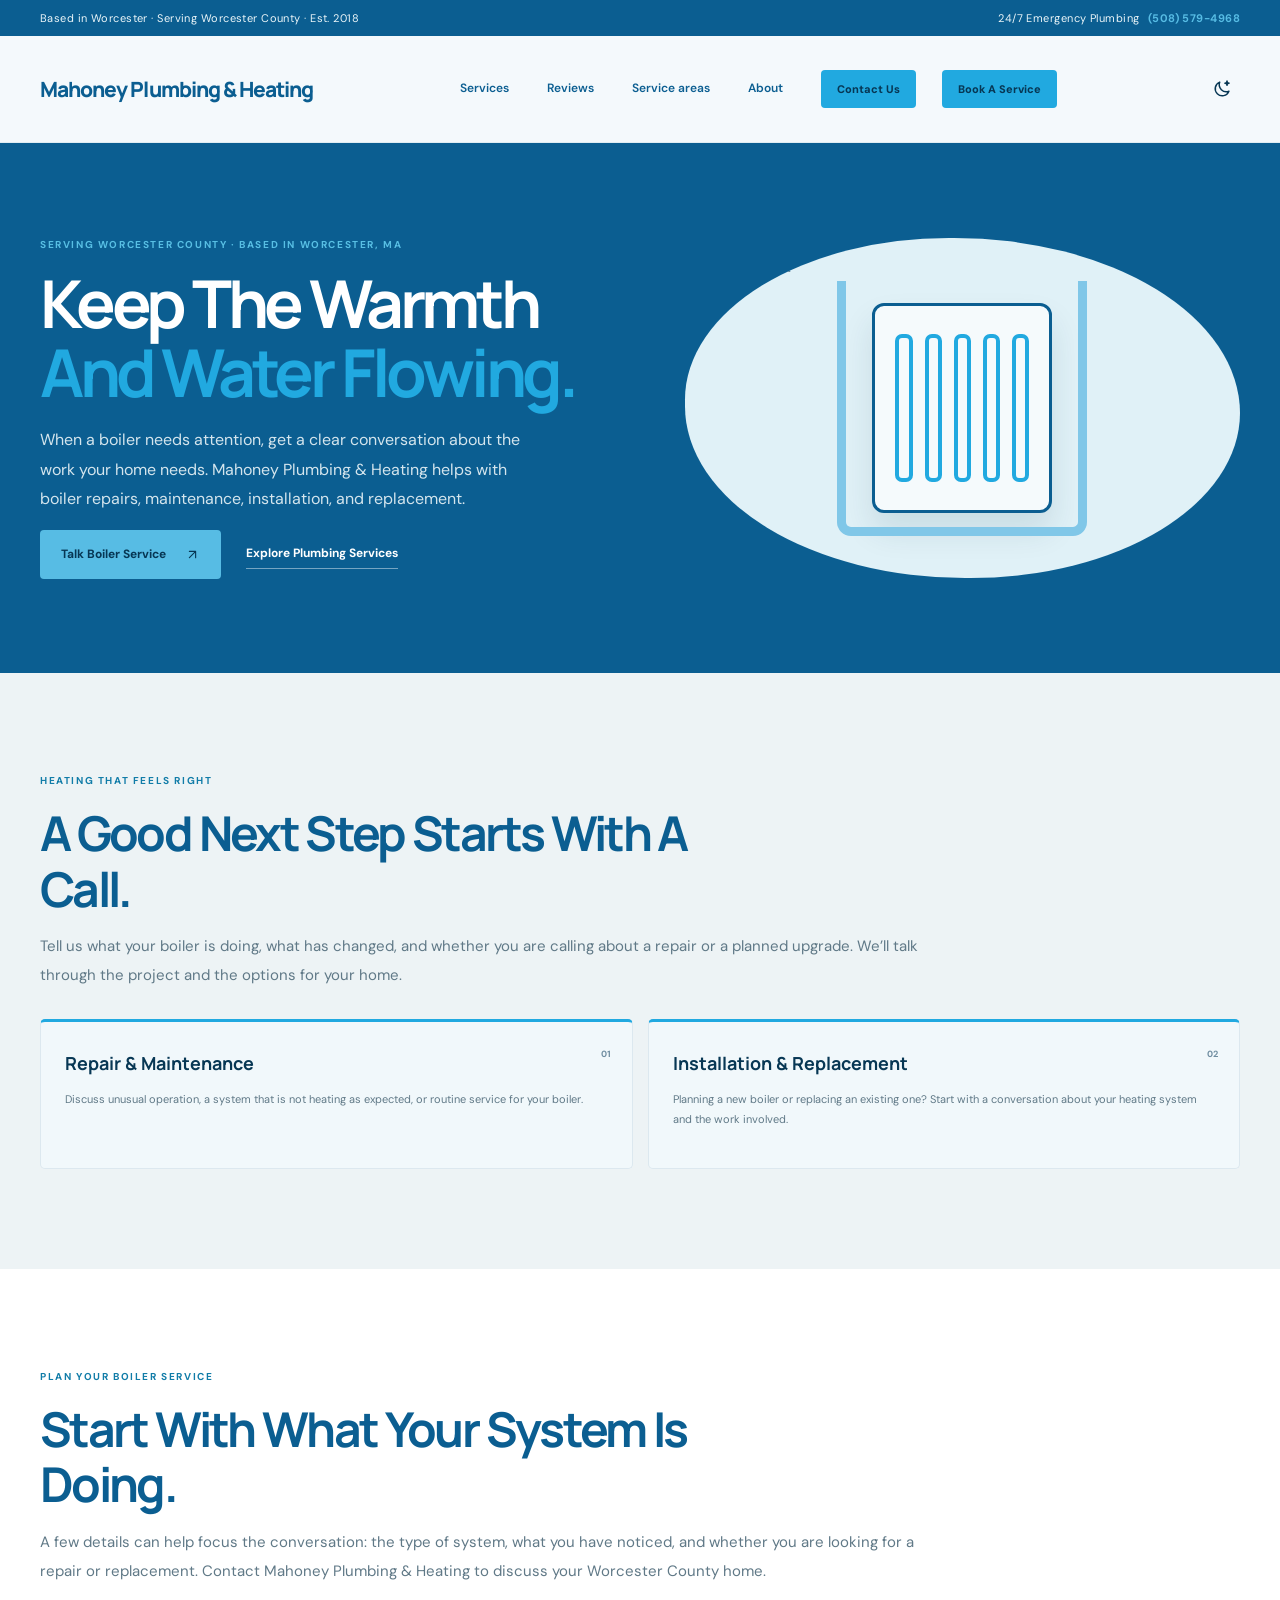
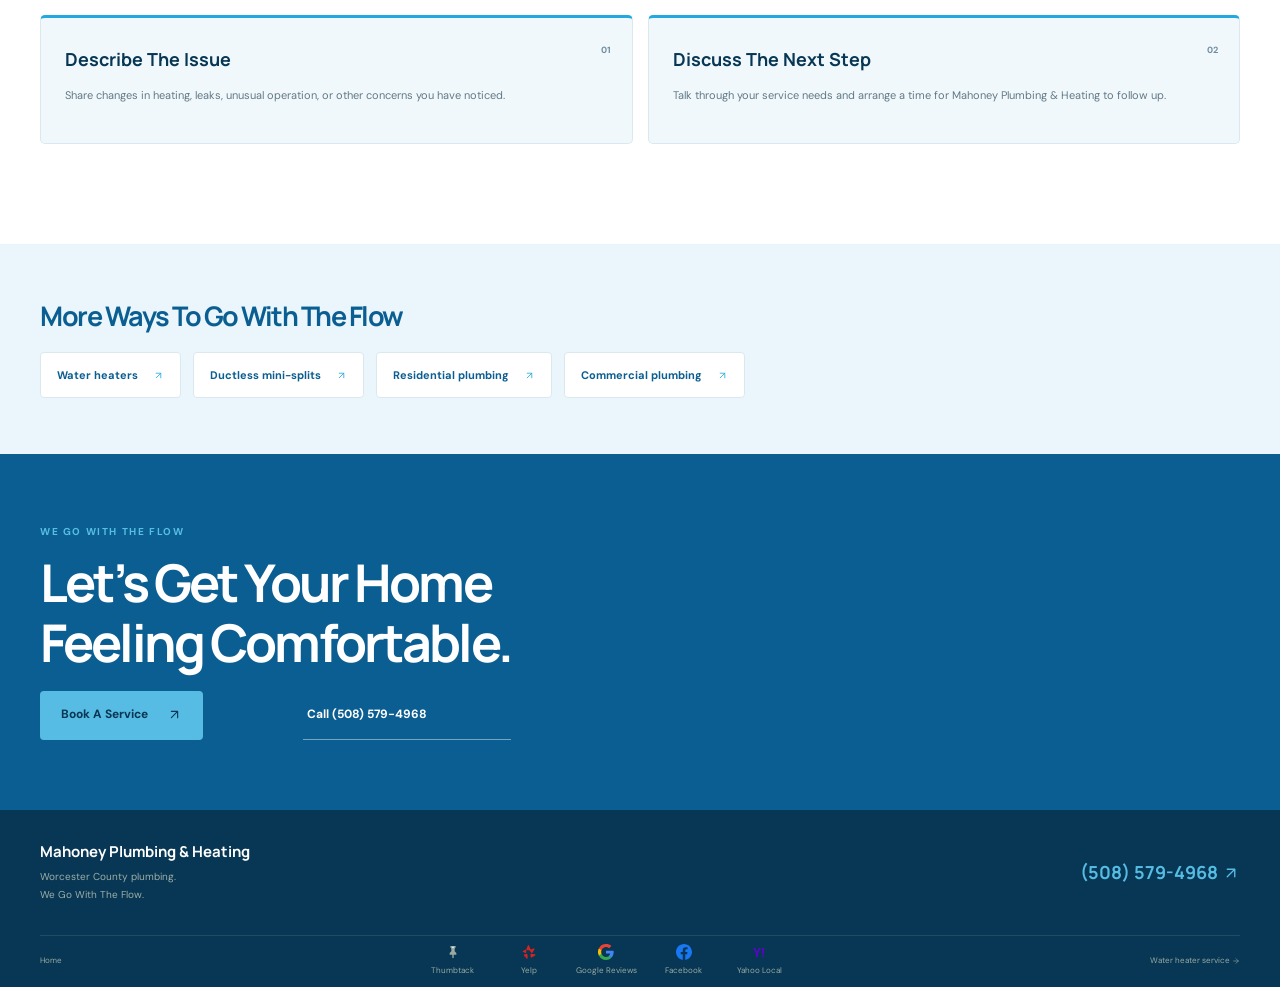
<file: boilers/index.html>
<!doctype html>
<html lang="en">
<head>
  <meta charset="utf-8"><meta name="viewport" content="width=device-width, initial-scale=1"><meta name="theme-color" content="#f5fafc">
  <meta name="description" content="Boiler repair, maintenance, installation, and replacement across Worcester County, based in Worcester. Mahoney Plumbing &amp; Heating helps keep the warmth flowing.">
  <title>Boiler Service | Mahoney Plumbing &amp; Heating</title>
  <link rel="icon" href="/images/logo.ico" type="image/x-icon">
  <link rel="canonical" href="https://mahoney-plumbing.com/boilers/">
  <meta property="og:type" content="website">
  <meta property="og:site_name" content="Mahoney Plumbing &amp; Heating">
  <meta property="og:title" content="Boiler Service | Mahoney Plumbing &amp; Heating">
  <meta property="og:description" content="Boiler repair, maintenance, installation, and replacement across Worcester County, based in Worcester. Mahoney Plumbing &amp; Heating helps keep the warmth flowing.">
  <meta property="og:url" content="https://mahoney-plumbing.com/boilers/">
  <meta property="og:image" content="https://mahoney-plumbing.com/images/logo-transparent.png">
  <meta name="twitter:card" content="summary"><link rel="stylesheet" href="/css/style.css"><script src="/js/script.js" defer></script>
  <meta name="keywords" content="boiler repair Worcester County, boiler installation Worcester MA, boiler replacement, heating system plumbing service">
  <script>try{const t=localStorage.getItem('mahoney-theme');if(t==='dark'||t==='light')document.documentElement.dataset.theme=t;else if(matchMedia('(prefers-color-scheme: dark)').matches)document.documentElement.dataset.theme='dark'}catch(e){if(matchMedia('(prefers-color-scheme: dark)').matches)document.documentElement.dataset.theme='dark'}</script></head>
<body>
  <a class="skip-link" href="#main">Skip to content</a><div class="topline"><div class="wrap topbar"><span>Based in Worcester &middot; Serving Worcester County &middot; Est. 2018</span><a href="tel:+15085794968">24/7 Emergency Plumbing <b>(508) 579-4968</b></a></div></div>
  <header class="header"><div class="wrap header-inner"><a class="brand" href="/" aria-label="Mahoney Plumbing &amp; Heating home"><span class="header-wordmark">Mahoney Plumbing &amp; Heating</span></a><button class="menu-toggle" aria-expanded="false" aria-controls="nav" type="button"><span>Menu</span><i aria-hidden="true">&#9776;</i></button><nav class="nav" id="nav" aria-label="Main navigation"><a href="/#services">Services</a><a href="/#reviews">Reviews</a><a href="/#service-area">Service areas</a><a href="/#about">About</a><a class="nav-contact" href="tel:+15085794968">Contact Us</a><a class="nav-schedule" href="/#schedule">Book A Service</a></nav><button class="theme-toggle" type="button" aria-label="Switch to dark mode" aria-pressed="false"><span class="theme-toggle-icon" aria-hidden="true"><svg class="theme-icon-moon" viewBox="0 0 24 24" fill="none" stroke="currentColor" stroke-width="1.8" stroke-linecap="round" stroke-linejoin="round" aria-hidden="true"><path d="M20.3 14.7A8.5 8.5 0 0 1 9.3 3.7 8.5 8.5 0 1 0 20.3 14.7Z"/><path d="m18 2.5.55 1.95L20.5 5l-1.95.55L18 7.5 17.45 5.55 15.5 5l1.95-.55L18 2.5Z"/></svg><svg class="theme-icon-sun" viewBox="0 0 24 24" fill="none" stroke="currentColor" stroke-width="1.8" stroke-linecap="round" stroke-linejoin="round"><circle cx="12" cy="12" r="4"/><path d="M12 2v2m0 16v2M4.93 4.93l1.42 1.42m11.3 11.3 1.42 1.42M2 12h2m16 0h2M4.93 19.07l1.42-1.42m11.3-11.3 1.42-1.42"/></svg></span></button></div></header>
  <main id="main"><section class="detail-hero detail-hero-dark"><div class="wrap detail-grid"><div><p class="eyebrow">Serving Worcester County &middot; Based in Worcester, MA</p><h1>Keep The Warmth<br><em>And Water Flowing.</em></h1><p>When a boiler needs attention, get a clear conversation about the work your home needs. Mahoney Plumbing &amp; Heating helps with boiler repairs, maintenance, installation, and replacement.</p><div class="hero-actions"><a class="button button-light" href="tel:+15085794968">Talk Boiler Service <span><svg class="arrow-icon" viewBox="0 0 24 24" aria-hidden="true" focusable="false"><path d="M7 17 17 7M7 7h10v10"/></svg></span></a><a class="detail-link-light" href="/plumbing/"">Explore Plumbing Services</a></div></div><div class="detail-illustration boiler-illustration" aria-hidden="true"><span>BOILER SERVICE</span><div class="radiator"><i></i><i></i><i></i><i></i><i></i></div><div class="radiator-pipes"></div></div></div></section>
    <section class="detail-section"><div class="wrap"><p class="eyebrow muted">Heating that feels right</p><h2>A Good Next Step Starts With A Call.</h2><p class="detail-intro">Tell us what your boiler is doing, what has changed, and whether you are calling about a repair or a planned upgrade. We&rsquo;ll talk through the project and the options for your home.</p><div class="detail-cards"><article><span class="detail-index">01</span><h3>Repair &amp; Maintenance</h3><p>Discuss unusual operation, a system that is not heating as expected, or routine service for your boiler.</p></article><article><span class="detail-index">02</span><h3>Installation &amp; Replacement</h3><p>Planning a new boiler or replacing an existing one? Start with a conversation about your heating system and the work involved.</p></article></div></div></section>
    <section class="detail-section"><div class="wrap"><p class="eyebrow muted">Plan your boiler service</p><h2>Start With What Your System Is Doing.</h2><p class="detail-intro">A few details can help focus the conversation: the type of system, what you have noticed, and whether you are looking for a repair or replacement. Contact Mahoney Plumbing &amp; Heating to discuss your Worcester County home.</p><div class="detail-cards"><article><span class="detail-index">01</span><h3>Describe The Issue</h3><p>Share changes in heating, leaks, unusual operation, or other concerns you have noticed.</p></article><article><span class="detail-index">02</span><h3>Discuss The Next Step</h3><p>Talk through your service needs and arrange a time for Mahoney Plumbing &amp; Heating to follow up.</p></article></div></div></section>
    <section class="related-services"><div class="wrap"><h2>More Ways To Go With The Flow</h2><div class="related-links"><a href="/water-heaters/"">Water heaters <span><svg class="arrow-icon" viewBox="0 0 24 24" aria-hidden="true" focusable="false"><path d="M7 17 17 7M7 7h10v10"/></svg></span></a><a href="/ductless-mini-splits/"">Ductless mini-splits <span><svg class="arrow-icon" viewBox="0 0 24 24" aria-hidden="true" focusable="false"><path d="M7 17 17 7M7 7h10v10"/></svg></span></a><a href="/plumbing/"">Residential plumbing <span><svg class="arrow-icon" viewBox="0 0 24 24" aria-hidden="true" focusable="false"><path d="M7 17 17 7M7 7h10v10"/></svg></span></a><a href="/commercial/"">Commercial plumbing <span><svg class="arrow-icon" viewBox="0 0 24 24" aria-hidden="true" focusable="false"><path d="M7 17 17 7M7 7h10v10"/></svg></span></a></div></div></section><section class="detail-cta"><div class="wrap"><p class="eyebrow">We Go With The Flow</p><h2>Let&rsquo;s Get Your Home<br>Feeling Comfortable.</h2><a class="button button-light" href="/#schedule">Book A Service <span><svg class="arrow-icon" viewBox="0 0 24 24" aria-hidden="true" focusable="false"><path d="M7 17 17 7M7 7h10v10"/></svg></span></a><a class="detail-link-light" href="tel:+15085794968">Call (508) 579-4968</a></div></section></main>
  <footer class="footer"><div class="wrap footer-main"><div class="footer-brand"><strong>Mahoney Plumbing &amp; Heating</strong><p>Worcester County plumbing.<br>We Go With The Flow.</p></div><a class="footer-phone" href="tel:+15085794968">(508) 579-4968 <svg class="arrow-icon" viewBox="0 0 24 24" aria-hidden="true" focusable="false"><path d="M7 17 17 7M7 7h10v10"/></svg></a></div><div class="wrap footer-bottom"><a href="/">Home</a><span><a class="social-link" href="https://www.thumbtack.com/ma/worcester/repiping-specialists/mahoney-plumbing-heating/service/353082834228191252" target="_blank" rel="noopener noreferrer"><svg class="social-icon icon-thumbtack" viewBox="0 0 24 24" aria-hidden="true"><path d="M8 3h8v2l-1.5 2v4l2.5 2.5V16h-4v5h-2v-5H7v-2.5L9.5 11V7L8 5V3Z" fill="currentColor"/><circle cx="12" cy="5" r="1.2" fill="#fff"/></svg><span class="social-label">Thumbtack</span></a><a class="social-link" href="https://www.yelp.com/biz/mahoney-plumbing-and-heating-worcester" target="_blank" rel="noopener noreferrer"><svg class="social-icon icon-yelp" viewBox="0 0 24 24" aria-hidden="true"><path fill="#d32323" d="M10.2 2.4c.2-.8 1.2-1 1.7-.3l2.4 5.4c.3.8-.1 1.4-.9 1.5L9 9.5c-.8.1-1.3-.5-1.1-1.3l2.3-5.8Zm8.9 4.2c.7-.3 1.4.4 1.1 1.1l-2.8 5.1c-.4.7-1.1.8-1.7.2l-2.5-2.6c-.6-.6-.4-1.3.3-1.7l5.6-2.1ZM21 15.5c.8.2 1 1.2.3 1.7l-5.2 3c-.7.4-1.4.1-1.5-.7l-.5-3.6c-.1-.8.4-1.3 1.2-1.2l5.7.8ZM10 21.3c-.1.8-1.1 1.1-1.7.5l-3.9-4.5c-.5-.6-.3-1.3.5-1.6l3.5-1.1c.8-.2 1.3.2 1.3 1l.3 5.7ZM3.1 12.1c-.8-.3-.8-1.3-.1-1.7l3.2-1.9c.7-.4 1.4-.1 1.5.7l.3 3.3c.1.8-.5 1.3-1.3 1.1l-3.6-1.5Z"/></svg><span class="social-label">Yelp</span></a><a class="social-link" href="https://share.google/WZ4hM1BKlXfqdcPay" target="_blank" rel="noopener noreferrer"><svg class="social-icon icon-google" viewBox="0 0 24 24" aria-hidden="true"><path fill="#4285F4" d="M23.49 12.27c0-.78-.07-1.53-.2-2.27H12v4.3h6.44a5.5 5.5 0 0 1-2.39 3.61v2.77h3.87c2.26-2.08 3.57-5.15 3.57-8.41Z"/><path fill="#34A853" d="M12 24c3.24 0 5.96-1.08 7.95-2.92l-3.87-2.77c-1.08.72-2.45 1.15-4.08 1.15-3.14 0-5.8-2.12-6.75-4.97H1.25v2.85A12 12 0 0 0 12 24Z"/><path fill="#FBBC05" d="M5.25 14.49a7.2 7.2 0 0 1 0-4.98V6.66H1.25a12 12 0 0 0 0 10.68l4-2.85Z"/><path fill="#EA4335" d="M12 4.54c1.77 0 3.35.61 4.6 1.8l3.45-3.45C17.95.99 15.24 0 12 0A12 12 0 0 0 1.25 6.66l4 2.85c.95-2.85 3.61-4.97 6.75-4.97Z"/></svg><span class="social-label">Google Reviews</span></a><a class="social-link" href="https://www.facebook.com/MahoneyPlumbingLLC/" target="_blank" rel="noopener noreferrer"><svg class="social-icon icon-facebook" viewBox="0 0 24 24" aria-hidden="true"><path fill="#1877F2" d="M24 12.07C24 5.4 18.63 0 12 0S0 5.4 0 12.07c0 6.02 4.39 11.02 10.13 11.93v-8.44H7.08v-3.49h3.05V9.41c0-3.02 1.79-4.69 4.54-4.69 1.31 0 2.68.24 2.68.24v2.96h-1.51c-1.49 0-1.95.93-1.95 1.88v2.26h3.32l-.53 3.49h-2.79V24C19.61 23.09 24 18.09 24 12.07Z"/></svg><span class="social-label">Facebook</span></a><a class="social-link" href="https://local.yahoo.com/info-222232329-mahoney-plumbing-heating-worcester/" target="_blank" rel="noopener noreferrer"><svg class="social-icon icon-yahoo" viewBox="0 0 24 24" aria-hidden="true"><text x="1" y="19" fill="#6001d2" font-family="Arial,sans-serif" font-size="19" font-weight="800">Y!</text></svg><span class="social-label">Yahoo Local</span></a></span><a href="/water-heaters/"">Water heater service <svg class="arrow-icon" viewBox="0 0 24 24" aria-hidden="true" focusable="false"><path d="M5 12h14m-7-7 7 7-7 7"/></svg></a></div></footer>
</body></html>
</file>
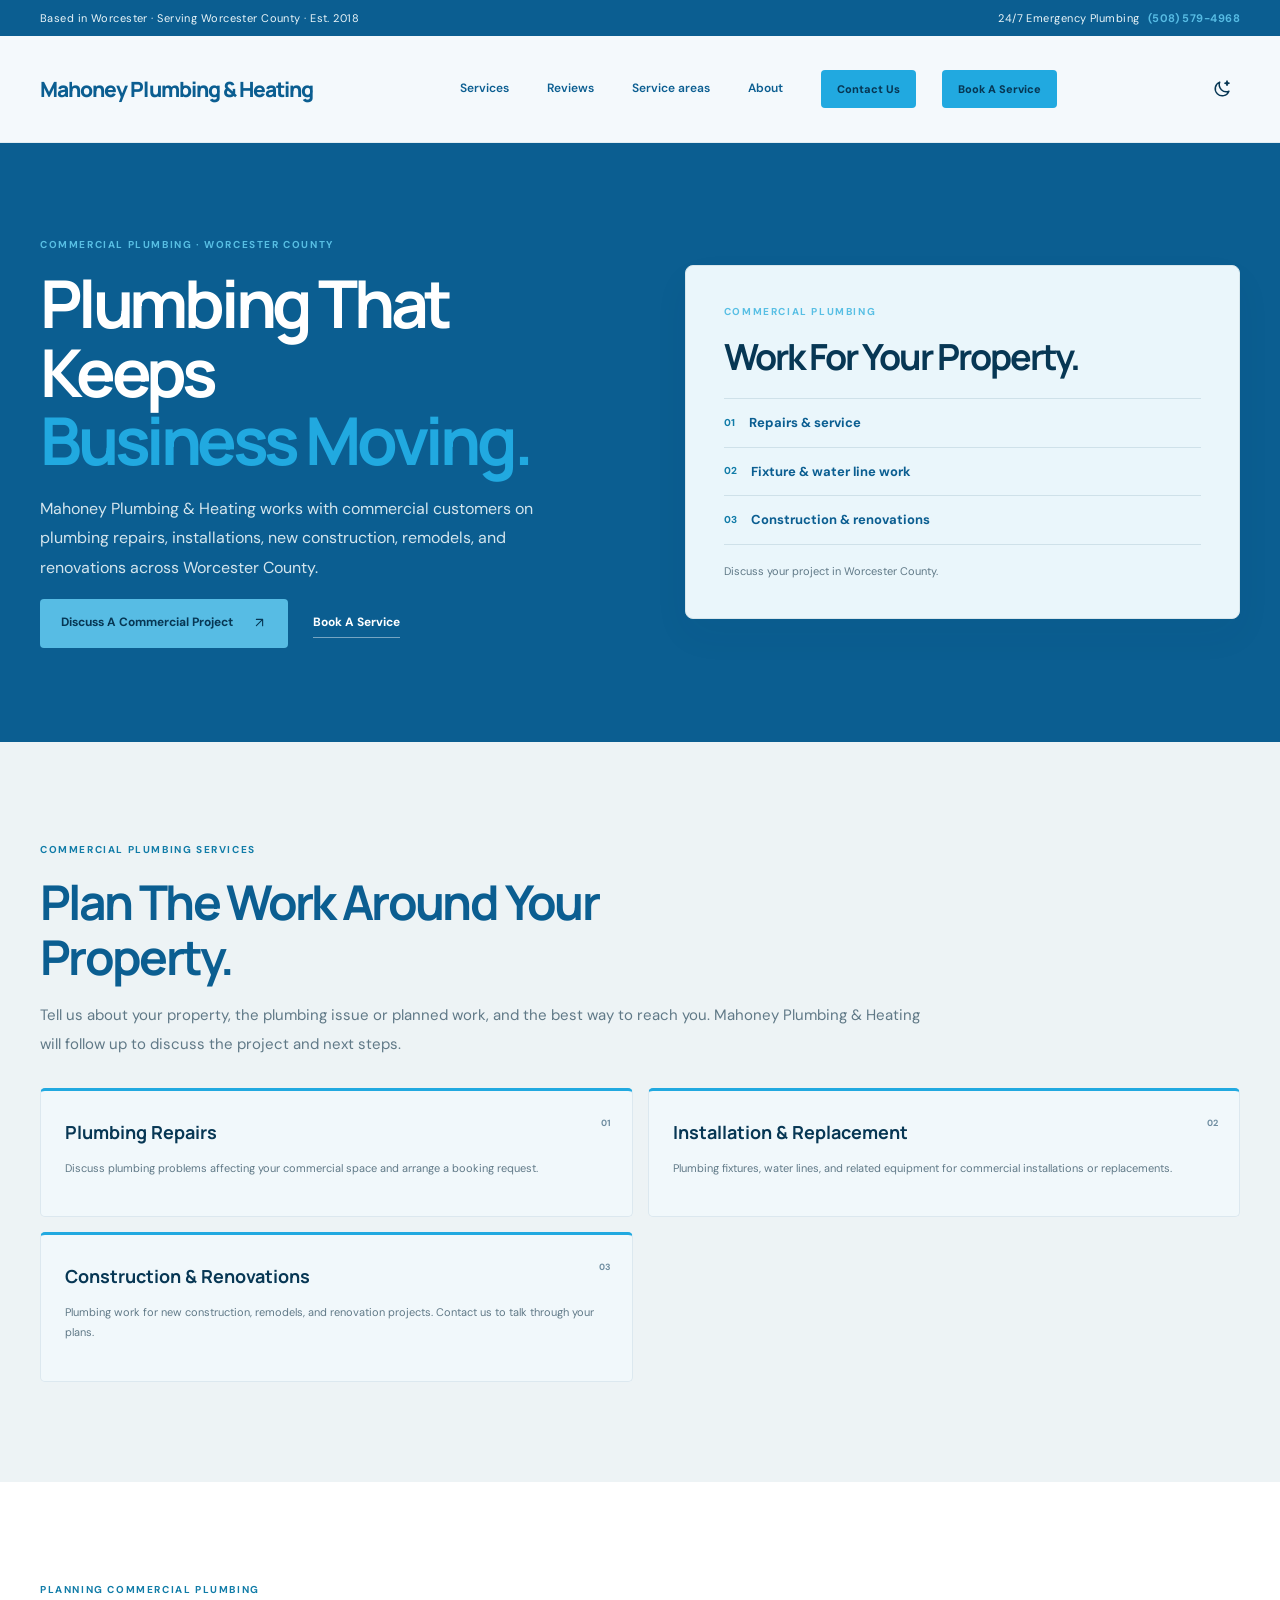
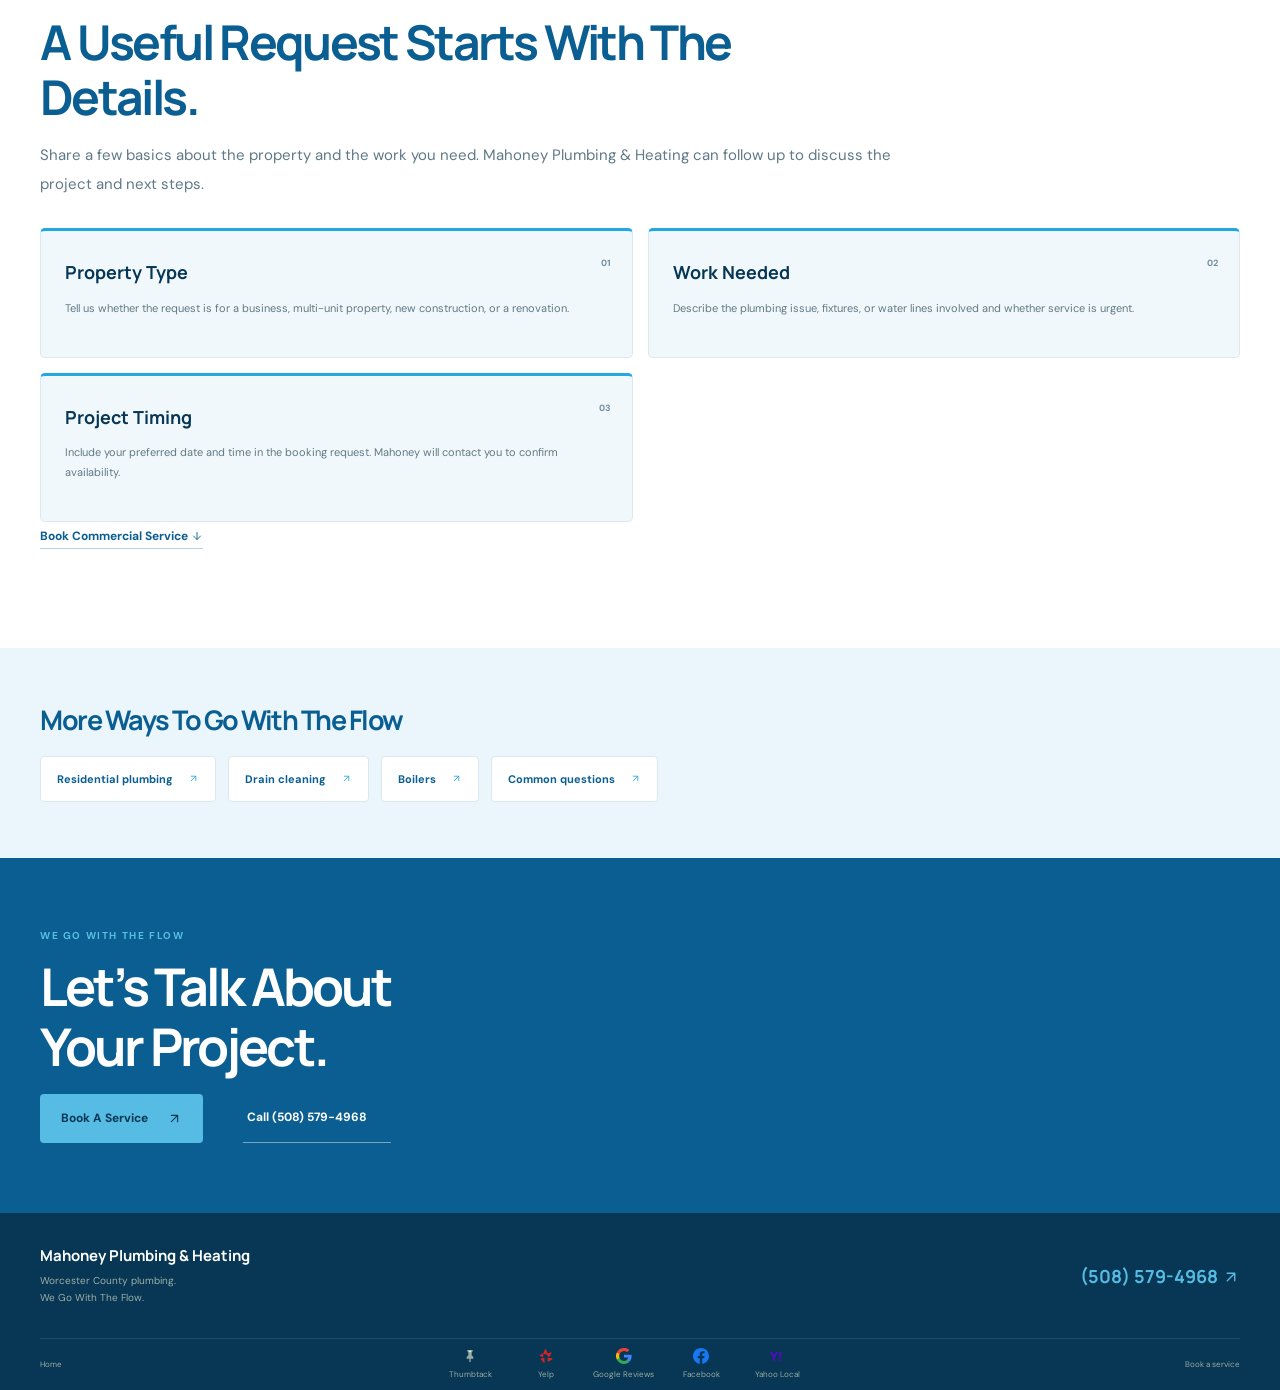
<file: commercial/index.html>
<!doctype html>
<html lang="en">
<head>
  <meta charset="utf-8"><meta name="viewport" content="width=device-width, initial-scale=1"><meta name="theme-color" content="#f5fafc">
  <meta name="description" content="Commercial plumbing for repairs, installations, new construction, and renovations in Worcester County. Contact Mahoney Plumbing &amp; Heating in Worcester, MA.">
  <title>Commercial Plumbing | Mahoney Plumbing &amp; Heating | Worcester County</title>
  <link rel="icon" href="/images/logo.ico" type="image/x-icon">
  <link rel="canonical" href="https://mahoney-plumbing.com/commercial/">
  <meta property="og:type" content="website">
  <meta property="og:site_name" content="Mahoney Plumbing &amp; Heating">
  <meta property="og:title" content="Commercial Plumbing | Mahoney Plumbing &amp; Heating | Worcester County">
  <meta property="og:description" content="Commercial plumbing for repairs, installations, new construction, and renovations in Worcester County. Contact Mahoney Plumbing &amp; Heating in Worcester, MA.">
  <meta property="og:url" content="https://mahoney-plumbing.com/commercial/">
  <meta property="og:image" content="https://mahoney-plumbing.com/images/logo-transparent.png">
  <meta name="twitter:card" content="summary"><link rel="stylesheet" href="/css/style.css"><script src="/js/script.js" defer></script>
  <meta name="keywords" content="commercial plumbing Worcester County, commercial plumber Worcester MA, business plumbing repair, commercial plumbing installation, new construction plumbing">
  <script>try{const t=localStorage.getItem('mahoney-theme');if(t==='dark'||t==='light')document.documentElement.dataset.theme=t;else if(matchMedia('(prefers-color-scheme: dark)').matches)document.documentElement.dataset.theme='dark'}catch(e){if(matchMedia('(prefers-color-scheme: dark)').matches)document.documentElement.dataset.theme='dark'}</script></head>
<body>
  <a class="skip-link" href="#main">Skip to content</a><div class="topline"><div class="wrap topbar"><span>Based in Worcester &middot; Serving Worcester County &middot; Est. 2018</span><a href="tel:+15085794968">24/7 Emergency Plumbing <b>(508) 579-4968</b></a></div></div>
  <header class="header"><div class="wrap header-inner"><a class="brand" href="/" aria-label="Mahoney Plumbing &amp; Heating home"><span class="header-wordmark">Mahoney Plumbing &amp; Heating</span></a><button class="menu-toggle" aria-expanded="false" aria-controls="nav" type="button"><span>Menu</span><i aria-hidden="true">&#9776;</i></button><nav class="nav" id="nav" aria-label="Main navigation"><a href="/#services">Services</a><a href="/#reviews">Reviews</a><a href="/#service-area">Service areas</a><a href="/#about">About</a><a class="nav-contact" href="tel:+15085794968">Contact Us</a><a class="nav-schedule" href="/#schedule">Book A Service</a></nav><button class="theme-toggle" type="button" aria-label="Switch to dark mode" aria-pressed="false"><span class="theme-toggle-icon" aria-hidden="true"><svg class="theme-icon-moon" viewBox="0 0 24 24" fill="none" stroke="currentColor" stroke-width="1.8" stroke-linecap="round" stroke-linejoin="round" aria-hidden="true"><path d="M20.3 14.7A8.5 8.5 0 0 1 9.3 3.7 8.5 8.5 0 1 0 20.3 14.7Z"/><path d="m18 2.5.55 1.95L20.5 5l-1.95.55L18 7.5 17.45 5.55 15.5 5l1.95-.55L18 2.5Z"/></svg><svg class="theme-icon-sun" viewBox="0 0 24 24" fill="none" stroke="currentColor" stroke-width="1.8" stroke-linecap="round" stroke-linejoin="round"><circle cx="12" cy="12" r="4"/><path d="M12 2v2m0 16v2M4.93 4.93l1.42 1.42m11.3 11.3 1.42 1.42M2 12h2m16 0h2M4.93 19.07l1.42-1.42m11.3-11.3 1.42-1.42"/></svg></span></button></div></header>
  <main id="main"><section class="detail-hero detail-hero-dark"><div class="wrap detail-grid"><div><p class="eyebrow">Commercial plumbing &middot; Worcester County</p><h1>Plumbing That Keeps<br><em>Business Moving.</em></h1><p>Mahoney Plumbing &amp; Heating works with commercial customers on plumbing repairs, installations, new construction, remodels, and renovations across Worcester County.</p><div class="hero-actions"><a class="button button-light" href="tel:+15085794968">Discuss A Commercial Project <span><svg class="arrow-icon" viewBox="0 0 24 24" aria-hidden="true" focusable="false"><path d="M7 17 17 7M7 7h10v10"/></svg></span></a><a class="detail-link-light" href="/#schedule">Book A Service</a></div></div><aside class="service-highlight-panel service-highlight-panel-light" aria-label="Commercial plumbing service overview"><p class="eyebrow muted">Commercial plumbing</p><h2>Work For Your Property.</h2><ul><li><span>01</span> Repairs &amp; service</li><li><span>02</span> Fixture &amp; water line work</li><li><span>03</span> Construction &amp; renovations</li></ul><p>Discuss your project in Worcester County.</p></aside></div></section>
    <section class="detail-section"><div class="wrap"><p class="eyebrow muted">Commercial plumbing services</p><h2>Plan The Work Around Your Property.</h2><p class="detail-intro">Tell us about your property, the plumbing issue or planned work, and the best way to reach you. Mahoney Plumbing &amp; Heating will follow up to discuss the project and next steps.</p><div class="detail-cards"><article><span class="detail-index">01</span><h3>Plumbing Repairs</h3><p>Discuss plumbing problems affecting your commercial space and arrange a booking request.</p></article><article><span class="detail-index">02</span><h3>Installation &amp; Replacement</h3><p>Plumbing fixtures, water lines, and related equipment for commercial installations or replacements.</p></article><article><span class="detail-index">03</span><h3>Construction &amp; Renovations</h3><p>Plumbing work for new construction, remodels, and renovation projects. Contact us to talk through your plans.</p></article></div></div></section>
    <section class="detail-section"><div class="wrap"><p class="eyebrow muted">Planning commercial plumbing</p><h2>A Useful Request Starts With The Details.</h2><p class="detail-intro">Share a few basics about the property and the work you need. Mahoney Plumbing &amp; Heating can follow up to discuss the project and next steps.</p><div class="detail-cards"><article><span class="detail-index">01</span><h3>Property Type</h3><p>Tell us whether the request is for a business, multi-unit property, new construction, or a renovation.</p></article><article><span class="detail-index">02</span><h3>Work Needed</h3><p>Describe the plumbing issue, fixtures, or water lines involved and whether service is urgent.</p></article><article><span class="detail-index">03</span><h3>Project Timing</h3><p>Include your preferred date and time in the booking request. Mahoney will contact you to confirm availability.</p></article></div><a class="underlink" href="/#schedule">Book Commercial Service <svg class="arrow-icon" viewBox="0 0 24 24" aria-hidden="true" focusable="false"><path d="M12 5v14m-7-7 7 7 7-7"/></svg></a></div></section>
    <section class="related-services"><div class="wrap"><h2>More Ways To Go With The Flow</h2><div class="related-links"><a href="/plumbing/"">Residential plumbing <span><svg class="arrow-icon" viewBox="0 0 24 24" aria-hidden="true" focusable="false"><path d="M7 17 17 7M7 7h10v10"/></svg></span></a><a href="/drain-cleaning/"">Drain cleaning <span><svg class="arrow-icon" viewBox="0 0 24 24" aria-hidden="true" focusable="false"><path d="M7 17 17 7M7 7h10v10"/></svg></span></a><a href="/boilers/"">Boilers <span><svg class="arrow-icon" viewBox="0 0 24 24" aria-hidden="true" focusable="false"><path d="M7 17 17 7M7 7h10v10"/></svg></span></a><a href="/#faq">Common questions <span><svg class="arrow-icon" viewBox="0 0 24 24" aria-hidden="true" focusable="false"><path d="M7 17 17 7M7 7h10v10"/></svg></span></a></div></div></section>
    <section class="detail-cta"><div class="wrap"><p class="eyebrow">We Go With The Flow</p><h2>Let&rsquo;s Talk About<br>Your Project.</h2><a class="button button-light" href="/#schedule">Book A Service <span><svg class="arrow-icon" viewBox="0 0 24 24" aria-hidden="true" focusable="false"><path d="M7 17 17 7M7 7h10v10"/></svg></span></a><a class="detail-link-light" href="tel:+15085794968">Call (508) 579-4968</a></div></section></main>
  <footer class="footer"><div class="wrap footer-main"><div class="footer-brand"><strong>Mahoney Plumbing &amp; Heating</strong><p>Worcester County plumbing.<br>We Go With The Flow.</p></div><a class="footer-phone" href="tel:+15085794968">(508) 579-4968 <svg class="arrow-icon" viewBox="0 0 24 24" aria-hidden="true" focusable="false"><path d="M7 17 17 7M7 7h10v10"/></svg></a></div><div class="wrap footer-bottom"><a href="/">Home</a><span><a class="social-link" href="https://www.thumbtack.com/ma/worcester/repiping-specialists/mahoney-plumbing-heating/service/353082834228191252" target="_blank" rel="noopener noreferrer"><svg class="social-icon icon-thumbtack" viewBox="0 0 24 24" aria-hidden="true"><path d="M8 3h8v2l-1.5 2v4l2.5 2.5V16h-4v5h-2v-5H7v-2.5L9.5 11V7L8 5V3Z" fill="currentColor"/><circle cx="12" cy="5" r="1.2" fill="#fff"/></svg><span class="social-label">Thumbtack</span></a><a class="social-link" href="https://www.yelp.com/biz/mahoney-plumbing-and-heating-worcester" target="_blank" rel="noopener noreferrer"><svg class="social-icon icon-yelp" viewBox="0 0 24 24" aria-hidden="true"><path fill="#d32323" d="M10.2 2.4c.2-.8 1.2-1 1.7-.3l2.4 5.4c.3.8-.1 1.4-.9 1.5L9 9.5c-.8.1-1.3-.5-1.1-1.3l2.3-5.8Zm8.9 4.2c.7-.3 1.4.4 1.1 1.1l-2.8 5.1c-.4.7-1.1.8-1.7.2l-2.5-2.6c-.6-.6-.4-1.3.3-1.7l5.6-2.1ZM21 15.5c.8.2 1 1.2.3 1.7l-5.2 3c-.7.4-1.4.1-1.5-.7l-.5-3.6c-.1-.8.4-1.3 1.2-1.2l5.7.8ZM10 21.3c-.1.8-1.1 1.1-1.7.5l-3.9-4.5c-.5-.6-.3-1.3.5-1.6l3.5-1.1c.8-.2 1.3.2 1.3 1l.3 5.7ZM3.1 12.1c-.8-.3-.8-1.3-.1-1.7l3.2-1.9c.7-.4 1.4-.1 1.5.7l.3 3.3c.1.8-.5 1.3-1.3 1.1l-3.6-1.5Z"/></svg><span class="social-label">Yelp</span></a><a class="social-link" href="https://share.google/WZ4hM1BKlXfqdcPay" target="_blank" rel="noopener noreferrer"><svg class="social-icon icon-google" viewBox="0 0 24 24" aria-hidden="true"><path fill="#4285F4" d="M23.49 12.27c0-.78-.07-1.53-.2-2.27H12v4.3h6.44a5.5 5.5 0 0 1-2.39 3.61v2.77h3.87c2.26-2.08 3.57-5.15 3.57-8.41Z"/><path fill="#34A853" d="M12 24c3.24 0 5.96-1.08 7.95-2.92l-3.87-2.77c-1.08.72-2.45 1.15-4.08 1.15-3.14 0-5.8-2.12-6.75-4.97H1.25v2.85A12 12 0 0 0 12 24Z"/><path fill="#FBBC05" d="M5.25 14.49a7.2 7.2 0 0 1 0-4.98V6.66H1.25a12 12 0 0 0 0 10.68l4-2.85Z"/><path fill="#EA4335" d="M12 4.54c1.77 0 3.35.61 4.6 1.8l3.45-3.45C17.95.99 15.24 0 12 0A12 12 0 0 0 1.25 6.66l4 2.85c.95-2.85 3.61-4.97 6.75-4.97Z"/></svg><span class="social-label">Google Reviews</span></a><a class="social-link" href="https://www.facebook.com/MahoneyPlumbingLLC/" target="_blank" rel="noopener noreferrer"><svg class="social-icon icon-facebook" viewBox="0 0 24 24" aria-hidden="true"><path fill="#1877F2" d="M24 12.07C24 5.4 18.63 0 12 0S0 5.4 0 12.07c0 6.02 4.39 11.02 10.13 11.93v-8.44H7.08v-3.49h3.05V9.41c0-3.02 1.79-4.69 4.54-4.69 1.31 0 2.68.24 2.68.24v2.96h-1.51c-1.49 0-1.95.93-1.95 1.88v2.26h3.32l-.53 3.49h-2.79V24C19.61 23.09 24 18.09 24 12.07Z"/></svg><span class="social-label">Facebook</span></a><a class="social-link" href="https://local.yahoo.com/info-222232329-mahoney-plumbing-heating-worcester/" target="_blank" rel="noopener noreferrer"><svg class="social-icon icon-yahoo" viewBox="0 0 24 24" aria-hidden="true"><text x="1" y="19" fill="#6001d2" font-family="Arial,sans-serif" font-size="19" font-weight="800">Y!</text></svg><span class="social-label">Yahoo Local</span></a></span><a href="/#schedule">Book a service</a></div></footer>
</body></html>
</file>
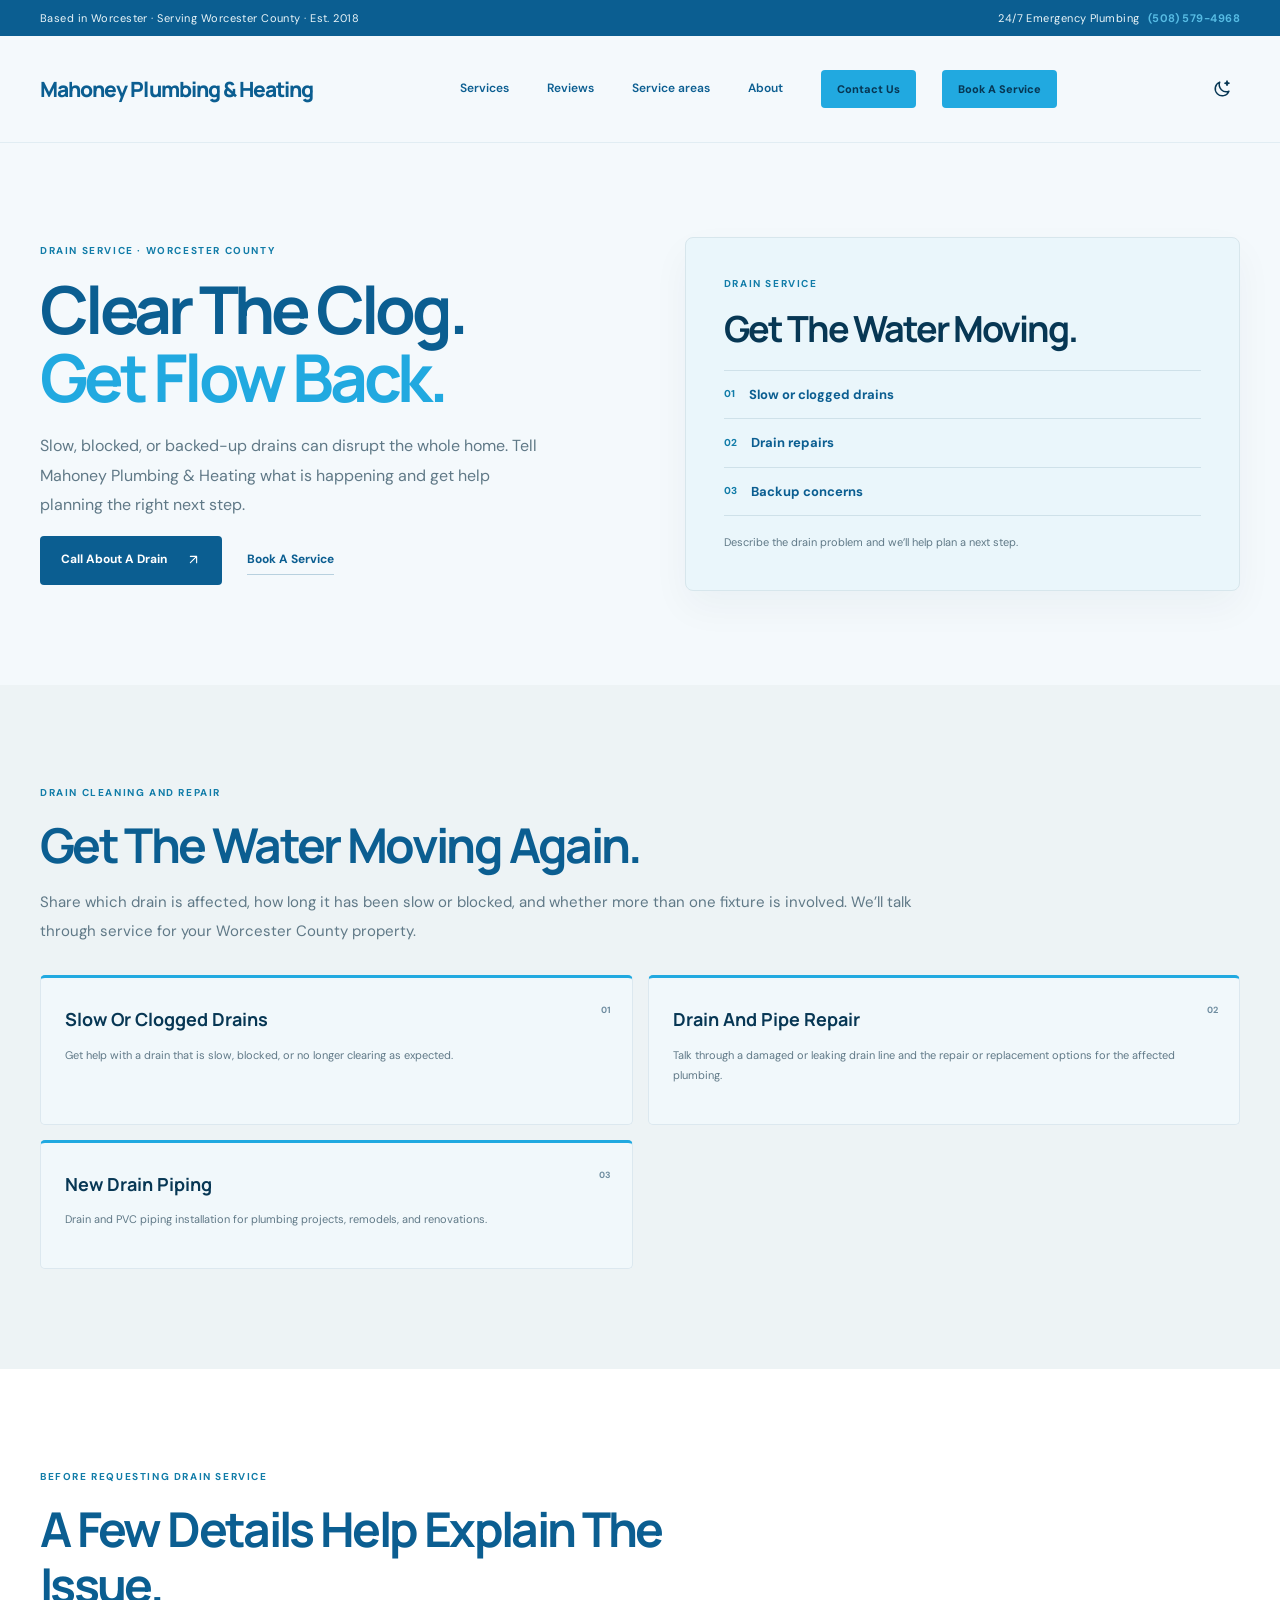
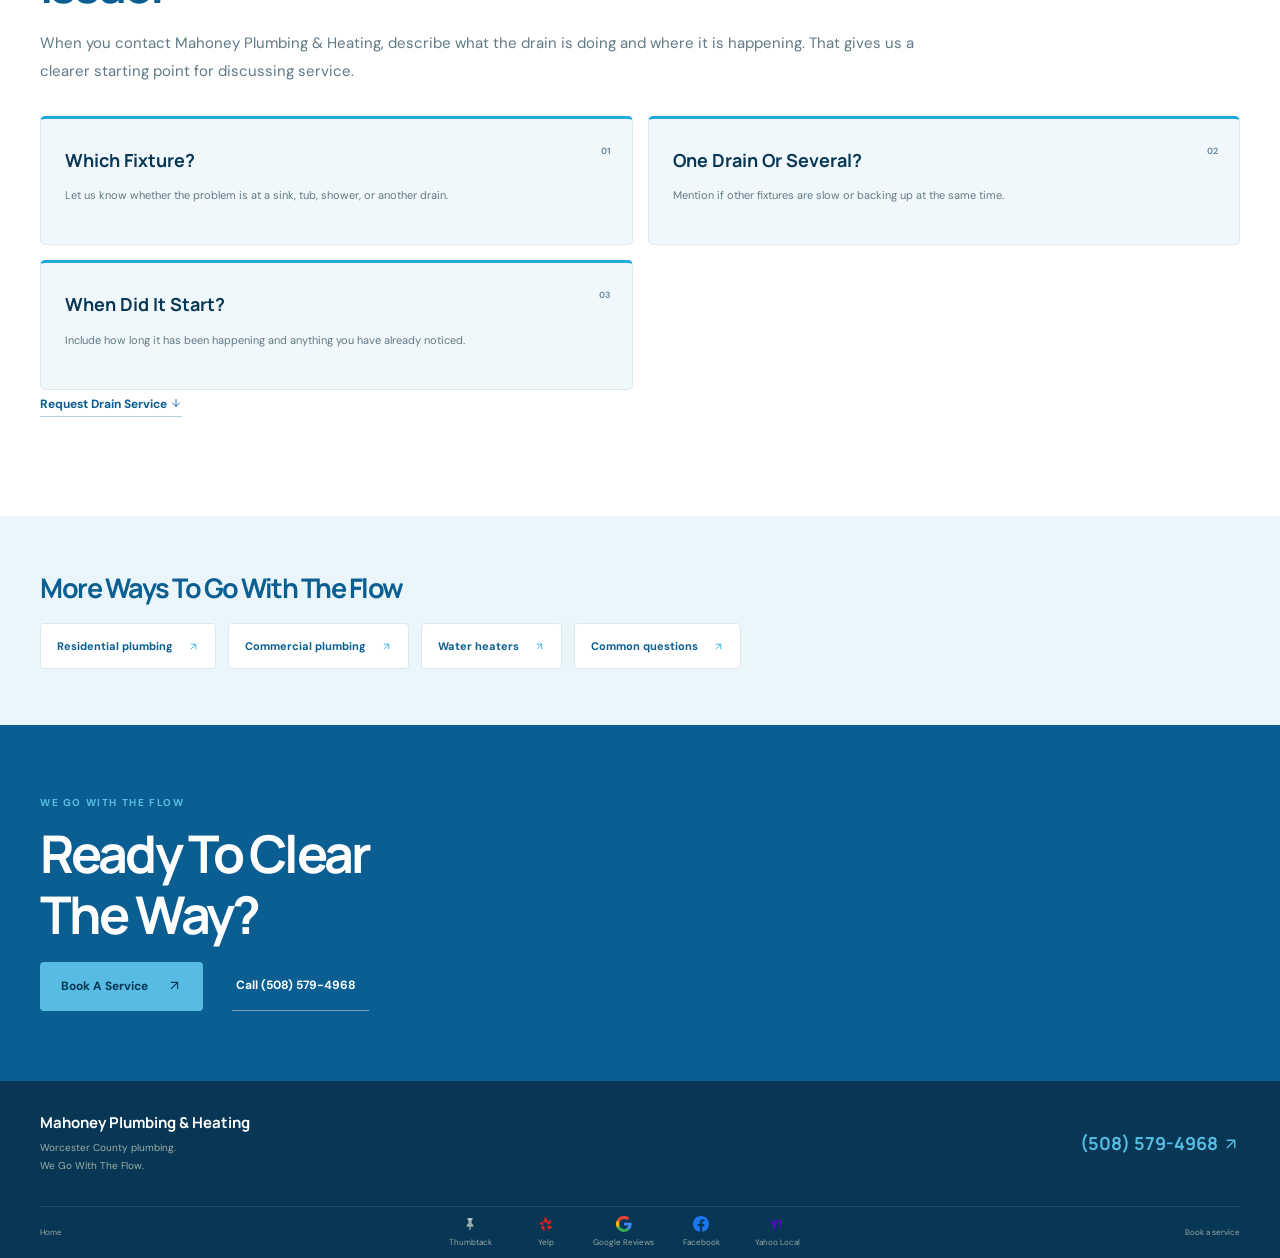
<file: drain-cleaning/index.html>
<!doctype html>
<html lang="en">
<head>
  <meta charset="utf-8"><meta name="viewport" content="width=device-width, initial-scale=1"><meta name="theme-color" content="#f5fafc">
  <meta name="description" content="Drain cleaning and plumbing help for slow or clogged drains in Worcester County. Call Mahoney Plumbing &amp; Heating, based in Worcester, MA.">
  <title>Drain Cleaning | Mahoney Plumbing &amp; Heating | Worcester County</title>
  <link rel="icon" href="/images/logo.ico" type="image/x-icon">
  <link rel="canonical" href="https://mahoney-plumbing.com/drain-cleaning/">
  <meta property="og:type" content="website">
  <meta property="og:site_name" content="Mahoney Plumbing &amp; Heating">
  <meta property="og:title" content="Drain Cleaning | Mahoney Plumbing &amp; Heating | Worcester County">
  <meta property="og:description" content="Drain cleaning and plumbing help for slow or clogged drains in Worcester County. Call Mahoney Plumbing &amp; Heating, based in Worcester, MA.">
  <meta property="og:url" content="https://mahoney-plumbing.com/drain-cleaning/">
  <meta property="og:image" content="https://mahoney-plumbing.com/images/logo-transparent.png">
  <meta name="twitter:card" content="summary"><link rel="stylesheet" href="/css/style.css"><script src="/js/script.js" defer></script>
  <meta name="keywords" content="drain cleaning Worcester County, clogged drain plumber Worcester MA, slow drain service, drain repair, PVC drain installation">
  <script>try{const t=localStorage.getItem('mahoney-theme');if(t==='dark'||t==='light')document.documentElement.dataset.theme=t;else if(matchMedia('(prefers-color-scheme: dark)').matches)document.documentElement.dataset.theme='dark'}catch(e){if(matchMedia('(prefers-color-scheme: dark)').matches)document.documentElement.dataset.theme='dark'}</script></head>
<body>
  <a class="skip-link" href="#main">Skip to content</a><div class="topline"><div class="wrap topbar"><span>Based in Worcester &middot; Serving Worcester County &middot; Est. 2018</span><a href="tel:+15085794968">24/7 Emergency Plumbing <b>(508) 579-4968</b></a></div></div>
  <header class="header"><div class="wrap header-inner"><a class="brand" href="/" aria-label="Mahoney Plumbing &amp; Heating home"><span class="header-wordmark">Mahoney Plumbing &amp; Heating</span></a><button class="menu-toggle" aria-expanded="false" aria-controls="nav" type="button"><span>Menu</span><i aria-hidden="true">&#9776;</i></button><nav class="nav" id="nav" aria-label="Main navigation"><a href="/#services">Services</a><a href="/#reviews">Reviews</a><a href="/#service-area">Service areas</a><a href="/#about">About</a><a class="nav-contact" href="tel:+15085794968">Contact Us</a><a class="nav-schedule" href="/#schedule">Book A Service</a></nav><button class="theme-toggle" type="button" aria-label="Switch to dark mode" aria-pressed="false"><span class="theme-toggle-icon" aria-hidden="true"><svg class="theme-icon-moon" viewBox="0 0 24 24" fill="none" stroke="currentColor" stroke-width="1.8" stroke-linecap="round" stroke-linejoin="round" aria-hidden="true"><path d="M20.3 14.7A8.5 8.5 0 0 1 9.3 3.7 8.5 8.5 0 1 0 20.3 14.7Z"/><path d="m18 2.5.55 1.95L20.5 5l-1.95.55L18 7.5 17.45 5.55 15.5 5l1.95-.55L18 2.5Z"/></svg><svg class="theme-icon-sun" viewBox="0 0 24 24" fill="none" stroke="currentColor" stroke-width="1.8" stroke-linecap="round" stroke-linejoin="round"><circle cx="12" cy="12" r="4"/><path d="M12 2v2m0 16v2M4.93 4.93l1.42 1.42m11.3 11.3 1.42 1.42M2 12h2m16 0h2M4.93 19.07l1.42-1.42m11.3-11.3 1.42-1.42"/></svg></span></button></div></header>
  <main id="main"><section class="detail-hero"><div class="wrap detail-grid"><div><p class="eyebrow muted">Drain service &middot; Worcester County</p><h1>Clear The Clog.<br><em>Get Flow Back.</em></h1><p>Slow, blocked, or backed-up drains can disrupt the whole home. Tell Mahoney Plumbing &amp; Heating what is happening and get help planning the right next step.</p><div class="hero-actions"><a class="button button-dark" href="tel:+15085794968">Call About A Drain <span><svg class="arrow-icon" viewBox="0 0 24 24" aria-hidden="true" focusable="false"><path d="M7 17 17 7M7 7h10v10"/></svg></span></a><a class="underlink" href="/#schedule">Book A Service</a></div></div><aside class="service-highlight-panel service-highlight-panel-light" aria-label="Drain cleaning service overview"><p class="eyebrow muted">Drain service</p><h2>Get The Water Moving.</h2><ul><li><span>01</span> Slow or clogged drains</li><li><span>02</span> Drain repairs</li><li><span>03</span> Backup concerns</li></ul><p>Describe the drain problem and we&rsquo;ll help plan a next step.</p></aside></div></section>
    <section class="detail-section"><div class="wrap"><p class="eyebrow muted">Drain cleaning and repair</p><h2>Get The Water Moving Again.</h2><p class="detail-intro">Share which drain is affected, how long it has been slow or blocked, and whether more than one fixture is involved. We&rsquo;ll talk through service for your Worcester County property.</p><div class="detail-cards"><article><span class="detail-index">01</span><h3>Slow Or Clogged Drains</h3><p>Get help with a drain that is slow, blocked, or no longer clearing as expected.</p></article><article><span class="detail-index">02</span><h3>Drain And Pipe Repair</h3><p>Talk through a damaged or leaking drain line and the repair or replacement options for the affected plumbing.</p></article><article><span class="detail-index">03</span><h3>New Drain Piping</h3><p>Drain and PVC piping installation for plumbing projects, remodels, and renovations.</p></article></div></div></section>
    <section class="detail-section"><div class="wrap"><p class="eyebrow muted">Before requesting drain service</p><h2>A Few Details Help Explain The Issue.</h2><p class="detail-intro">When you contact Mahoney Plumbing &amp; Heating, describe what the drain is doing and where it is happening. That gives us a clearer starting point for discussing service.</p><div class="detail-cards"><article><span class="detail-index">01</span><h3>Which Fixture?</h3><p>Let us know whether the problem is at a sink, tub, shower, or another drain.</p></article><article><span class="detail-index">02</span><h3>One Drain Or Several?</h3><p>Mention if other fixtures are slow or backing up at the same time.</p></article><article><span class="detail-index">03</span><h3>When Did It Start?</h3><p>Include how long it has been happening and anything you have already noticed.</p></article></div><a class="underlink" href="/#schedule">Request Drain Service <svg class="arrow-icon" viewBox="0 0 24 24" aria-hidden="true" focusable="false"><path d="M12 5v14m-7-7 7 7 7-7"/></svg></a></div></section>
    <section class="related-services"><div class="wrap"><h2>More Ways To Go With The Flow</h2><div class="related-links"><a href="/plumbing/"">Residential plumbing <span><svg class="arrow-icon" viewBox="0 0 24 24" aria-hidden="true" focusable="false"><path d="M7 17 17 7M7 7h10v10"/></svg></span></a><a href="/commercial/"">Commercial plumbing <span><svg class="arrow-icon" viewBox="0 0 24 24" aria-hidden="true" focusable="false"><path d="M7 17 17 7M7 7h10v10"/></svg></span></a><a href="/water-heaters/"">Water heaters <span><svg class="arrow-icon" viewBox="0 0 24 24" aria-hidden="true" focusable="false"><path d="M7 17 17 7M7 7h10v10"/></svg></span></a><a href="/#faq">Common questions <span><svg class="arrow-icon" viewBox="0 0 24 24" aria-hidden="true" focusable="false"><path d="M7 17 17 7M7 7h10v10"/></svg></span></a></div></div></section>
    <section class="detail-cta"><div class="wrap"><p class="eyebrow">We Go With The Flow</p><h2>Ready To Clear<br>The Way?</h2><a class="button button-light" href="/#schedule">Book A Service <span><svg class="arrow-icon" viewBox="0 0 24 24" aria-hidden="true" focusable="false"><path d="M7 17 17 7M7 7h10v10"/></svg></span></a><a class="detail-link-light" href="tel:+15085794968">Call (508) 579-4968</a></div></section></main>
  <footer class="footer"><div class="wrap footer-main"><div class="footer-brand"><strong>Mahoney Plumbing &amp; Heating</strong><p>Worcester County plumbing.<br>We Go With The Flow.</p></div><a class="footer-phone" href="tel:+15085794968">(508) 579-4968 <svg class="arrow-icon" viewBox="0 0 24 24" aria-hidden="true" focusable="false"><path d="M7 17 17 7M7 7h10v10"/></svg></a></div><div class="wrap footer-bottom"><a href="/">Home</a><span><a class="social-link" href="https://www.thumbtack.com/ma/worcester/repiping-specialists/mahoney-plumbing-heating/service/353082834228191252" target="_blank" rel="noopener noreferrer"><svg class="social-icon icon-thumbtack" viewBox="0 0 24 24" aria-hidden="true"><path d="M8 3h8v2l-1.5 2v4l2.5 2.5V16h-4v5h-2v-5H7v-2.5L9.5 11V7L8 5V3Z" fill="currentColor"/><circle cx="12" cy="5" r="1.2" fill="#fff"/></svg><span class="social-label">Thumbtack</span></a><a class="social-link" href="https://www.yelp.com/biz/mahoney-plumbing-and-heating-worcester" target="_blank" rel="noopener noreferrer"><svg class="social-icon icon-yelp" viewBox="0 0 24 24" aria-hidden="true"><path fill="#d32323" d="M10.2 2.4c.2-.8 1.2-1 1.7-.3l2.4 5.4c.3.8-.1 1.4-.9 1.5L9 9.5c-.8.1-1.3-.5-1.1-1.3l2.3-5.8Zm8.9 4.2c.7-.3 1.4.4 1.1 1.1l-2.8 5.1c-.4.7-1.1.8-1.7.2l-2.5-2.6c-.6-.6-.4-1.3.3-1.7l5.6-2.1ZM21 15.5c.8.2 1 1.2.3 1.7l-5.2 3c-.7.4-1.4.1-1.5-.7l-.5-3.6c-.1-.8.4-1.3 1.2-1.2l5.7.8ZM10 21.3c-.1.8-1.1 1.1-1.7.5l-3.9-4.5c-.5-.6-.3-1.3.5-1.6l3.5-1.1c.8-.2 1.3.2 1.3 1l.3 5.7ZM3.1 12.1c-.8-.3-.8-1.3-.1-1.7l3.2-1.9c.7-.4 1.4-.1 1.5.7l.3 3.3c.1.8-.5 1.3-1.3 1.1l-3.6-1.5Z"/></svg><span class="social-label">Yelp</span></a><a class="social-link" href="https://share.google/WZ4hM1BKlXfqdcPay" target="_blank" rel="noopener noreferrer"><svg class="social-icon icon-google" viewBox="0 0 24 24" aria-hidden="true"><path fill="#4285F4" d="M23.49 12.27c0-.78-.07-1.53-.2-2.27H12v4.3h6.44a5.5 5.5 0 0 1-2.39 3.61v2.77h3.87c2.26-2.08 3.57-5.15 3.57-8.41Z"/><path fill="#34A853" d="M12 24c3.24 0 5.96-1.08 7.95-2.92l-3.87-2.77c-1.08.72-2.45 1.15-4.08 1.15-3.14 0-5.8-2.12-6.75-4.97H1.25v2.85A12 12 0 0 0 12 24Z"/><path fill="#FBBC05" d="M5.25 14.49a7.2 7.2 0 0 1 0-4.98V6.66H1.25a12 12 0 0 0 0 10.68l4-2.85Z"/><path fill="#EA4335" d="M12 4.54c1.77 0 3.35.61 4.6 1.8l3.45-3.45C17.95.99 15.24 0 12 0A12 12 0 0 0 1.25 6.66l4 2.85c.95-2.85 3.61-4.97 6.75-4.97Z"/></svg><span class="social-label">Google Reviews</span></a><a class="social-link" href="https://www.facebook.com/MahoneyPlumbingLLC/" target="_blank" rel="noopener noreferrer"><svg class="social-icon icon-facebook" viewBox="0 0 24 24" aria-hidden="true"><path fill="#1877F2" d="M24 12.07C24 5.4 18.63 0 12 0S0 5.4 0 12.07c0 6.02 4.39 11.02 10.13 11.93v-8.44H7.08v-3.49h3.05V9.41c0-3.02 1.79-4.69 4.54-4.69 1.31 0 2.68.24 2.68.24v2.96h-1.51c-1.49 0-1.95.93-1.95 1.88v2.26h3.32l-.53 3.49h-2.79V24C19.61 23.09 24 18.09 24 12.07Z"/></svg><span class="social-label">Facebook</span></a><a class="social-link" href="https://local.yahoo.com/info-222232329-mahoney-plumbing-heating-worcester/" target="_blank" rel="noopener noreferrer"><svg class="social-icon icon-yahoo" viewBox="0 0 24 24" aria-hidden="true"><text x="1" y="19" fill="#6001d2" font-family="Arial,sans-serif" font-size="19" font-weight="800">Y!</text></svg><span class="social-label">Yahoo Local</span></a></span><a href="/#schedule">Book a service</a></div></footer>
</body></html>
</file>
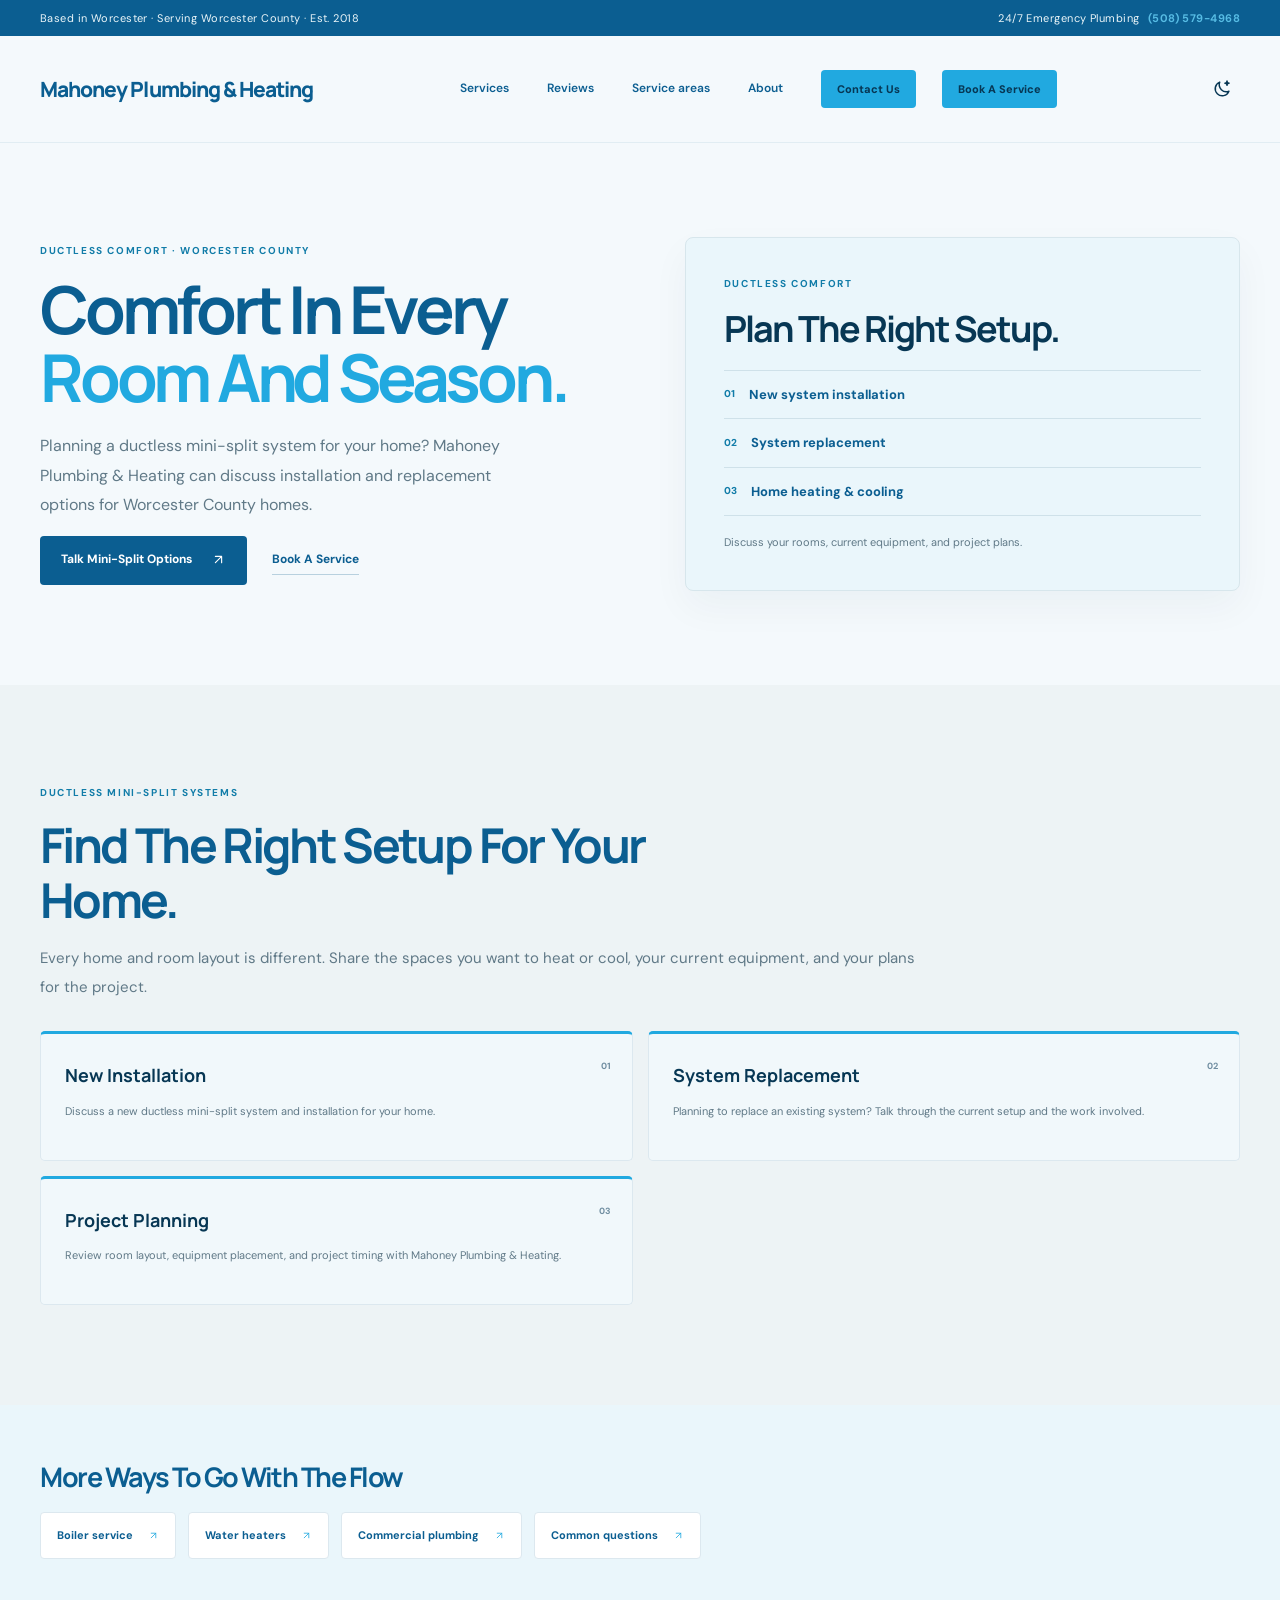
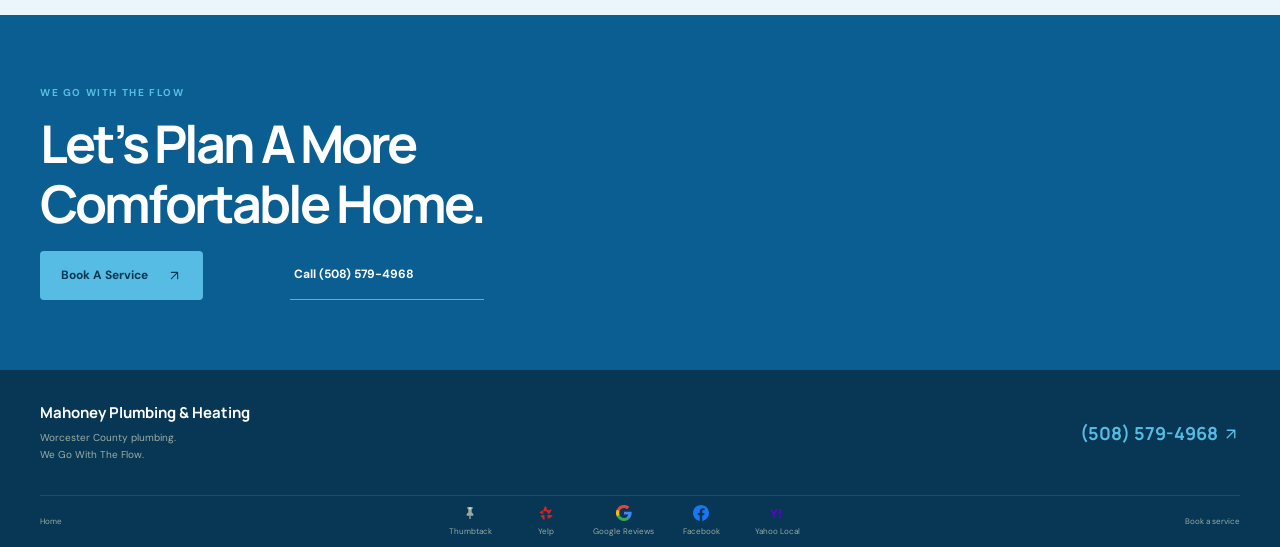
<file: ductless-mini-splits/index.html>
<!doctype html>
<html lang="en">
<head>
  <meta charset="utf-8"><meta name="viewport" content="width=device-width, initial-scale=1"><meta name="theme-color" content="#f5fafc">
  <meta name="description" content="Ductless mini-split installation and replacement in Worcester County. Contact Mahoney Plumbing &amp; Heating in Worcester, MA to discuss your home.">
  <title>Ductless Mini-Splits | Mahoney Plumbing &amp; Heating | Worcester County</title>
  <link rel="icon" href="/images/logo.ico" type="image/x-icon">
  <link rel="canonical" href="https://mahoney-plumbing.com/ductless-mini-splits/">
  <meta property="og:type" content="website">
  <meta property="og:site_name" content="Mahoney Plumbing &amp; Heating">
  <meta property="og:title" content="Ductless Mini-Splits | Mahoney Plumbing &amp; Heating | Worcester County">
  <meta property="og:description" content="Ductless mini-split installation and replacement in Worcester County. Contact Mahoney Plumbing &amp; Heating in Worcester, MA to discuss your home.">
  <meta property="og:url" content="https://mahoney-plumbing.com/ductless-mini-splits/">
  <meta property="og:image" content="https://mahoney-plumbing.com/images/logo-transparent.png">
  <meta name="twitter:card" content="summary"><link rel="stylesheet" href="/css/style.css"><script src="/js/script.js" defer></script>
  <meta name="keywords" content="ductless mini split Worcester County, mini split installation Worcester MA, ductless heating and cooling, mini split replacement">
  <script>try{const t=localStorage.getItem('mahoney-theme');if(t==='dark'||t==='light')document.documentElement.dataset.theme=t;else if(matchMedia('(prefers-color-scheme: dark)').matches)document.documentElement.dataset.theme='dark'}catch(e){if(matchMedia('(prefers-color-scheme: dark)').matches)document.documentElement.dataset.theme='dark'}</script></head>
<body>
  <a class="skip-link" href="#main">Skip to content</a><div class="topline"><div class="wrap topbar"><span>Based in Worcester &middot; Serving Worcester County &middot; Est. 2018</span><a href="tel:+15085794968">24/7 Emergency Plumbing <b>(508) 579-4968</b></a></div></div>
  <header class="header"><div class="wrap header-inner"><a class="brand" href="/" aria-label="Mahoney Plumbing &amp; Heating home"><span class="header-wordmark">Mahoney Plumbing &amp; Heating</span></a><button class="menu-toggle" aria-expanded="false" aria-controls="nav" type="button"><span>Menu</span><i aria-hidden="true">&#9776;</i></button><nav class="nav" id="nav" aria-label="Main navigation"><a href="/#services">Services</a><a href="/#reviews">Reviews</a><a href="/#service-area">Service areas</a><a href="/#about">About</a><a class="nav-contact" href="tel:+15085794968">Contact Us</a><a class="nav-schedule" href="/#schedule">Book A Service</a></nav><button class="theme-toggle" type="button" aria-label="Switch to dark mode" aria-pressed="false"><span class="theme-toggle-icon" aria-hidden="true"><svg class="theme-icon-moon" viewBox="0 0 24 24" fill="none" stroke="currentColor" stroke-width="1.8" stroke-linecap="round" stroke-linejoin="round" aria-hidden="true"><path d="M20.3 14.7A8.5 8.5 0 0 1 9.3 3.7 8.5 8.5 0 1 0 20.3 14.7Z"/><path d="m18 2.5.55 1.95L20.5 5l-1.95.55L18 7.5 17.45 5.55 15.5 5l1.95-.55L18 2.5Z"/></svg><svg class="theme-icon-sun" viewBox="0 0 24 24" fill="none" stroke="currentColor" stroke-width="1.8" stroke-linecap="round" stroke-linejoin="round"><circle cx="12" cy="12" r="4"/><path d="M12 2v2m0 16v2M4.93 4.93l1.42 1.42m11.3 11.3 1.42 1.42M2 12h2m16 0h2M4.93 19.07l1.42-1.42m11.3-11.3 1.42-1.42"/></svg></span></button></div></header>
  <main id="main"><section class="detail-hero"><div class="wrap detail-grid"><div><p class="eyebrow muted">Ductless comfort &middot; Worcester County</p><h1>Comfort In Every<br><em>Room And Season.</em></h1><p>Planning a ductless mini-split system for your home? Mahoney Plumbing &amp; Heating can discuss installation and replacement options for Worcester County homes.</p><div class="hero-actions"><a class="button button-dark" href="tel:+15085794968">Talk Mini-Split Options <span><svg class="arrow-icon" viewBox="0 0 24 24" aria-hidden="true" focusable="false"><path d="M7 17 17 7M7 7h10v10"/></svg></span></a><a class="underlink" href="/#schedule">Book A Service</a></div></div><aside class="service-highlight-panel service-highlight-panel-light" aria-label="Ductless mini-split service overview"><p class="eyebrow muted">Ductless comfort</p><h2>Plan The Right Setup.</h2><ul><li><span>01</span> New system installation</li><li><span>02</span> System replacement</li><li><span>03</span> Home heating &amp; cooling</li></ul><p>Discuss your rooms, current equipment, and project plans.</p></aside></div></section>
    <section class="detail-section"><div class="wrap"><p class="eyebrow muted">Ductless mini-split systems</p><h2>Find The Right Setup For Your Home.</h2><p class="detail-intro">Every home and room layout is different. Share the spaces you want to heat or cool, your current equipment, and your plans for the project.</p><div class="detail-cards"><article><span class="detail-index">01</span><h3>New Installation</h3><p>Discuss a new ductless mini-split system and installation for your home.</p></article><article><span class="detail-index">02</span><h3>System Replacement</h3><p>Planning to replace an existing system? Talk through the current setup and the work involved.</p></article><article><span class="detail-index">03</span><h3>Project Planning</h3><p>Review room layout, equipment placement, and project timing with Mahoney Plumbing &amp; Heating.</p></article></div></div></section>
    <section class="related-services"><div class="wrap"><h2>More Ways To Go With The Flow</h2><div class="related-links"><a href="/boilers/"">Boiler service <span><svg class="arrow-icon" viewBox="0 0 24 24" aria-hidden="true" focusable="false"><path d="M7 17 17 7M7 7h10v10"/></svg></span></a><a href="/water-heaters/"">Water heaters <span><svg class="arrow-icon" viewBox="0 0 24 24" aria-hidden="true" focusable="false"><path d="M7 17 17 7M7 7h10v10"/></svg></span></a><a href="/commercial/"">Commercial plumbing <span><svg class="arrow-icon" viewBox="0 0 24 24" aria-hidden="true" focusable="false"><path d="M7 17 17 7M7 7h10v10"/></svg></span></a><a href="/#faq">Common questions <span><svg class="arrow-icon" viewBox="0 0 24 24" aria-hidden="true" focusable="false"><path d="M7 17 17 7M7 7h10v10"/></svg></span></a></div></div></section>
    <section class="detail-cta"><div class="wrap"><p class="eyebrow">We Go With The Flow</p><h2>Let&rsquo;s Plan A More<br>Comfortable Home.</h2><a class="button button-light" href="/#schedule">Book A Service <span><svg class="arrow-icon" viewBox="0 0 24 24" aria-hidden="true" focusable="false"><path d="M7 17 17 7M7 7h10v10"/></svg></span></a><a class="detail-link-light" href="tel:+15085794968">Call (508) 579-4968</a></div></section></main>
  <footer class="footer"><div class="wrap footer-main"><div class="footer-brand"><strong>Mahoney Plumbing &amp; Heating</strong><p>Worcester County plumbing.<br>We Go With The Flow.</p></div><a class="footer-phone" href="tel:+15085794968">(508) 579-4968 <svg class="arrow-icon" viewBox="0 0 24 24" aria-hidden="true" focusable="false"><path d="M7 17 17 7M7 7h10v10"/></svg></a></div><div class="wrap footer-bottom"><a href="/">Home</a><span><a class="social-link" href="https://www.thumbtack.com/ma/worcester/repiping-specialists/mahoney-plumbing-heating/service/353082834228191252" target="_blank" rel="noopener noreferrer"><svg class="social-icon icon-thumbtack" viewBox="0 0 24 24" aria-hidden="true"><path d="M8 3h8v2l-1.5 2v4l2.5 2.5V16h-4v5h-2v-5H7v-2.5L9.5 11V7L8 5V3Z" fill="currentColor"/><circle cx="12" cy="5" r="1.2" fill="#fff"/></svg><span class="social-label">Thumbtack</span></a><a class="social-link" href="https://www.yelp.com/biz/mahoney-plumbing-and-heating-worcester" target="_blank" rel="noopener noreferrer"><svg class="social-icon icon-yelp" viewBox="0 0 24 24" aria-hidden="true"><path fill="#d32323" d="M10.2 2.4c.2-.8 1.2-1 1.7-.3l2.4 5.4c.3.8-.1 1.4-.9 1.5L9 9.5c-.8.1-1.3-.5-1.1-1.3l2.3-5.8Zm8.9 4.2c.7-.3 1.4.4 1.1 1.1l-2.8 5.1c-.4.7-1.1.8-1.7.2l-2.5-2.6c-.6-.6-.4-1.3.3-1.7l5.6-2.1ZM21 15.5c.8.2 1 1.2.3 1.7l-5.2 3c-.7.4-1.4.1-1.5-.7l-.5-3.6c-.1-.8.4-1.3 1.2-1.2l5.7.8ZM10 21.3c-.1.8-1.1 1.1-1.7.5l-3.9-4.5c-.5-.6-.3-1.3.5-1.6l3.5-1.1c.8-.2 1.3.2 1.3 1l.3 5.7ZM3.1 12.1c-.8-.3-.8-1.3-.1-1.7l3.2-1.9c.7-.4 1.4-.1 1.5.7l.3 3.3c.1.8-.5 1.3-1.3 1.1l-3.6-1.5Z"/></svg><span class="social-label">Yelp</span></a><a class="social-link" href="https://share.google/WZ4hM1BKlXfqdcPay" target="_blank" rel="noopener noreferrer"><svg class="social-icon icon-google" viewBox="0 0 24 24" aria-hidden="true"><path fill="#4285F4" d="M23.49 12.27c0-.78-.07-1.53-.2-2.27H12v4.3h6.44a5.5 5.5 0 0 1-2.39 3.61v2.77h3.87c2.26-2.08 3.57-5.15 3.57-8.41Z"/><path fill="#34A853" d="M12 24c3.24 0 5.96-1.08 7.95-2.92l-3.87-2.77c-1.08.72-2.45 1.15-4.08 1.15-3.14 0-5.8-2.12-6.75-4.97H1.25v2.85A12 12 0 0 0 12 24Z"/><path fill="#FBBC05" d="M5.25 14.49a7.2 7.2 0 0 1 0-4.98V6.66H1.25a12 12 0 0 0 0 10.68l4-2.85Z"/><path fill="#EA4335" d="M12 4.54c1.77 0 3.35.61 4.6 1.8l3.45-3.45C17.95.99 15.24 0 12 0A12 12 0 0 0 1.25 6.66l4 2.85c.95-2.85 3.61-4.97 6.75-4.97Z"/></svg><span class="social-label">Google Reviews</span></a><a class="social-link" href="https://www.facebook.com/MahoneyPlumbingLLC/" target="_blank" rel="noopener noreferrer"><svg class="social-icon icon-facebook" viewBox="0 0 24 24" aria-hidden="true"><path fill="#1877F2" d="M24 12.07C24 5.4 18.63 0 12 0S0 5.4 0 12.07c0 6.02 4.39 11.02 10.13 11.93v-8.44H7.08v-3.49h3.05V9.41c0-3.02 1.79-4.69 4.54-4.69 1.31 0 2.68.24 2.68.24v2.96h-1.51c-1.49 0-1.95.93-1.95 1.88v2.26h3.32l-.53 3.49h-2.79V24C19.61 23.09 24 18.09 24 12.07Z"/></svg><span class="social-label">Facebook</span></a><a class="social-link" href="https://local.yahoo.com/info-222232329-mahoney-plumbing-heating-worcester/" target="_blank" rel="noopener noreferrer"><svg class="social-icon icon-yahoo" viewBox="0 0 24 24" aria-hidden="true"><text x="1" y="19" fill="#6001d2" font-family="Arial,sans-serif" font-size="19" font-weight="800">Y!</text></svg><span class="social-label">Yahoo Local</span></a></span><a href="/#schedule">Book a service</a></div></footer>
</body></html>
</file>
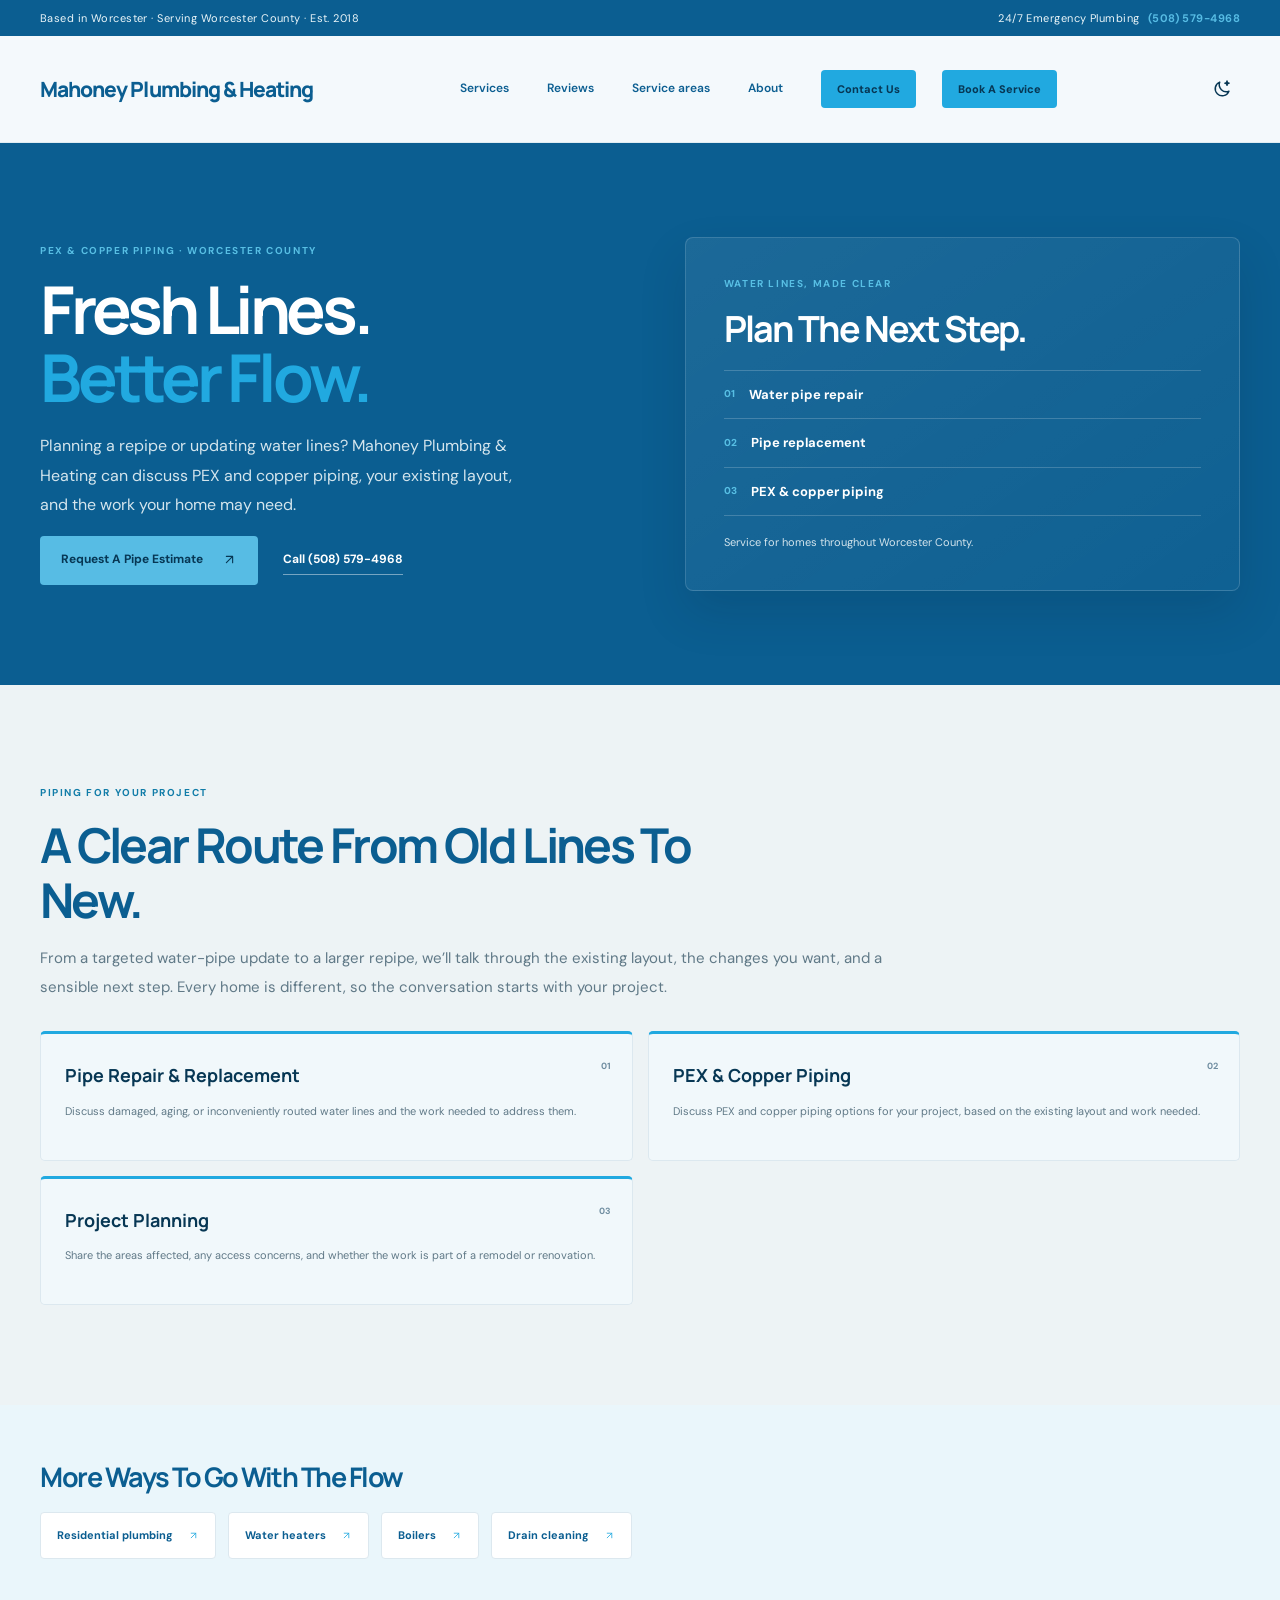
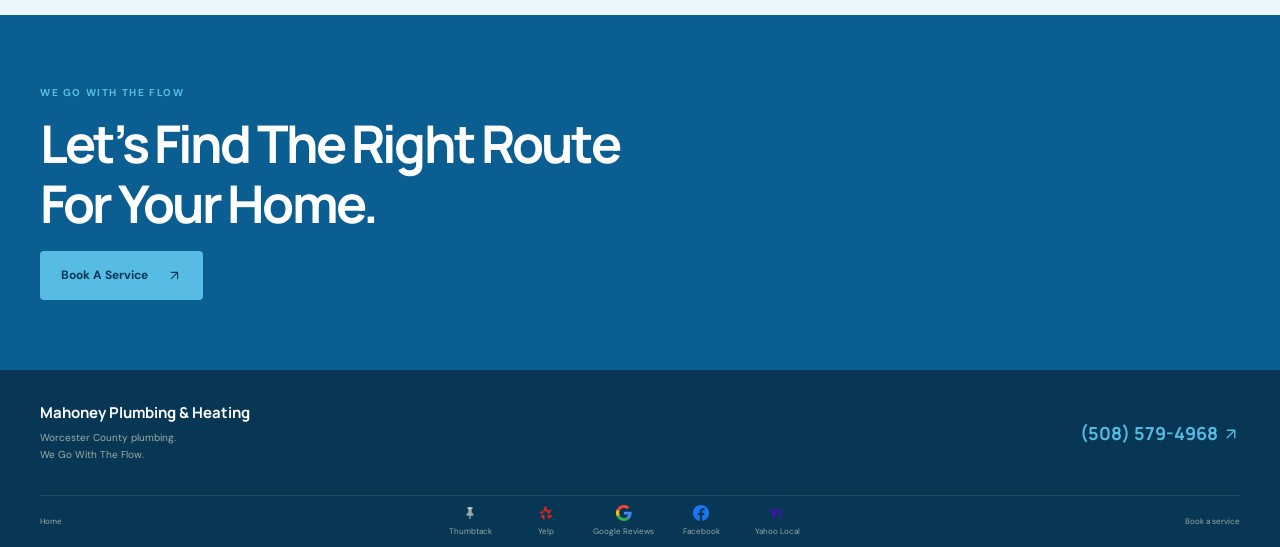
<file: pex/index.html>
<!doctype html>
<html lang="en">
<head>
  <meta charset="utf-8">
  <meta name="viewport" content="width=device-width, initial-scale=1">
  <meta name="theme-color" content="#f5fafc">
  <meta name="description" content="PEX and copper piping, water pipe repair, and repiping for Worcester County homes. Contact Mahoney Plumbing &amp; Heating in Worcester, MA.">
  <meta name="keywords" content="PEX piping Worcester County, copper pipe repair Worcester MA, PEX repiping, copper pipe installation, water pipe replacement, whole-house repiping">
  <title>PEX &amp; Copper Piping | Mahoney Plumbing &amp; Heating | Worcester County</title>
  <link rel="icon" href="/images/logo.ico" type="image/x-icon">
  <link rel="canonical" href="https://mahoney-plumbing.com/pex/">
  <meta property="og:type" content="website">
  <meta property="og:site_name" content="Mahoney Plumbing &amp; Heating">
  <meta property="og:title" content="PEX &amp; Copper Piping | Mahoney Plumbing &amp; Heating | Worcester County">
  <meta property="og:description" content="PEX and copper piping, water pipe repair, and repiping for Worcester County homes. Contact Mahoney Plumbing &amp; Heating in Worcester, MA.">
  <meta property="og:url" content="https://mahoney-plumbing.com/pex/">
  <meta property="og:image" content="https://mahoney-plumbing.com/images/logo-transparent.png">
  <meta name="twitter:card" content="summary">
  <link rel="stylesheet" href="/css/style.css">
  <script src="/js/script.js" defer></script>
<script>try{const t=localStorage.getItem('mahoney-theme');if(t==='dark'||t==='light')document.documentElement.dataset.theme=t;else if(matchMedia('(prefers-color-scheme: dark)').matches)document.documentElement.dataset.theme='dark'}catch(e){if(matchMedia('(prefers-color-scheme: dark)').matches)document.documentElement.dataset.theme='dark'}</script></head>
<body>
  <a class="skip-link" href="#main">Skip to content</a>
  <div class="topline"><div class="wrap topbar"><span>Based in Worcester &middot; Serving Worcester County &middot; Est. 2018</span><a href="tel:+15085794968">24/7 Emergency Plumbing <b>(508) 579-4968</b></a></div></div>
  <header class="header"><div class="wrap header-inner">
    <a class="brand" href="/" aria-label="Mahoney Plumbing &amp; Heating home"><span class="header-wordmark">Mahoney Plumbing &amp; Heating</span></a>
    <button class="menu-toggle" aria-expanded="false" aria-controls="nav" type="button"><span>Menu</span><i aria-hidden="true">&#9776;</i></button>
    <nav class="nav" id="nav" aria-label="Main navigation"><a href="/#services">Services</a><a href="/#reviews">Reviews</a><a href="/#service-area">Service areas</a><a href="/#about">About</a><a class="nav-contact" href="tel:+15085794968">Contact Us</a><a class="nav-schedule" href="/#schedule" data-book-service="Pipe repair, PEX or copper">Book A Service</a></nav><button class="theme-toggle" type="button" aria-label="Switch to dark mode" aria-pressed="false"><span class="theme-toggle-icon" aria-hidden="true"><svg class="theme-icon-moon" viewBox="0 0 24 24" fill="none" stroke="currentColor" stroke-width="1.8" stroke-linecap="round" stroke-linejoin="round" aria-hidden="true"><path d="M20.3 14.7A8.5 8.5 0 0 1 9.3 3.7 8.5 8.5 0 1 0 20.3 14.7Z"/><path d="m18 2.5.55 1.95L20.5 5l-1.95.55L18 7.5 17.45 5.55 15.5 5l1.95-.55L18 2.5Z"/></svg><svg class="theme-icon-sun" viewBox="0 0 24 24" fill="none" stroke="currentColor" stroke-width="1.8" stroke-linecap="round" stroke-linejoin="round"><circle cx="12" cy="12" r="4"/><path d="M12 2v2m0 16v2M4.93 4.93l1.42 1.42m11.3 11.3 1.42 1.42M2 12h2m16 0h2M4.93 19.07l1.42-1.42m11.3-11.3 1.42-1.42"/></svg></span></button>
  </div></header>
  <main id="main">
    <section class="detail-hero detail-hero-dark"><div class="wrap detail-grid">
      <div><p class="eyebrow">PEX &amp; copper piping &middot; Worcester County</p><h1>Fresh Lines.<br><em>Better Flow.</em></h1><p>Planning a repipe or updating water lines? Mahoney Plumbing &amp; Heating can discuss PEX and copper piping, your existing layout, and the work your home may need.</p><div class="hero-actions"><a class="button button-light" href="/#schedule" data-book-service="Pipe repair, PEX or copper">Request A Pipe Estimate <span><svg class="arrow-icon" viewBox="0 0 24 24" aria-hidden="true" focusable="false"><path d="M7 17 17 7M7 7h10v10"/></svg></span></a><a class="detail-link-light" href="tel:+15085794968">Call (508) 579-4968</a></div></div>
      <aside class="service-highlight-panel" aria-label="PEX and copper piping service overview"><p class="eyebrow">Water lines, made clear</p><h2>Plan The Next Step.</h2><ul><li><span>01</span> Water pipe repair</li><li><span>02</span> Pipe replacement</li><li><span>03</span> PEX &amp; copper piping</li></ul><p>Service for homes throughout Worcester County.</p></aside>
    </div></section>
    <section class="detail-section"><div class="wrap"><p class="eyebrow muted">Piping for your project</p><h2>A Clear Route From Old Lines To New.</h2><p class="detail-intro">From a targeted water-pipe update to a larger repipe, we&rsquo;ll talk through the existing layout, the changes you want, and a sensible next step. Every home is different, so the conversation starts with your project.</p><div class="detail-cards"><article><span class="detail-index">01</span><h3>Pipe Repair &amp; Replacement</h3><p>Discuss damaged, aging, or inconveniently routed water lines and the work needed to address them.</p></article><article><span class="detail-index">02</span><h3>PEX &amp; Copper Piping</h3><p>Discuss PEX and copper piping options for your project, based on the existing layout and work needed.</p></article><article><span class="detail-index">03</span><h3>Project Planning</h3><p>Share the areas affected, any access concerns, and whether the work is part of a remodel or renovation.</p></article></div></div></section>
    <section class="related-services"><div class="wrap"><h2>More Ways To Go With The Flow</h2><div class="related-links"><a href="/plumbing/"">Residential plumbing <span><svg class="arrow-icon" viewBox="0 0 24 24" aria-hidden="true" focusable="false"><path d="M7 17 17 7M7 7h10v10"/></svg></span></a><a href="/water-heaters/"">Water heaters <span><svg class="arrow-icon" viewBox="0 0 24 24" aria-hidden="true" focusable="false"><path d="M7 17 17 7M7 7h10v10"/></svg></span></a><a href="/boilers/"">Boilers <span><svg class="arrow-icon" viewBox="0 0 24 24" aria-hidden="true" focusable="false"><path d="M7 17 17 7M7 7h10v10"/></svg></span></a><a href="/drain-cleaning/"">Drain cleaning <span><svg class="arrow-icon" viewBox="0 0 24 24" aria-hidden="true" focusable="false"><path d="M7 17 17 7M7 7h10v10"/></svg></span></a></div></div></section>
    <section class="detail-cta"><div class="wrap"><p class="eyebrow">We Go With The Flow</p><h2>Let&rsquo;s Find The Right Route<br>For Your Home.</h2><a class="button button-light" href="/#schedule" data-book-service="Pipe repair, PEX or copper">Book A Service <span><svg class="arrow-icon" viewBox="0 0 24 24" aria-hidden="true" focusable="false"><path d="M7 17 17 7M7 7h10v10"/></svg></span></a></div></section>
  </main>
  <footer class="footer"><div class="wrap footer-main"><div class="footer-brand"><strong>Mahoney Plumbing &amp; Heating</strong><p>Worcester County plumbing.<br>We Go With The Flow.</p></div><a class="footer-phone" href="tel:+15085794968">(508) 579-4968 <svg class="arrow-icon" viewBox="0 0 24 24" aria-hidden="true" focusable="false"><path d="M7 17 17 7M7 7h10v10"/></svg></a></div><div class="wrap footer-bottom"><a href="/">Home</a><span><a class="social-link" href="https://www.thumbtack.com/ma/worcester/repiping-specialists/mahoney-plumbing-heating/service/353082834228191252" target="_blank" rel="noopener noreferrer"><svg class="social-icon icon-thumbtack" viewBox="0 0 24 24" aria-hidden="true"><path d="M8 3h8v2l-1.5 2v4l2.5 2.5V16h-4v5h-2v-5H7v-2.5L9.5 11V7L8 5V3Z" fill="currentColor"/><circle cx="12" cy="5" r="1.2" fill="#fff"/></svg><span class="social-label">Thumbtack</span></a><a class="social-link" href="https://www.yelp.com/biz/mahoney-plumbing-and-heating-worcester" target="_blank" rel="noopener noreferrer"><svg class="social-icon icon-yelp" viewBox="0 0 24 24" aria-hidden="true"><path fill="#d32323" d="M10.2 2.4c.2-.8 1.2-1 1.7-.3l2.4 5.4c.3.8-.1 1.4-.9 1.5L9 9.5c-.8.1-1.3-.5-1.1-1.3l2.3-5.8Zm8.9 4.2c.7-.3 1.4.4 1.1 1.1l-2.8 5.1c-.4.7-1.1.8-1.7.2l-2.5-2.6c-.6-.6-.4-1.3.3-1.7l5.6-2.1ZM21 15.5c.8.2 1 1.2.3 1.7l-5.2 3c-.7.4-1.4.1-1.5-.7l-.5-3.6c-.1-.8.4-1.3 1.2-1.2l5.7.8ZM10 21.3c-.1.8-1.1 1.1-1.7.5l-3.9-4.5c-.5-.6-.3-1.3.5-1.6l3.5-1.1c.8-.2 1.3.2 1.3 1l.3 5.7ZM3.1 12.1c-.8-.3-.8-1.3-.1-1.7l3.2-1.9c.7-.4 1.4-.1 1.5.7l.3 3.3c.1.8-.5 1.3-1.3 1.1l-3.6-1.5Z"/></svg><span class="social-label">Yelp</span></a><a class="social-link" href="https://share.google/WZ4hM1BKlXfqdcPay" target="_blank" rel="noopener noreferrer"><svg class="social-icon icon-google" viewBox="0 0 24 24" aria-hidden="true"><path fill="#4285F4" d="M23.49 12.27c0-.78-.07-1.53-.2-2.27H12v4.3h6.44a5.5 5.5 0 0 1-2.39 3.61v2.77h3.87c2.26-2.08 3.57-5.15 3.57-8.41Z"/><path fill="#34A853" d="M12 24c3.24 0 5.96-1.08 7.95-2.92l-3.87-2.77c-1.08.72-2.45 1.15-4.08 1.15-3.14 0-5.8-2.12-6.75-4.97H1.25v2.85A12 12 0 0 0 12 24Z"/><path fill="#FBBC05" d="M5.25 14.49a7.2 7.2 0 0 1 0-4.98V6.66H1.25a12 12 0 0 0 0 10.68l4-2.85Z"/><path fill="#EA4335" d="M12 4.54c1.77 0 3.35.61 4.6 1.8l3.45-3.45C17.95.99 15.24 0 12 0A12 12 0 0 0 1.25 6.66l4 2.85c.95-2.85 3.61-4.97 6.75-4.97Z"/></svg><span class="social-label">Google Reviews</span></a><a class="social-link" href="https://www.facebook.com/MahoneyPlumbingLLC/" target="_blank" rel="noopener noreferrer"><svg class="social-icon icon-facebook" viewBox="0 0 24 24" aria-hidden="true"><path fill="#1877F2" d="M24 12.07C24 5.4 18.63 0 12 0S0 5.4 0 12.07c0 6.02 4.39 11.02 10.13 11.93v-8.44H7.08v-3.49h3.05V9.41c0-3.02 1.79-4.69 4.54-4.69 1.31 0 2.68.24 2.68.24v2.96h-1.51c-1.49 0-1.95.93-1.95 1.88v2.26h3.32l-.53 3.49h-2.79V24C19.61 23.09 24 18.09 24 12.07Z"/></svg><span class="social-label">Facebook</span></a><a class="social-link" href="https://local.yahoo.com/info-222232329-mahoney-plumbing-heating-worcester/" target="_blank" rel="noopener noreferrer"><svg class="social-icon icon-yahoo" viewBox="0 0 24 24" aria-hidden="true"><text x="1" y="19" fill="#6001d2" font-family="Arial,sans-serif" font-size="19" font-weight="800">Y!</text></svg><span class="social-label">Yahoo Local</span></a></span><a href="/#schedule" data-book-service="Pipe repair, PEX or copper">Book a service</a></div></footer>
</body>
</html>
</file>
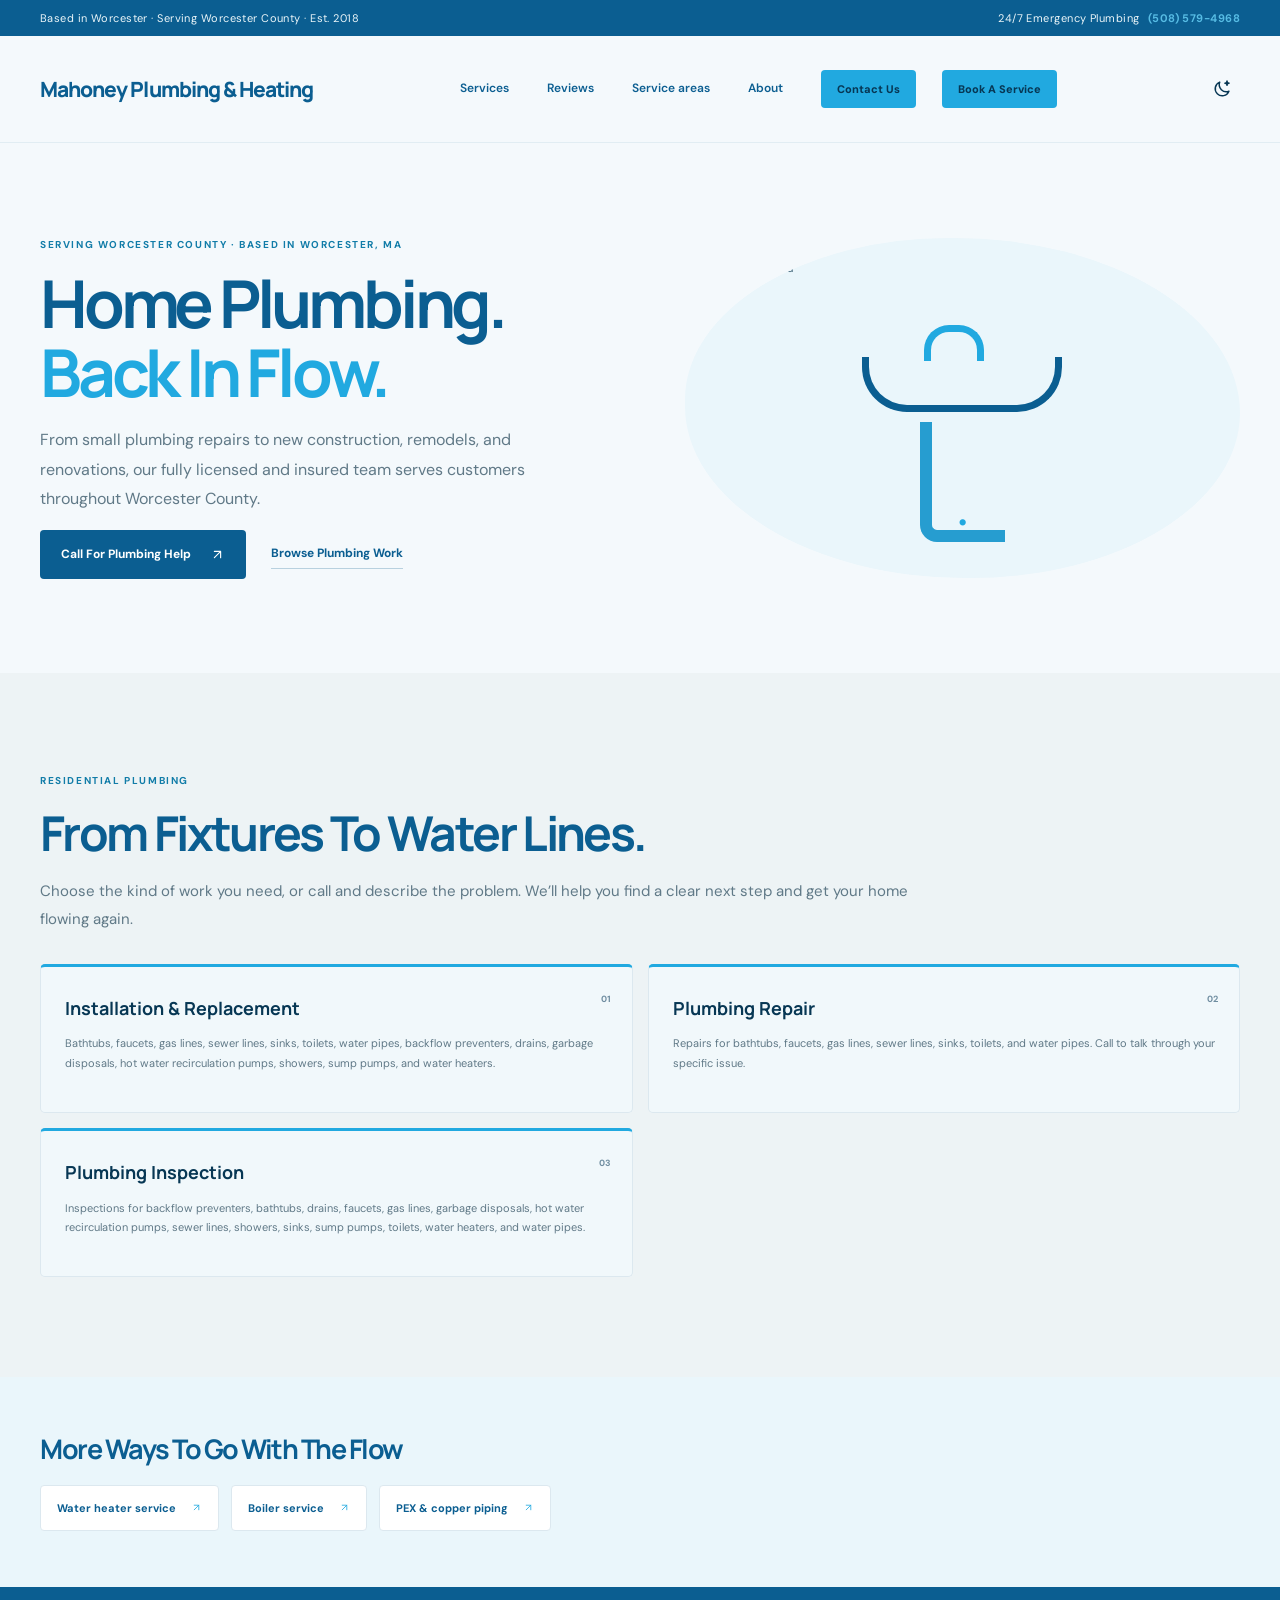
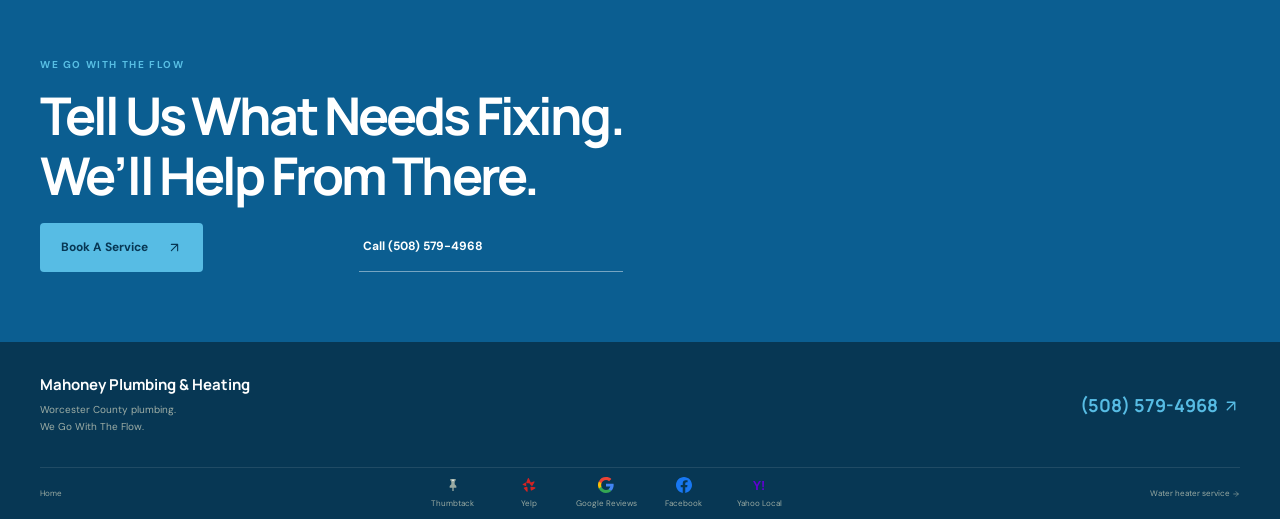
<file: plumbing/index.html>
<!doctype html>
<html lang="en">
<head>
  <meta charset="utf-8"><meta name="viewport" content="width=device-width, initial-scale=1"><meta name="theme-color" content="#f5fafc">
  <meta name="description" content="Residential plumbing repair, installation, replacement, and inspection across Worcester County, based in Worcester. Mahoney Plumbing &amp; Heating. We Go With The Flow.">
  <title>Plumbing Services | Mahoney Plumbing &amp; Heating, Worcester MA</title>
  <link rel="icon" href="/images/logo.ico" type="image/x-icon">
  <link rel="canonical" href="https://mahoney-plumbing.com/plumbing/">
  <meta property="og:type" content="website">
  <meta property="og:site_name" content="Mahoney Plumbing &amp; Heating">
  <meta property="og:title" content="Plumbing Services | Mahoney Plumbing &amp; Heating, Worcester MA">
  <meta property="og:description" content="Residential plumbing repair, installation, replacement, and inspection across Worcester County, based in Worcester. Mahoney Plumbing &amp; Heating. We Go With The Flow.">
  <meta property="og:url" content="https://mahoney-plumbing.com/plumbing/">
  <meta property="og:image" content="https://mahoney-plumbing.com/images/logo-transparent.png">
  <meta name="twitter:card" content="summary"><link rel="stylesheet" href="/css/style.css"><script src="/js/script.js" defer></script>
  <meta name="keywords" content="residential plumber Worcester County, plumbing repair Worcester MA, plumbing installation, faucet repair, toilet repair, water pipe replacement, plumbing inspection">
  <script>try{const t=localStorage.getItem('mahoney-theme');if(t==='dark'||t==='light')document.documentElement.dataset.theme=t;else if(matchMedia('(prefers-color-scheme: dark)').matches)document.documentElement.dataset.theme='dark'}catch(e){if(matchMedia('(prefers-color-scheme: dark)').matches)document.documentElement.dataset.theme='dark'}</script></head>
<body>
  <a class="skip-link" href="#main">Skip to content</a><div class="topline"><div class="wrap topbar"><span>Based in Worcester &middot; Serving Worcester County &middot; Est. 2018</span><a href="tel:+15085794968">24/7 Emergency Plumbing <b>(508) 579-4968</b></a></div></div>
  <header class="header"><div class="wrap header-inner"><a class="brand" href="/" aria-label="Mahoney Plumbing &amp; Heating home"><span class="header-wordmark">Mahoney Plumbing &amp; Heating</span></a><button class="menu-toggle" aria-expanded="false" aria-controls="nav" type="button"><span>Menu</span><i aria-hidden="true">&#9776;</i></button><nav class="nav" id="nav" aria-label="Main navigation"><a href="/#services">Services</a><a href="/#reviews">Reviews</a><a href="/#service-area">Service areas</a><a href="/#about">About</a><a class="nav-contact" href="tel:+15085794968">Contact Us</a><a class="nav-schedule" href="/#schedule">Book A Service</a></nav><button class="theme-toggle" type="button" aria-label="Switch to dark mode" aria-pressed="false"><span class="theme-toggle-icon" aria-hidden="true"><svg class="theme-icon-moon" viewBox="0 0 24 24" fill="none" stroke="currentColor" stroke-width="1.8" stroke-linecap="round" stroke-linejoin="round" aria-hidden="true"><path d="M20.3 14.7A8.5 8.5 0 0 1 9.3 3.7 8.5 8.5 0 1 0 20.3 14.7Z"/><path d="m18 2.5.55 1.95L20.5 5l-1.95.55L18 7.5 17.45 5.55 15.5 5l1.95-.55L18 2.5Z"/></svg><svg class="theme-icon-sun" viewBox="0 0 24 24" fill="none" stroke="currentColor" stroke-width="1.8" stroke-linecap="round" stroke-linejoin="round"><circle cx="12" cy="12" r="4"/><path d="M12 2v2m0 16v2M4.93 4.93l1.42 1.42m11.3 11.3 1.42 1.42M2 12h2m16 0h2M4.93 19.07l1.42-1.42m11.3-11.3 1.42-1.42"/></svg></span></button></div></header>
  <main id="main"><section class="detail-hero"><div class="wrap detail-grid"><div><p class="eyebrow muted">Serving Worcester County &middot; Based in Worcester, MA</p><h1>Home Plumbing.<br><em>Back In Flow.</em></h1><p>From small plumbing repairs to new construction, remodels, and renovations, our fully licensed and insured team serves customers throughout Worcester County.</p><div class="hero-actions"><a class="button button-dark" href="tel:+15085794968">Call For Plumbing Help <span><svg class="arrow-icon" viewBox="0 0 24 24" aria-hidden="true" focusable="false"><path d="M7 17 17 7M7 7h10v10"/></svg></span></a><a class="underlink" href="#plumbing-work">Browse Plumbing Work</a></div></div><div class="detail-illustration plumbing-illustration" aria-hidden="true"><span>HOME PLUMBING</span><div class="plumb-sink"><i></i></div><div class="plumb-pipe"></div><div class="plumb-drop">&#8226;</div></div></div></section>
    <section class="detail-section" id="plumbing-work"><div class="wrap"><p class="eyebrow muted">Residential plumbing</p><h2>From Fixtures To Water Lines.</h2><p class="detail-intro">Choose the kind of work you need, or call and describe the problem. We&rsquo;ll help you find a clear next step and get your home flowing again.</p><div class="detail-cards"><article id="install-replace"><span class="detail-index">01</span><h3>Installation &amp; Replacement</h3><p>Bathtubs, faucets, gas lines, sewer lines, sinks, toilets, water pipes, backflow preventers, drains, garbage disposals, hot water recirculation pumps, showers, sump pumps, and water heaters.</p></article><article id="plumbing-repair"><span class="detail-index">02</span><h3>Plumbing Repair</h3><p>Repairs for bathtubs, faucets, gas lines, sewer lines, sinks, toilets, and water pipes. Call to talk through your specific issue.</p></article><article id="plumbing-inspection"><span class="detail-index">03</span><h3>Plumbing Inspection</h3><p>Inspections for backflow preventers, bathtubs, drains, faucets, gas lines, garbage disposals, hot water recirculation pumps, sewer lines, showers, sinks, sump pumps, toilets, water heaters, and water pipes.</p></article></div></div></section>
    <section class="related-services"><div class="wrap"><h2>More Ways To Go With The Flow</h2><div class="related-links"><a href="/water-heaters/"">Water heater service <span><svg class="arrow-icon" viewBox="0 0 24 24" aria-hidden="true" focusable="false"><path d="M7 17 17 7M7 7h10v10"/></svg></span></a><a href="/boilers/"">Boiler service <span><svg class="arrow-icon" viewBox="0 0 24 24" aria-hidden="true" focusable="false"><path d="M7 17 17 7M7 7h10v10"/></svg></span></a><a href="/pex/"">PEX &amp; copper piping <span><svg class="arrow-icon" viewBox="0 0 24 24" aria-hidden="true" focusable="false"><path d="M7 17 17 7M7 7h10v10"/></svg></span></a></div></div></section>
    <section class="detail-cta"><div class="wrap"><p class="eyebrow">We Go With The Flow</p><h2>Tell Us What Needs Fixing.<br>We&rsquo;ll Help From There.</h2><a class="button button-light" href="/#schedule">Book A Service <span><svg class="arrow-icon" viewBox="0 0 24 24" aria-hidden="true" focusable="false"><path d="M7 17 17 7M7 7h10v10"/></svg></span></a><a class="detail-link-light" href="tel:+15085794968">Call (508) 579-4968</a></div></section></main>
  <footer class="footer"><div class="wrap footer-main"><div class="footer-brand"><strong>Mahoney Plumbing &amp; Heating</strong><p>Worcester County plumbing.<br>We Go With The Flow.</p></div><a class="footer-phone" href="tel:+15085794968">(508) 579-4968 <svg class="arrow-icon" viewBox="0 0 24 24" aria-hidden="true" focusable="false"><path d="M7 17 17 7M7 7h10v10"/></svg></a></div><div class="wrap footer-bottom"><a href="/">Home</a><span><a class="social-link" href="https://www.thumbtack.com/ma/worcester/repiping-specialists/mahoney-plumbing-heating/service/353082834228191252" target="_blank" rel="noopener noreferrer"><svg class="social-icon icon-thumbtack" viewBox="0 0 24 24" aria-hidden="true"><path d="M8 3h8v2l-1.5 2v4l2.5 2.5V16h-4v5h-2v-5H7v-2.5L9.5 11V7L8 5V3Z" fill="currentColor"/><circle cx="12" cy="5" r="1.2" fill="#fff"/></svg><span class="social-label">Thumbtack</span></a><a class="social-link" href="https://www.yelp.com/biz/mahoney-plumbing-and-heating-worcester" target="_blank" rel="noopener noreferrer"><svg class="social-icon icon-yelp" viewBox="0 0 24 24" aria-hidden="true"><path fill="#d32323" d="M10.2 2.4c.2-.8 1.2-1 1.7-.3l2.4 5.4c.3.8-.1 1.4-.9 1.5L9 9.5c-.8.1-1.3-.5-1.1-1.3l2.3-5.8Zm8.9 4.2c.7-.3 1.4.4 1.1 1.1l-2.8 5.1c-.4.7-1.1.8-1.7.2l-2.5-2.6c-.6-.6-.4-1.3.3-1.7l5.6-2.1ZM21 15.5c.8.2 1 1.2.3 1.7l-5.2 3c-.7.4-1.4.1-1.5-.7l-.5-3.6c-.1-.8.4-1.3 1.2-1.2l5.7.8ZM10 21.3c-.1.8-1.1 1.1-1.7.5l-3.9-4.5c-.5-.6-.3-1.3.5-1.6l3.5-1.1c.8-.2 1.3.2 1.3 1l.3 5.7ZM3.1 12.1c-.8-.3-.8-1.3-.1-1.7l3.2-1.9c.7-.4 1.4-.1 1.5.7l.3 3.3c.1.8-.5 1.3-1.3 1.1l-3.6-1.5Z"/></svg><span class="social-label">Yelp</span></a><a class="social-link" href="https://share.google/WZ4hM1BKlXfqdcPay" target="_blank" rel="noopener noreferrer"><svg class="social-icon icon-google" viewBox="0 0 24 24" aria-hidden="true"><path fill="#4285F4" d="M23.49 12.27c0-.78-.07-1.53-.2-2.27H12v4.3h6.44a5.5 5.5 0 0 1-2.39 3.61v2.77h3.87c2.26-2.08 3.57-5.15 3.57-8.41Z"/><path fill="#34A853" d="M12 24c3.24 0 5.96-1.08 7.95-2.92l-3.87-2.77c-1.08.72-2.45 1.15-4.08 1.15-3.14 0-5.8-2.12-6.75-4.97H1.25v2.85A12 12 0 0 0 12 24Z"/><path fill="#FBBC05" d="M5.25 14.49a7.2 7.2 0 0 1 0-4.98V6.66H1.25a12 12 0 0 0 0 10.68l4-2.85Z"/><path fill="#EA4335" d="M12 4.54c1.77 0 3.35.61 4.6 1.8l3.45-3.45C17.95.99 15.24 0 12 0A12 12 0 0 0 1.25 6.66l4 2.85c.95-2.85 3.61-4.97 6.75-4.97Z"/></svg><span class="social-label">Google Reviews</span></a><a class="social-link" href="https://www.facebook.com/MahoneyPlumbingLLC/" target="_blank" rel="noopener noreferrer"><svg class="social-icon icon-facebook" viewBox="0 0 24 24" aria-hidden="true"><path fill="#1877F2" d="M24 12.07C24 5.4 18.63 0 12 0S0 5.4 0 12.07c0 6.02 4.39 11.02 10.13 11.93v-8.44H7.08v-3.49h3.05V9.41c0-3.02 1.79-4.69 4.54-4.69 1.31 0 2.68.24 2.68.24v2.96h-1.51c-1.49 0-1.95.93-1.95 1.88v2.26h3.32l-.53 3.49h-2.79V24C19.61 23.09 24 18.09 24 12.07Z"/></svg><span class="social-label">Facebook</span></a><a class="social-link" href="https://local.yahoo.com/info-222232329-mahoney-plumbing-heating-worcester/" target="_blank" rel="noopener noreferrer"><svg class="social-icon icon-yahoo" viewBox="0 0 24 24" aria-hidden="true"><text x="1" y="19" fill="#6001d2" font-family="Arial,sans-serif" font-size="19" font-weight="800">Y!</text></svg><span class="social-label">Yahoo Local</span></a></span><a href="/water-heaters/"">Water heater service <svg class="arrow-icon" viewBox="0 0 24 24" aria-hidden="true" focusable="false"><path d="M5 12h14m-7-7 7 7-7 7"/></svg></a></div></footer>
</body></html>
</file>
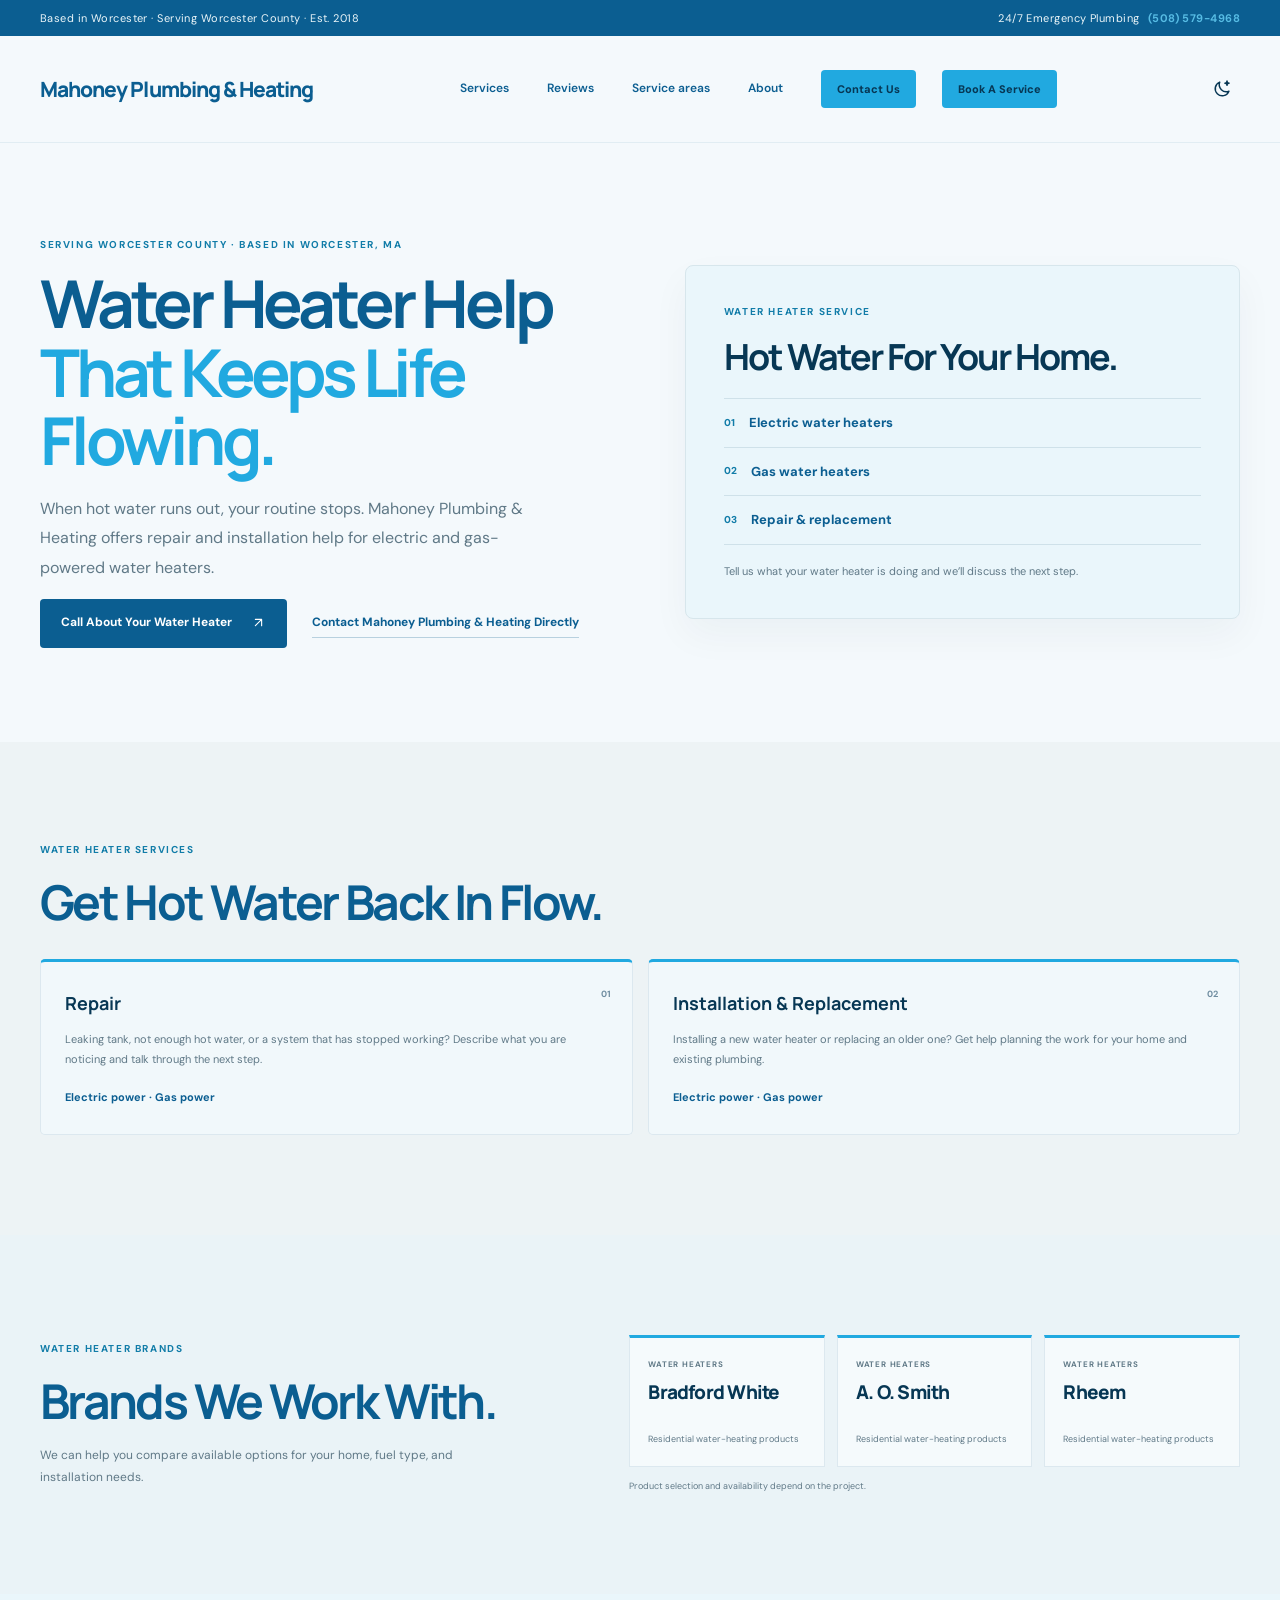
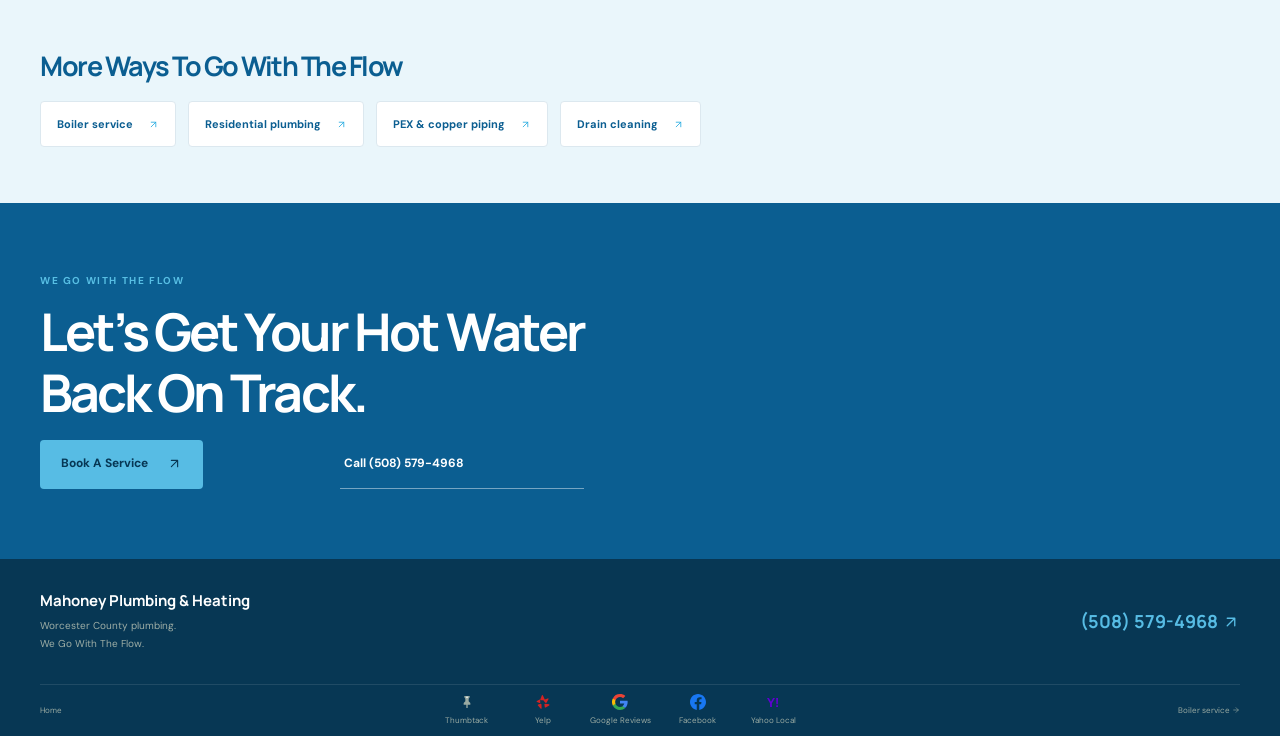
<file: water-heaters/index.html>
<!doctype html>
<html lang="en">
<head>
  <meta charset="utf-8"><meta name="viewport" content="width=device-width, initial-scale=1"><meta name="theme-color" content="#f5fafc">
  <meta name="description" content="Water heater repair, installation, and replacement across Worcester County, based in Worcester. Electric and gas-powered systems. We Go With The Flow.">
  <title>Water Heater Repair &amp; Installation | Mahoney Plumbing &amp; Heating</title>
  <link rel="icon" href="/images/logo.ico" type="image/x-icon">
  <link rel="canonical" href="https://mahoney-plumbing.com/water-heaters/">
  <meta property="og:type" content="website">
  <meta property="og:site_name" content="Mahoney Plumbing &amp; Heating">
  <meta property="og:title" content="Water Heater Repair &amp; Installation | Mahoney Plumbing &amp; Heating">
  <meta property="og:description" content="Water heater repair, installation, and replacement across Worcester County, based in Worcester. Electric and gas-powered systems. We Go With The Flow.">
  <meta property="og:url" content="https://mahoney-plumbing.com/water-heaters/">
  <meta property="og:image" content="https://mahoney-plumbing.com/images/logo-transparent.png">
  <meta name="twitter:card" content="summary"><link rel="stylesheet" href="/css/style.css"><script src="/js/script.js" defer></script>
  <meta name="keywords" content="water heater repair Worcester MA, water heater installation Worcester County, gas water heater, electric water heater, tankless water heater replacement">
  <script>try{const t=localStorage.getItem('mahoney-theme');if(t==='dark'||t==='light')document.documentElement.dataset.theme=t;else if(matchMedia('(prefers-color-scheme: dark)').matches)document.documentElement.dataset.theme='dark'}catch(e){if(matchMedia('(prefers-color-scheme: dark)').matches)document.documentElement.dataset.theme='dark'}</script></head>
<body>
  <a class="skip-link" href="#main">Skip to content</a>
  <div class="topline"><div class="wrap topbar"><span>Based in Worcester &middot; Serving Worcester County &middot; Est. 2018</span><a href="tel:+15085794968">24/7 Emergency Plumbing <b>(508) 579-4968</b></a></div></div>
  <header class="header"><div class="wrap header-inner"><a class="brand" href="/" aria-label="Mahoney Plumbing &amp; Heating home"><span class="header-wordmark">Mahoney Plumbing &amp; Heating</span></a><button class="menu-toggle" aria-expanded="false" aria-controls="nav" type="button"><span>Menu</span><i aria-hidden="true">&#9776;</i></button><nav class="nav" id="nav" aria-label="Main navigation"><a href="/#services">Services</a><a href="/#reviews">Reviews</a><a href="/#service-area">Service areas</a><a href="/#about">About</a><a class="nav-contact" href="tel:+15085794968">Contact Us</a><a class="nav-schedule" href="/#schedule">Book A Service</a></nav><button class="theme-toggle" type="button" aria-label="Switch to dark mode" aria-pressed="false"><span class="theme-toggle-icon" aria-hidden="true"><svg class="theme-icon-moon" viewBox="0 0 24 24" fill="none" stroke="currentColor" stroke-width="1.8" stroke-linecap="round" stroke-linejoin="round" aria-hidden="true"><path d="M20.3 14.7A8.5 8.5 0 0 1 9.3 3.7 8.5 8.5 0 1 0 20.3 14.7Z"/><path d="m18 2.5.55 1.95L20.5 5l-1.95.55L18 7.5 17.45 5.55 15.5 5l1.95-.55L18 2.5Z"/></svg><svg class="theme-icon-sun" viewBox="0 0 24 24" fill="none" stroke="currentColor" stroke-width="1.8" stroke-linecap="round" stroke-linejoin="round"><circle cx="12" cy="12" r="4"/><path d="M12 2v2m0 16v2M4.93 4.93l1.42 1.42m11.3 11.3 1.42 1.42M2 12h2m16 0h2M4.93 19.07l1.42-1.42m11.3-11.3 1.42-1.42"/></svg></span></button></div></header>
  <main id="main"><section class="detail-hero"><div class="wrap detail-grid"><div><p class="eyebrow muted">Serving Worcester County &middot; Based in Worcester, MA</p><h1>Water Heater Help<br><em>That Keeps Life Flowing.</em></h1><p>When hot water runs out, your routine stops. Mahoney Plumbing &amp; Heating offers repair and installation help for electric and gas-powered water heaters.</p><div class="hero-actions"><a class="button button-dark" href="tel:+15085794968">Call About Your Water Heater <span><svg class="arrow-icon" viewBox="0 0 24 24" aria-hidden="true" focusable="false"><path d="M7 17 17 7M7 7h10v10"/></svg></span></a><a class="underlink" href="/#contact">Contact Mahoney Plumbing &amp; Heating Directly</a></div></div><aside class="service-highlight-panel service-highlight-panel-light" aria-label="Water heater service overview"><p class="eyebrow muted">Water heater service</p><h2>Hot Water For Your Home.</h2><ul><li><span>01</span> Electric water heaters</li><li><span>02</span> Gas water heaters</li><li><span>03</span> Repair &amp; replacement</li></ul><p>Tell us what your water heater is doing and we&rsquo;ll discuss the next step.</p></aside></div></section>
    <section class="detail-section"><div class="wrap"><p class="eyebrow muted">Water heater services</p><h2>Get Hot Water Back In Flow.</h2><div class="detail-cards"><article><span class="detail-index">01</span><h3>Repair</h3><p>Leaking tank, not enough hot water, or a system that has stopped working? Describe what you are noticing and talk through the next step.</p><p class="detail-tag">Electric power &middot; Gas power</p></article><article><span class="detail-index">02</span><h3>Installation &amp; Replacement</h3><p>Installing a new water heater or replacing an older one? Get help planning the work for your home and existing plumbing.</p><p class="detail-tag">Electric power &middot; Gas power</p></article></div></div></section>
    <section class="brands section"><div class="wrap brands-inner"><div class="brands-heading"><p class="eyebrow muted">Water heater brands</p><h2>Brands We Work With.</h2><p>We can help you compare available options for your home, fuel type, and installation needs.</p></div><div class="brand-list"><article class="brand-tile"><span class="brand-category">WATER HEATERS</span><strong>Bradford White</strong><small>Residential water-heating products</small></article><article class="brand-tile"><span class="brand-category">WATER HEATERS</span><strong>A. O. Smith</strong><small>Residential water-heating products</small></article><article class="brand-tile"><span class="brand-category">WATER HEATERS</span><strong>Rheem</strong><small>Residential water-heating products</small></article><p class="brands-note">Product selection and availability depend on the project.</p></div></div></section><section class="related-services"><div class="wrap"><h2>More Ways To Go With The Flow</h2><div class="related-links"><a href="/boilers/"">Boiler service <span><svg class="arrow-icon" viewBox="0 0 24 24" aria-hidden="true" focusable="false"><path d="M7 17 17 7M7 7h10v10"/></svg></span></a><a href="/plumbing/"">Residential plumbing <span><svg class="arrow-icon" viewBox="0 0 24 24" aria-hidden="true" focusable="false"><path d="M7 17 17 7M7 7h10v10"/></svg></span></a><a href="/pex/"">PEX &amp; copper piping <span><svg class="arrow-icon" viewBox="0 0 24 24" aria-hidden="true" focusable="false"><path d="M7 17 17 7M7 7h10v10"/></svg></span></a><a href="/drain-cleaning/"">Drain cleaning <span><svg class="arrow-icon" viewBox="0 0 24 24" aria-hidden="true" focusable="false"><path d="M7 17 17 7M7 7h10v10"/></svg></span></a></div></div></section><section class="detail-cta"><div class="wrap"><p class="eyebrow">We Go With The Flow</p><h2>Let&rsquo;s Get Your Hot Water<br>Back On Track.</h2><a class="button button-light" href="/#schedule">Book A Service <span><svg class="arrow-icon" viewBox="0 0 24 24" aria-hidden="true" focusable="false"><path d="M7 17 17 7M7 7h10v10"/></svg></span></a><a class="detail-link-light" href="tel:+15085794968">Call (508) 579-4968</a></div></section>
  </main>
  <footer class="footer"><div class="wrap footer-main"><div class="footer-brand"><strong>Mahoney Plumbing &amp; Heating</strong><p>Worcester County plumbing.<br>We Go With The Flow.</p></div><a class="footer-phone" href="tel:+15085794968">(508) 579-4968 <svg class="arrow-icon" viewBox="0 0 24 24" aria-hidden="true" focusable="false"><path d="M7 17 17 7M7 7h10v10"/></svg></a></div><div class="wrap footer-bottom"><a href="/">Home</a><span><a class="social-link" href="https://www.thumbtack.com/ma/worcester/repiping-specialists/mahoney-plumbing-heating/service/353082834228191252" target="_blank" rel="noopener noreferrer"><svg class="social-icon icon-thumbtack" viewBox="0 0 24 24" aria-hidden="true"><path d="M8 3h8v2l-1.5 2v4l2.5 2.5V16h-4v5h-2v-5H7v-2.5L9.5 11V7L8 5V3Z" fill="currentColor"/><circle cx="12" cy="5" r="1.2" fill="#fff"/></svg><span class="social-label">Thumbtack</span></a><a class="social-link" href="https://www.yelp.com/biz/mahoney-plumbing-and-heating-worcester" target="_blank" rel="noopener noreferrer"><svg class="social-icon icon-yelp" viewBox="0 0 24 24" aria-hidden="true"><path fill="#d32323" d="M10.2 2.4c.2-.8 1.2-1 1.7-.3l2.4 5.4c.3.8-.1 1.4-.9 1.5L9 9.5c-.8.1-1.3-.5-1.1-1.3l2.3-5.8Zm8.9 4.2c.7-.3 1.4.4 1.1 1.1l-2.8 5.1c-.4.7-1.1.8-1.7.2l-2.5-2.6c-.6-.6-.4-1.3.3-1.7l5.6-2.1ZM21 15.5c.8.2 1 1.2.3 1.7l-5.2 3c-.7.4-1.4.1-1.5-.7l-.5-3.6c-.1-.8.4-1.3 1.2-1.2l5.7.8ZM10 21.3c-.1.8-1.1 1.1-1.7.5l-3.9-4.5c-.5-.6-.3-1.3.5-1.6l3.5-1.1c.8-.2 1.3.2 1.3 1l.3 5.7ZM3.1 12.1c-.8-.3-.8-1.3-.1-1.7l3.2-1.9c.7-.4 1.4-.1 1.5.7l.3 3.3c.1.8-.5 1.3-1.3 1.1l-3.6-1.5Z"/></svg><span class="social-label">Yelp</span></a><a class="social-link" href="https://share.google/WZ4hM1BKlXfqdcPay" target="_blank" rel="noopener noreferrer"><svg class="social-icon icon-google" viewBox="0 0 24 24" aria-hidden="true"><path fill="#4285F4" d="M23.49 12.27c0-.78-.07-1.53-.2-2.27H12v4.3h6.44a5.5 5.5 0 0 1-2.39 3.61v2.77h3.87c2.26-2.08 3.57-5.15 3.57-8.41Z"/><path fill="#34A853" d="M12 24c3.24 0 5.96-1.08 7.95-2.92l-3.87-2.77c-1.08.72-2.45 1.15-4.08 1.15-3.14 0-5.8-2.12-6.75-4.97H1.25v2.85A12 12 0 0 0 12 24Z"/><path fill="#FBBC05" d="M5.25 14.49a7.2 7.2 0 0 1 0-4.98V6.66H1.25a12 12 0 0 0 0 10.68l4-2.85Z"/><path fill="#EA4335" d="M12 4.54c1.77 0 3.35.61 4.6 1.8l3.45-3.45C17.95.99 15.24 0 12 0A12 12 0 0 0 1.25 6.66l4 2.85c.95-2.85 3.61-4.97 6.75-4.97Z"/></svg><span class="social-label">Google Reviews</span></a><a class="social-link" href="https://www.facebook.com/MahoneyPlumbingLLC/" target="_blank" rel="noopener noreferrer"><svg class="social-icon icon-facebook" viewBox="0 0 24 24" aria-hidden="true"><path fill="#1877F2" d="M24 12.07C24 5.4 18.63 0 12 0S0 5.4 0 12.07c0 6.02 4.39 11.02 10.13 11.93v-8.44H7.08v-3.49h3.05V9.41c0-3.02 1.79-4.69 4.54-4.69 1.31 0 2.68.24 2.68.24v2.96h-1.51c-1.49 0-1.95.93-1.95 1.88v2.26h3.32l-.53 3.49h-2.79V24C19.61 23.09 24 18.09 24 12.07Z"/></svg><span class="social-label">Facebook</span></a><a class="social-link" href="https://local.yahoo.com/info-222232329-mahoney-plumbing-heating-worcester/" target="_blank" rel="noopener noreferrer"><svg class="social-icon icon-yahoo" viewBox="0 0 24 24" aria-hidden="true"><text x="1" y="19" fill="#6001d2" font-family="Arial,sans-serif" font-size="19" font-weight="800">Y!</text></svg><span class="social-label">Yahoo Local</span></a></span><a href="/boilers/"">Boiler service <svg class="arrow-icon" viewBox="0 0 24 24" aria-hidden="true" focusable="false"><path d="M5 12h14m-7-7 7 7-7 7"/></svg></a></div></footer>
</body></html>
</file>
<file: css/style.css>
@import url('https://fonts.googleapis.com/css2?family=DM+Sans:wght@400;500;600;700&family=Manrope:wght@400;500;600;700;800&display=swap');
:root{--ink:#0b5e91;--deep:#073754;--muted:#607987;--paper:#f4f9fc;--white:#ffffff;--line:#dce8ef;--accent:#21a9e0;--sage:#e5f3f8;--body:'DM Sans','Segoe UI',sans-serif;--display:'Manrope','Segoe UI',sans-serif;font-family:var(--body);color:var(--ink);background:var(--paper);font-synthesis:none;text-rendering:optimizeLegibility;scroll-behavior:smooth}
*,*:before,*:after{box-sizing:border-box}body{margin:0;min-width:320px;font-size:15px;line-height:1.65}a{color:inherit;text-decoration:none}button{font:inherit}svg{display:block}.wrap{width:min(1160px,calc(100% - 56px));margin-inline:auto}.skip-link{position:fixed;z-index:30;left:15px;top:10px;padding:10px 15px;background:var(--ink);color:white;transform:translateY(-150%)}.skip-link:focus{transform:translateY(0)}
.topline{background:var(--ink);color:#ecf6f9;font-size:11px;letter-spacing:.04em}.topbar{min-height:36px;display:flex;align-items:center;justify-content:space-between}.topbar b{color:#57bce4;margin-left:5px}.header{position:relative;z-index:10;background:var(--paper);border-bottom:1px solid #0b5e9114}.header-inner{min-height:84px;display:flex;align-items:center;justify-content:space-between;gap:32px}.brand{display:flex;align-items:center;gap:11px;flex:none;line-height:1.1}.brand-mark{width:40px;height:40px;border:2px solid var(--ink);border-radius:50%;display:grid;place-items:center;color:var(--accent);font:800 21px var(--display)}.brand b,.brand small{display:block}.brand b{font:800 18px var(--display);letter-spacing:.12em}.brand small{margin-top:5px;font-size:9px;font-weight:700;letter-spacing:.18em}.nav{display:flex;align-items:center;gap:clamp(18px,3vw,38px);font-size:12px;font-weight:600}.nav>a:not(.nav-call):hover{color:var(--accent)}.nav-call{font-size:11px}.nav-call:first-letter{color:#48a9cf}.menu-toggle{display:none}
.hero{overflow:hidden;background:var(--paper)}.hero-grid{min-height:535px;display:grid;grid-template-columns:.96fr 1.04fr;align-items:center;gap:22px;padding-block:30px}.hero-copy{position:relative;z-index:1;padding:10px 0 23px}.eyebrow{margin:0 0 17px;color:#4bb4de;text-transform:uppercase;letter-spacing:.16em;font-size:10px;line-height:1.5;font-weight:700}.eyebrow i{display:inline-block;width:20px;height:1px;margin-right:7px;vertical-align:middle;background:currentColor}.muted{color:#117ca8}h1,h2,h3{font-family:var(--display)}h1{margin:0 0 19px;font-size:clamp(50px,6.2vw,78px);line-height:1.04;letter-spacing:-.064em;font-weight:700}h1 em,.about h2 em{color:var(--accent);font-style:normal}.hero-lede{max-width:450px;margin:0 0 27px;color:#5e706e;font-size:15px;line-height:1.85}.hero-actions{display:flex;align-items:center;gap:25px}.button{min-height:49px;display:inline-flex;align-items:center;justify-content:center;gap:19px;padding:0 21px;border-radius:4px;font-size:12px;font-weight:700;transition:background .2s,color .2s,transform .2s}.button:hover{transform:translateY(-2px)}.button span,.button b{font-size:15px}.button-dark{background:var(--ink);color:white}.button-dark:hover{background:#0d6e9f}.button-light{background:#57bce4;color:#073754}.button-light:hover{background:#91dbf3}.button-outline{min-height:44px;padding-inline:17px;border:1px solid #c7dce7}.button-outline:hover{background:var(--ink);color:white}.underlink{font-size:12px;font-weight:700;border-bottom:1px solid #b8d1df;padding:4px 0}.hero-note{position:relative;margin:40px 0 0 36px;color:#657c88;font-size:10px;line-height:1.7}.hero-note>span{position:absolute;left:-36px;top:3px;width:24px;height:24px;border:1px solid #c5dce7;border-radius:50%;display:grid;place-items:center;color:#3d8bb1;font-size:12px}.hero-note b{color:var(--ink);font-size:11px}
.hero-art{position:relative;min-height:470px;display:grid;place-items:center;isolation:isolate}.hero-art:before{content:'';position:absolute;z-index:-1;inset:25px 10px 10px 23px;border-radius:49% 51% 46% 54%/49% 44% 56% 51%;background:#e5f3f9;transform:rotate(-3deg)}.hero-art:after{content:'';position:absolute;z-index:-2;width:355px;height:355px;right:-40px;top:42px;border:1px solid #dbeaf1;border-radius:50%}.hero-art .hero-logo-art{width:min(100%,500px);max-height:430px;height:auto;object-fit:contain;filter:none}.art-label{position:absolute;top:33px;left:32px;color:#657f8b;font-size:8px;font-weight:700;letter-spacing:.13em}.art-label i,.work-head i{display:inline-block;width:7px;height:7px;margin-right:8px;border-radius:50%;background:var(--accent);box-shadow:0 0 0 4px #21a9e01f}.art-note{position:absolute;padding:10px 14px;background:#ffffffed;border:1px solid #0b5e9112;box-shadow:0 8px 26px #0b344814;border-radius:6px;font-size:10px}.art-note b,.art-note small{display:block}.art-note small{margin-top:3px;color:#798784;font-size:8px}.note-one{top:120px;right:0}.note-two{bottom:56px;left:0}.hero-foot{border-top:1px solid #e1edf2}.hero-foot .wrap{min-height:49px;display:flex;align-items:center;gap:15px;color:#778a96;font-size:9px;letter-spacing:.04em}.hero-foot i{width:75px;height:1px;background:#d2e4ed}
.section{padding-block:88px}.intro{background:var(--white)}.intro-grid{display:grid;grid-template-columns:1fr 1fr;gap:70px;align-items:end}.intro-grid>div:last-child{max-width:465px}.intro-grid>div:last-child p{margin-bottom:20px;color:#647b87;line-height:1.9;font-size:13px}h2{margin:0;font-size:clamp(33px,4vw,48px);line-height:1.16;letter-spacing:-.055em;font-weight:700}.section-heading{display:flex;justify-content:space-between;align-items:end;gap:40px;margin-bottom:36px}.section-heading>p{max-width:340px;margin:0 0 5px;color:#697f8a;font-size:12px;line-height:1.8}.services{background:#eaf6fb}.service-grid{display:grid;grid-template-columns:repeat(4,1fr);border-block:1px solid #d2e5ee}.service-card{position:relative;min-height:265px;padding:23px 21px;background:#ffffff30;border-right:1px solid #d2e5ee;transition:.2s}.service-card:first-child{border-left:1px solid #d2e5ee}.service-card:hover{background:#ffffff9c;transform:translateY(-3px)}.number{position:absolute;top:23px;right:20px;color:#96a29a;font-size:9px;letter-spacing:.1em}.service-icon{width:46px;height:46px;display:grid;place-items:center;margin-bottom:23px;border:1px solid #bfdce9;border-radius:50%;color:#327b9d;font-size:24px}.service-card h3{margin:0 0 8px;font-size:16px;letter-spacing:-.035em}.service-card p{min-height:55px;margin:0 0 15px;color:#687e89;font-size:10px;line-height:1.7}.service-card>a{font-size:9px;font-weight:700}.service-card>a b{margin-left:5px;color:#117ca8}.service-foot{display:flex;justify-content:space-between;align-items:center;padding-top:22px;color:#657570;font-size:11px}
.about{overflow:hidden;background:var(--ink);color:#f4f9fc}.about-grid{display:grid;grid-template-columns:1fr .94fr;align-items:center;gap:clamp(50px,9vw,115px)}.about-visual{position:relative;min-height:360px;display:grid;place-items:center}.about-visual:before,.about-visual:after{content:'';position:absolute;width:320px;height:320px;border:1px solid #ffffff1a;border-radius:50%}.about-visual:after{width:245px;height:245px;border-style:dashed}.work-card{z-index:1;width:min(100%,390px);padding:22px 25px 0;background:#f4f9fc;border-radius:8px;color:var(--ink);box-shadow:0 18px 50px #061f3033;transform:rotate(-2deg)}.work-head{padding-bottom:17px;border-bottom:1px solid #dcebf2;font-size:8px;font-weight:700;letter-spacing:.13em}.work-head i{width:6px;height:6px;box-shadow:none}.work-step{display:flex;gap:16px;padding-block:14px;border-bottom:1px solid #dfedf2}.work-step>span{color:#117ca8;font-size:9px;font-weight:700}.work-step p{margin:0}.work-step b,.work-step small{display:block}.work-step b{font:700 13px var(--display)}.work-step small{margin-top:3px;color:#74807b;font-size:9px}.work-foot{min-height:39px;display:flex;justify-content:space-between;align-items:center;color:#85918a;font-size:6px;letter-spacing:.1em}.about-copy{max-width:500px}.about h2{margin-bottom:22px;font-size:clamp(34px,4.4vw,50px)}.about-copy>p:not(.eyebrow){color:#bdd5e2;font-size:12px;line-height:1.9}.about-copy .button{margin-top:11px}
.reviews{background:var(--white)}.reviews-grid{display:grid;grid-template-columns:.9fr 1.1fr;gap:clamp(50px,9vw,115px);align-items:center}.review-copy{max-width:375px;margin:15px 0 20px;color:#687f8e;font-size:12px;line-height:1.85}.review-links{display:flex;flex-wrap:wrap;gap:14px 22px}.review-links a{font-size:10px;font-weight:700;border-bottom:1px solid #d2e5ee;padding-bottom:3px}.rating-card{display:block;overflow:hidden;padding:27px 30px 0;background:#eef7fb;border:1px solid #e5e7df;border-radius:7px;transition:.2s}.rating-card:hover{transform:translateY(-3px);box-shadow:0 14px 35px #0b5e9114}.rating-head{display:flex;justify-content:space-between;gap:12px;color:#74827c;font-size:8px;letter-spacing:.13em;font-weight:700}.rating-head b{color:var(--accent);font-size:14px;letter-spacing:.1em}.rating-card>strong{display:block;margin-top:18px;font:700 50px/1 var(--display);letter-spacing:-.06em}.rating-card>strong small{padding-left:6px;color:#83908a;font-size:17px;letter-spacing:0}.rating-card>p{margin:9px 0 25px;color:#74817b;font-size:10px}.rating-foot{min-height:47px;display:flex;justify-content:space-between;align-items:center;margin-inline:-30px;padding-inline:30px;border-top:1px solid #dbeaf0;color:#4b6e83;font-size:9px;font-weight:700}.rating-foot b{color:#117ca8;font-size:15px}
.contact{position:relative;overflow:hidden;background:var(--accent);color:var(--deep)}.contact-grid{position:relative;z-index:1;display:flex;justify-content:space-between;gap:50px;align-items:center}.contact .eyebrow{color:#124d6b}.contact h2{margin-bottom:14px;font-size:clamp(37px,4.7vw,54px)}.contact-grid>div:first-child>p:last-child{margin:0;color:#506d7c;font-size:12px}.contact-actions{display:flex;flex-direction:column;align-items:flex-start;gap:12px;min-width:230px}.contact-phone{font:700 24px var(--display);letter-spacing:-.035em}.contact-phone span{padding-left:8px;font:400 16px var(--body)}.contact-actions .button:hover{background:#126b93}.contact-actions small{color:#4d6878;font-size:9px}.contact-mark{position:absolute;right:3%;bottom:-170px;color:#ffffff1a;font:800 500px/.8 var(--display);letter-spacing:-.13em;pointer-events:none}.footer{background:var(--deep);color:#dce4de}.footer-main{min-height:125px;display:flex;align-items:center;justify-content:space-between;gap:30px}.brand-footer{color:#f4f9fc}.brand-footer .brand-mark{border-color:#f4f9fc}.brand-footer b{font-size:16px}.brand-footer small{font-size:8px}.footer-main>p{margin:0;color:#9eaea6;font-size:10px;line-height:1.75}.footer-phone{color:#57bce4;font:700 18px var(--display)}.footer-bottom{min-height:52px;display:flex;justify-content:space-between;align-items:center;gap:18px;border-top:1px solid #ffffff1a;color:#99aaa2;font-size:8px}.footer-bottom>span:nth-child(2){display:flex;gap:18px}.footer a:hover{color:white}
@media(max-width:900px){.wrap{width:min(calc(100% - 42px),720px)}.header-inner{min-height:76px}.menu-toggle{display:flex;align-items:center;gap:10px;border:0;padding:10px;background:none;color:var(--ink);font-size:11px;font-weight:700}.nav{display:none;position:absolute;top:100%;left:0;right:0;flex-direction:column;align-items:stretch;gap:0;padding:8px 21px 16px;background:var(--paper);border-top:1px solid var(--line);box-shadow:0 18px 22px #0b5e9114}.nav.open{display:flex}.nav>a{padding:12px 0;border-bottom:1px solid var(--line)}.hero-grid{min-height:500px;grid-template-columns:1fr .9fr}.hero-art{min-height:405px}.art-label{left:8px;font-size:7px}.note-one{right:-5px}.section{padding-block:70px}.service-grid{grid-template-columns:repeat(2,1fr)}.service-card{min-height:238px;border-bottom:1px solid #d2e5ee}.service-card:nth-child(3){border-left:1px solid #d2e5ee}.service-card:nth-child(3),.service-card:nth-child(4){border-bottom:0}.service-card p{min-height:40px}.about-grid,.reviews-grid{gap:42px}.about-visual{min-height:325px}.about-visual:before{width:280px;height:280px}.about-visual:after{width:225px;height:225px}}
@media(max-width:620px){body{font-size:14px}.wrap{width:calc(100% - 38px)}.topbar{min-height:34px;font-size:8px;letter-spacing:0}.topbar>span{max-width:185px}.header-inner{min-height:68px}.brand{gap:8px}.brand-mark{width:35px;height:35px;font-size:18px}.brand b{font-size:16px}.brand small{font-size:7px}.menu-toggle span{display:none}.hero-grid{grid-template-columns:1fr;padding-top:48px;padding-bottom:0}.hero-copy{padding-bottom:10px}.eyebrow{font-size:9px}h1{font-size:clamp(52px,14vw,70px)}.hero-lede{font-size:13px}.hero-note{margin-top:27px}.hero-art{width:min(100%,440px);min-height:345px;margin:0 auto 15px}.hero-art:before{inset:16px 0 7px 4px}.hero-art:after{width:250px;height:250px;right:-15px;top:37px}.art-label{top:22px;left:14px}.art-note{padding:8px 11px}.note-one{top:91px;right:-5px}.note-two{bottom:45px;left:0}.hero-foot .wrap{min-height:43px;gap:8px;font-size:8px}.hero-foot i{width:30px}.section{padding-block:60px}.intro-grid,.section-heading,.about-grid,.reviews-grid{display:grid;grid-template-columns:1fr;gap:20px}.intro-grid{gap:16px}h2{font-size:36px}.intro-grid>div:last-child p{font-size:12px}.section-heading{gap:13px;margin-bottom:24px}.section-heading>p{font-size:11px}.service-grid{grid-template-columns:1fr}.service-card,.service-card:first-child,.service-card:nth-child(3){min-height:auto;padding:19px 17px 16px;border-left:1px solid #d2e5ee;border-bottom:1px solid #d2e5ee}.service-card:last-child{border-bottom:0}.service-icon{width:41px;height:41px;margin-bottom:12px}.service-card h3{font-size:15px}.service-card p{min-height:0;max-width:300px;margin-bottom:10px}.service-foot{align-items:flex-start;flex-direction:column;gap:13px;font-size:10px}.about-grid{gap:28px}.about-visual{min-height:285px}.about-visual:before{width:250px;height:250px}.about-visual:after{width:205px;height:205px}.work-card{width:min(100%,340px);padding-inline:19px}.about h2{font-size:37px}.reviews-grid{gap:28px}.rating-card{padding:23px 20px 0}.rating-head{font-size:7px}.rating-head b{font-size:12px}.rating-foot{margin-inline:-20px;padding-inline:20px}.contact-grid{align-items:flex-start;flex-direction:column;gap:25px}.contact h2{font-size:40px}.contact-phone{font-size:22px}.contact-mark{right:-100px;bottom:-80px;font-size:300px}.footer-main{align-items:flex-start;flex-direction:column;justify-content:center;gap:14px;padding-block:25px}.footer-main>p{font-size:9px}.footer-phone{font-size:16px}.footer-bottom{min-height:75px;padding-block:12px;flex-wrap:wrap;justify-content:space-between;gap:8px 14px}.footer-bottom>span:first-child{width:100%}}
.error-page{min-height:100vh;width:min(760px,calc(100% - 48px));margin:0 auto;display:flex;flex-direction:column;justify-content:center;align-items:flex-start}.error-page .brand{margin-bottom:90px}.error-page .eyebrow{margin-bottom:16px}.error-page h1{font-size:clamp(48px,8vw,76px)}.error-page h1 em{color:var(--accent);font-style:normal}.error-page>p:not(.eyebrow){max-width:470px;margin:0 0 26px;color:var(--muted);line-height:1.85}.error-page .hero-actions{flex-wrap:wrap}
@media(prefers-reduced-motion:reduce){*,*:before,*:after{scroll-behavior:auto!important;transition-duration:.01ms!important}}
.service-foot>div>span{display:block}.service-more{display:flex;flex-wrap:wrap;gap:16px;margin-top:8px}.service-more a{border-bottom:1px solid #c7dce7;color:var(--ink);font-size:10px;font-weight:700}.service-more a:hover{color:#117ca8;border-color:#117ca8}
.specialty{overflow:hidden;background:var(--white)}.specialty-grid{display:grid;grid-template-columns:1fr 1fr;align-items:center;gap:clamp(55px,9vw,115px)}.specialty-copy{max-width:490px}.specialty-copy h2{margin-bottom:20px;font-size:clamp(37px,4.5vw,53px)}.specialty-copy>p:not(.eyebrow){color:#637d89;font-size:12px;line-height:1.9}.specialty-copy .button{margin-top:9px}.specialty-visual{position:relative;min-height:370px;display:grid;place-items:center;background:#eaf6fb;border-radius:48% 52% 49% 51%/49% 46% 54% 51%}.specialty-visual:before{content:'';position:absolute;width:290px;height:290px;border:1px solid #bfdce9;border-radius:50%}.specialty-visual svg{position:relative;z-index:1;width:min(100%,340px);height:auto;filter:drop-shadow(0 12px 12px #0b5e9112)}.visual-kicker{position:absolute;top:28px;left:34px;color:#728995;font-size:8px;font-weight:700;letter-spacing:.15em}.visual-chip{position:absolute;right:16px;bottom:33px;z-index:2;padding:9px 13px;background:#ffffff;border:1px solid #dce2d9;border-radius:3px;color:#346d86;font-size:7px;font-weight:700;letter-spacing:.11em}.specialty-dark{background:var(--ink);color:#f4f9fc}.specialty-dark .specialty-grid{grid-template-columns:1fr 1fr}.specialty-dark .specialty-copy{justify-self:end}.specialty-dark .specialty-copy>p:not(.eyebrow){color:#bdd5e2}.specialty-dark .specialty-copy .eyebrow{color:#58bfe4}.specialty-dark .specialty-visual{background:#e0f1f7}.specialty-pex{background:#eaf6fb}.specialty-pex .specialty-visual{background:#f4f9fc}.specialty-pex .specialty-visual:before{border-style:dashed}
@media(max-width:900px){.specialty-grid,.specialty-dark .specialty-grid{gap:38px}.specialty-visual{min-height:320px}.specialty-visual:before{width:245px;height:245px}.visual-kicker{left:22px}.visual-chip{right:4px}}
@media(max-width:620px){.service-foot>div{width:100%}.service-more{gap:13px}.specialty-grid,.specialty-dark .specialty-grid{grid-template-columns:1fr;gap:27px}.specialty-copy h2{font-size:39px}.specialty-visual{min-height:285px;width:min(100%,420px);margin-inline:auto}.specialty-visual:before{width:220px;height:220px}.specialty-visual svg{width:min(100%,300px)}.visual-kicker{top:18px;left:23px}.visual-chip{right:1px;bottom:18px}.specialty-dark .specialty-visual{order:2}.specialty-dark .specialty-copy{justify-self:stretch;order:1}}

/* Mahoney Plumbing brand assets and service catalog */
.brand{gap:0}.brand-logo{display:block;width:98px;height:98px;object-fit:contain}.header-inner{min-height:106px}.brand-footer .brand-logo{width:104px;height:104px}.error-page .brand{margin-bottom:54px}.error-page .brand-logo{width:112px;height:112px}
.footer-brand strong{display:block;margin-bottom:6px;color:#fff;font:700 15px var(--display)}.footer-brand p{margin:0;color:#9eaea6;font-size:10px;line-height:1.75}
.heater-types{display:grid;grid-template-columns:repeat(2,minmax(0,1fr));gap:10px;margin:18px 0 12px}.heater-types article{padding:12px 13px;background:#eaf6fb;border-left:2px solid var(--accent);border-radius:3px}.heater-types b,.heater-types span{display:block}.heater-types b{font:700 10px/1.4 var(--display);color:var(--deep)}.heater-types span{margin-top:5px;color:var(--muted);font-size:9px;line-height:1.5}.heater-visual{overflow:hidden;border-radius:14px}.heater-visual img{position:relative;z-index:1;width:min(86%,420px);height:245px;object-fit:cover;border:6px solid #fff;border-radius:9px;box-shadow:0 12px 30px #0b34481c}.heater-visual .visual-kicker{z-index:2}.heater-visual .visual-chip{z-index:3}
.catalog{background:#fff}.catalog-grid{display:grid;grid-template-columns:repeat(3,minmax(0,1fr));gap:15px;align-items:stretch}.catalog-card{position:relative;display:flex;flex-direction:column;padding:28px 23px 23px;background:#f1f8fb;border:1px solid #dce8ef;border-top:3px solid var(--accent);border-radius:5px;scroll-margin-top:20px}.catalog-number{position:absolute;top:25px;right:21px;color:#6f8da0;font-size:9px;font-weight:700;letter-spacing:.1em}.catalog-card h3{max-width:85%;margin:0 0 9px;font:700 17px/1.3 var(--display);letter-spacing:-.03em;color:var(--deep)}.catalog-card>p{min-height:38px;margin:0;color:#627985;font-size:10px;line-height:1.7}.catalog-card ul{display:grid;grid-template-columns:repeat(2,minmax(0,1fr));gap:8px 12px;list-style:none;margin:17px 0 24px;padding:0}.catalog-card li{position:relative;padding-left:12px;color:#536f7d;font-size:9px;line-height:1.5}.catalog-card li:before{content:'';position:absolute;left:0;top:.48em;width:5px;height:5px;border-radius:50%;background:var(--accent)}.catalog-card>a{margin-top:auto;color:#0b5e91;font-size:9px;font-weight:700}.catalog-card>a:hover{color:#147eae}
@media(max-width:900px){.header-inner{min-height:94px}.brand-logo{width:86px;height:86px}.brand-footer .brand-logo{width:96px;height:96px}.catalog-grid{grid-template-columns:repeat(2,minmax(0,1fr))}.catalog-card:last-child{grid-column:1/-1}}
@media(max-width:620px){.header-inner{min-height:82px}.brand-logo{width:74px;height:74px}.brand-footer .brand-logo{width:88px;height:88px}.error-page .brand{margin-bottom:55px}.heater-types{grid-template-columns:1fr}.heater-visual img{height:210px}.catalog-grid{grid-template-columns:1fr}.catalog-card:last-child{grid-column:auto}.catalog-card{padding:24px 19px 20px}.catalog-card ul{gap:7px 10px}}

/* Dedicated service pages */
.detail-hero{padding:74px 0;background:var(--paper);overflow:hidden}.detail-grid{display:grid;grid-template-columns:1fr 1fr;gap:clamp(38px,7vw,88px);align-items:center}.detail-grid h1{font-size:clamp(44px,5.3vw,66px)}.detail-grid h1 em{color:var(--accent);font-style:normal}.detail-grid>div:first-child>p:not(.eyebrow){max-width:500px;color:var(--muted);font-size:14px;line-height:1.9}.detail-photo{margin:0;padding:11px;background:white;border:1px solid var(--line);border-radius:9px;box-shadow:0 15px 38px #0b344814}.detail-photo img{display:block;width:100%;max-height:330px;object-fit:cover;border-radius:5px}.detail-photo figcaption{padding:9px 3px 0;color:var(--muted);font-size:9px}.detail-section{padding:78px 0;background:#fff}.detail-section h2{max-width:700px;margin-bottom:16px}.detail-intro{max-width:740px;color:var(--muted);font-size:13px;line-height:1.9}.detail-cards{display:grid;grid-template-columns:repeat(2,minmax(0,1fr));gap:15px;margin-top:30px}.detail-cards article{position:relative;padding:27px 24px;background:#f1f8fb;border:1px solid var(--line);border-top:3px solid var(--accent);border-radius:5px}.detail-index{position:absolute;top:25px;right:21px;color:#6f8da0;font-size:9px;font-weight:700}.detail-cards h3{margin:0 30px 10px 0;color:var(--deep);font-size:18px}.detail-cards p{color:var(--muted);font-size:11px;line-height:1.8}.detail-cards .detail-tag{margin:18px 0 0;color:var(--ink);font-weight:700}.detail-cta{padding:70px 0;background:var(--ink);color:#fff}.detail-cta .eyebrow{color:#58bfe4}.detail-cta h2{margin-bottom:23px;font-size:clamp(35px,4.5vw,52px)}.detail-hero-dark{background:var(--ink);color:#fff}.detail-hero-dark .detail-grid>div:first-child>p:not(.eyebrow){color:#d4e5ed}.detail-hero-dark .eyebrow{color:#58bfe4}.detail-link-light{color:#fff;border-bottom:1px solid #ffffff70;padding:4px 0;font-size:12px;font-weight:700}.detail-illustration{position:relative;min-height:340px;display:grid;place-items:center;overflow:hidden;border-radius:48% 52% 49% 51%;background:#e5f3f8}.detail-illustration>span:first-child{position:absolute;top:25px;left:28px;color:#557789;font-size:8px;letter-spacing:.14em;font-weight:700}.boiler-illustration{background:#e0f1f7}.radiator{width:180px;height:210px;padding:28px 20px;display:flex;gap:12px;align-items:stretch;border:3px solid #0b5e91;border-radius:12px;background:#f5fafc;box-shadow:0 18px 32px #0b34481c}.radiator i{flex:1;border:4px solid #21a9e0;border-radius:7px}.radiator-pipes{position:absolute;width:250px;height:255px;border-left:9px solid #80c7e8;border-right:9px solid #80c7e8;border-bottom:9px solid #80c7e8;border-radius:0 0 14px 14px;pointer-events:none}.pex-illustration{background:#f1f8fb}.pex-run{position:absolute;width:70%;height:68%;border:17px solid #269dd0;border-radius:28px;transform:rotate(-14deg)}.pex-run-blue{border-color:#0b5e91;width:62%;height:49%;transform:rotate(18deg)}.pex-joint{position:absolute;width:28px;height:28px;border:6px solid #21a9e0;border-radius:50%;background:#fff}.joint-one{top:23%;left:23%}.joint-two{right:20%;bottom:20%}.plumbing-illustration{background:#eaf6fb}.plumb-sink{position:absolute;top:35%;width:200px;height:55px;border:7px solid #0b5e91;border-top:0;border-radius:0 0 45px 45px}.plumb-sink i{position:absolute;top:-32px;left:55px;width:60px;height:36px;border:7px solid #21a9e0;border-bottom:0;border-radius:25px 25px 0 0}.plumb-pipe{position:absolute;top:54%;width:85px;height:120px;border-left:12px solid #269dd0;border-bottom:12px solid #269dd0;border-radius:0 0 0 17px}.plumb-drop{position:absolute;bottom:10%;color:#21a9e0;font-size:26px}.related-services{padding:56px 0;background:#eaf6fb}.related-services h2{font-size:27px}.related-links{display:flex;flex-wrap:wrap;gap:12px;margin-top:20px}.related-links a{padding:13px 16px;background:white;border:1px solid var(--line);border-radius:4px;color:var(--ink);font-size:11px;font-weight:700}.related-links span{padding-left:12px;color:var(--accent)}
.service-highlight-panel{padding:clamp(24px,4vw,38px);border:1px solid #ffffff28;border-radius:8px;background:linear-gradient(145deg,#ffffff12,#ffffff05);box-shadow:0 22px 48px #061c2c24}.service-highlight-panel h2{margin:0 0 20px;color:#fff;font-size:clamp(26px,3vw,36px)}.service-highlight-panel ul{margin:0;padding:0;list-style:none;border-top:1px solid #ffffff30}.service-highlight-panel li{display:flex;align-items:center;gap:14px;padding:13px 0;border-bottom:1px solid #ffffff30;color:#fff;font-size:13px;font-weight:700}.service-highlight-panel li span{color:#58bfe4;font-size:10px;font-weight:800}.service-highlight-panel>p:last-child{margin:17px 0 0;color:#d4e5ed;font-size:11px;line-height:1.7}
.service-highlight-panel-light{border-color:#d7e6ec;background:#eaf6fb;box-shadow:0 16px 38px #0b34480b}.service-highlight-panel-light h2{color:var(--deep)}.service-highlight-panel-light ul{border-color:#cfE1e9}.service-highlight-panel-light li{border-color:#cfE1e9;color:var(--ink)}.service-highlight-panel-light li span{color:#117ca8}.service-highlight-panel-light>p:last-child{color:var(--muted)}
@media(max-width:900px){.detail-hero{padding:55px 0}.detail-grid{gap:32px}.detail-illustration{min-height:300px}}
@media(max-width:620px){.detail-hero{padding:44px 0}.detail-grid{grid-template-columns:1fr;gap:28px}.detail-grid h1{font-size:45px}.detail-photo img{max-height:235px}.detail-illustration{min-height:260px;width:min(100%,440px);margin:auto}.detail-section,.detail-cta{padding:55px 0}.detail-cards{grid-template-columns:1fr;gap:12px}.detail-cards article{padding:23px 19px}.detail-cta h2{font-size:38px}}
@media(max-width:620px){.hero-art .hero-logo-art{width:min(100%,440px);max-height:330px}}

.hero-art .hero-logo-art{width:min(100%,360px);max-height:310px}
@media(max-width:620px){.hero-art .hero-logo-art{width:min(100%,310px);max-height:260px}}

.header .brand{min-width:210px;min-height:64px;align-items:center}.header-wordmark{color:var(--ink);font:800 21px/1.15 var(--display);letter-spacing:-.045em}
@media(max-width:620px){.header .brand{min-width:0;min-height:52px}.header-wordmark{font-size:18px}}

/* Header contact action */
.nav .nav-contact{display:inline-flex;align-items:center;justify-content:center;min-height:38px;padding:0 16px;border-radius:4px;background:var(--accent);color:#073754;font-size:11px;font-weight:800;transition:background .2s,transform .2s}.nav .nav-contact:hover{background:#58bfe4;transform:translateY(-1px)}
@media(max-width:900px){.nav .nav-contact{justify-content:flex-start;min-height:auto;margin-top:8px;padding:12px 14px;border-radius:4px}.nav .nav-call{padding-top:12px}}
/* Project gallery and real customer feedback */
.project-gallery{background:#f4f9fc}.project-gallery .section-heading{align-items:end}.project-gallery .section-heading>.text-link{margin-bottom:7px;white-space:nowrap}.project-grid{display:grid;grid-template-columns:1.35fr 1fr 1fr;grid-template-rows:190px 190px;gap:12px}.project-photo{position:relative;overflow:hidden;margin:0;background:#e5f3f8}.project-photo:first-child{grid-row:auto}.project-photo img{display:block;width:100%;height:100%;min-height:0;object-fit:cover;transition:transform .35s ease}.project-photo a{display:block;width:100%;height:100%;overflow:hidden}.project-photo a:hover img{transform:scale(1.035)}.project-photo figcaption{position:absolute;left:10px;bottom:10px;padding:7px 10px;background:#fffefaf2;color:#073754;font-size:9px;font-weight:700}.reviews{background:#fff}.reviews-head{display:flex;align-items:end;justify-content:space-between;gap:40px;margin-bottom:28px}.reviews-head h2{font-size:clamp(32px,4vw,45px)}.review-copy{max-width:540px;margin:12px 0 0;color:#607987;font-size:12px;line-height:1.8}.review-summary{flex:none;min-width:180px;padding:15px 19px;background:#f1f8fb;border-left:3px solid var(--accent)}.review-summary>span:first-child{display:block;color:#607987;font-size:8px;font-weight:700;letter-spacing:.11em}.review-summary strong{display:block;margin:2px 0;font:800 28px/1.25 var(--display);color:var(--deep)}.review-summary strong small{font-size:14px;color:var(--muted)}.review-stars,.testimonial-stars{color:#d98c2f;letter-spacing:.12em}.review-summary>a{display:block;margin-top:5px;color:var(--ink);font-size:9px;font-weight:700}.testimonial-grid{display:grid;grid-template-columns:repeat(3,minmax(0,1fr));border-top:1px solid var(--line);border-bottom:1px solid var(--line)}.testimonial{padding:22px 23px 20px;border-right:1px solid var(--line)}.testimonial:first-child{padding-left:0}.testimonial:last-child{border:0}.testimonial-stars{font-size:12px}.testimonial blockquote{margin:12px 0 12px;color:var(--deep);font:600 16px/1.55 var(--display);letter-spacing:-.02em}.testimonial>p{margin:0 0 9px;color:#607987;font-size:9px}.testimonial>a{font-size:9px;color:var(--ink);font-weight:700;border-bottom:1px solid #bfdce9;padding-bottom:2px}.review-platforms{display:flex;justify-content:space-between;gap:15px;margin-top:20px}.review-platforms a{font-size:10px;font-weight:700;color:var(--ink)}.review-platforms span{margin-left:7px;color:var(--accent)}
@media(max-width:900px){.project-grid{grid-template-rows:155px 155px}.reviews-head{gap:25px}.testimonial{padding-inline:15px}.testimonial blockquote{font-size:14px}}
@media(max-width:620px){.project-gallery .section-heading{align-items:flex-start;flex-direction:column}.project-gallery .section-heading>.text-link{white-space:normal}.project-grid{grid-template-columns:1fr 1fr;grid-template-rows:210px repeat(3,130px);gap:8px}.project-photo:first-child{grid-row:1/2;grid-column:1/3}.heater-project-grid{grid-template-columns:1fr;gap:12px}.heater-project-grid img{height:230px}.project-photo figcaption{left:7px;bottom:7px;padding:6px 8px;font-size:8px}.reviews-head{align-items:flex-start;flex-direction:column;gap:18px}.review-summary{width:100%}.testimonial-grid{grid-template-columns:1fr}.testimonial,.testimonial:first-child{padding:17px 0;border-right:0;border-bottom:1px solid var(--line)}.testimonial:last-child{border-bottom:0}.review-platforms{flex-direction:column;align-items:flex-start;gap:12px}}
/* Product brands */
.heater-projects{background:#f4f9fc}.heater-projects h2{margin-bottom:25px}.heater-project-grid{display:grid;grid-template-columns:repeat(3,minmax(0,1fr));gap:16px}.heater-project-grid figure{margin:0;padding:9px;background:#fff;border:1px solid var(--line);border-radius:7px}.heater-project-grid img{display:block;width:100%;height:220px;object-fit:cover;border-radius:4px}.heater-project-grid figcaption{padding:10px 3px 2px;color:var(--deep);font-size:11px;font-weight:700}
.brands{background:#fff}.brands-inner{display:grid;grid-template-columns:.9fr 1.1fr;align-items:center;gap:clamp(38px,7vw,90px)}.brands-heading h2{margin-bottom:14px}.brands-heading>p:last-child{max-width:420px;margin:15px 0 0;color:var(--muted);font-size:12px;line-height:1.85}.brand-list{display:grid;grid-template-columns:repeat(3,minmax(0,1fr));gap:12px}.brand-tile{min-height:132px;padding:20px 18px;border:1px solid var(--line);border-top:3px solid var(--accent);background:#f5fafc}.brand-category{display:block;margin-bottom:16px;color:var(--muted);font-size:8px;font-weight:700;letter-spacing:.1em}.brand-tile strong{display:block;color:var(--deep);font:800 19px/1.2 var(--display);letter-spacing:-.04em}.brand-tile small{display:block;margin-top:6px;color:var(--muted);font-size:9px}.brands-note{grid-column:1/-1;margin:0;color:var(--muted);font-size:9px;line-height:1.6}.product-brand{padding:48px 0;background:#f4f9fc}.product-brand-inner{display:flex;justify-content:space-between;align-items:center;gap:35px}.product-brand h2{margin-bottom:9px;font-size:34px}.product-brand p:not(.eyebrow){max-width:620px;margin:0;color:var(--muted);font-size:12px;line-height:1.8}
@media(max-width:700px){.brands-inner{grid-template-columns:1fr;gap:26px}.brand-list{grid-template-columns:1fr;gap:9px}.brand-tile{padding:16px 14px;min-height:120px}.brand-tile strong{font-size:17px}.product-brand-inner{align-items:flex-start;flex-direction:column;gap:18px}.product-brand h2{font-size:30px}}

/* Layout for expanded project photo galleries */
.project-grid{grid-auto-rows:190px}.mini-split-grid{grid-template-columns:repeat(2,minmax(0,1fr));max-width:850px}.pex-project-photo{max-width:760px;margin-top:35px;padding:10px;background:#f1f8fb;border:1px solid var(--line);border-radius:7px}.pex-project-photo img{display:block;width:100%;max-height:400px;object-fit:cover;border-radius:4px}.pex-project-photo p{margin:10px 2px 2px;color:var(--deep);font-size:11px;font-weight:700}@media(max-width:620px){.project-grid{grid-auto-rows:130px}.mini-split-grid{grid-template-columns:1fr}}

/* Direct contact and request form */
.contact-grid{display:grid;grid-template-columns:minmax(0,.85fr) minmax(0,1.15fr);align-items:center;gap:clamp(32px,6vw,78px)}.contact-info{position:relative;z-index:1}.contact-info .contact-phone{display:block;margin-top:23px}.emergency-hours{display:flex;flex-direction:column;gap:4px;margin-top:20px;padding:13px 16px;border-left:3px solid var(--deep);background:#ffffff70}.emergency-hours strong{font:800 14px var(--display);color:var(--deep)}.emergency-hours span,.service-area-note{color:#365c70;font-size:10px}.contact-info .service-area-note{margin-top:15px}.contact-form{position:relative;z-index:1;padding:27px 29px;background:#fff;border:1px solid #0b5e911b;border-radius:8px;box-shadow:0 15px 38px #07375416}.contact-form h3{margin:0 0 18px;color:var(--deep);font:800 23px/1.2 var(--display)}.contact-fields{display:grid;grid-template-columns:1fr 1fr;gap:13px 15px;margin-bottom:17px}.contact-fields label{display:flex;flex-direction:column;gap:6px;color:#355a6c;font-size:10px;font-weight:700}.contact-fields input,.contact-fields select,.contact-fields textarea{width:100%;min-height:42px;padding:10px 11px;border:1px solid #cbdde6;border-radius:4px;background:#fff;color:var(--deep);font:400 12px var(--body)}.contact-fields textarea{min-height:94px;resize:vertical}.contact-fields input:focus,.contact-fields select:focus,.contact-fields textarea:focus{outline:2px solid #21a9e055;border-color:var(--accent)}.field-wide{grid-column:1/-1}.contact-form .button{border:0;cursor:pointer}.contact-form-note{display:block;margin-top:12px;color:#607987;font-size:9px;line-height:1.6}@media(max-width:850px){.contact-grid{grid-template-columns:1fr;gap:27px}.contact-form{max-width:700px;width:100%}}@media(max-width:620px){.contact-form{padding:22px 18px}.contact-fields{grid-template-columns:1fr;gap:11px}.field-wide{grid-column:auto}.topbar>span{max-width:155px}.topbar>a{max-width:170px;text-align:right;line-height:1.25}}

/* Verified license and accepted payment methods */
.trust-payment{background:#f3f8fa;border-top:1px solid var(--line);border-bottom:1px solid var(--line)}.trust-payment-inner{display:grid;grid-template-columns:minmax(220px,.75fr) minmax(0,1.25fr);align-items:center;gap:clamp(28px,5vw,65px)}.license-badge{display:flex;align-items:center;gap:14px;padding:19px;background:#fff;border:1px solid var(--line);border-left:4px solid var(--accent);border-radius:5px}.license-badge svg{width:42px;height:42px;flex:none;color:var(--ink)}.license-badge strong,.license-badge small{display:block}.license-badge strong{color:var(--deep);font:800 15px var(--display)}.license-badge small{margin-top:5px;color:var(--muted);font-size:10px;line-height:1.45}.payments-heading .eyebrow{margin-bottom:5px}.payments-heading h2{margin:0 0 14px;font-size:26px}.payment-list{display:grid;grid-template-columns:repeat(3,minmax(0,1fr));gap:8px;margin:0;padding:0;list-style:none}.payment-list li{display:flex;align-items:center;gap:8px;min-height:48px;padding:8px 10px;background:#fff;border:1px solid var(--line);border-radius:4px;color:var(--deep);font-size:10px;font-weight:700;white-space:nowrap}.payment-list svg{width:25px;height:25px;flex:none;color:var(--accent)}@media(max-width:820px){.trust-payment-inner{grid-template-columns:1fr;gap:22px}.license-badge{max-width:440px}}@media(max-width:620px){.payments-heading h2{font-size:24px}.payment-list{grid-template-columns:repeat(2,minmax(0,1fr))}.payment-list li{gap:6px;padding:7px;font-size:9px}}

.contact-info .contact-email{display:block;width:fit-content;margin-top:7px;color:var(--deep);font-size:12px;font-weight:700;text-decoration:underline;text-decoration-color:#ffffffa8;text-underline-offset:3px}.contact-info .contact-email:hover{color:#fff}

.payment-list .payment-logo{width:auto;height:23px;max-width:52px;flex:none;object-fit:contain}.payment-list .payment-logo-apple{max-width:58px}.payment-list .payment-logo-paypal{max-width:30px}.payment-list .payment-logo-venmo{max-width:24px}

.nav .nav-schedule{display:inline-flex;align-items:center;justify-content:center;min-height:38px;padding:0 16px;border:0;border-radius:4px;background:var(--accent);color:#073754;font-size:11px;font-weight:800;transition:background .2s,transform .2s}.nav .nav-schedule:hover{background:#58bfe4;transform:translateY(-1px)}@media(max-width:900px){.nav .nav-schedule{justify-content:flex-start;min-height:auto;margin-top:7px;padding:12px 14px}.nav .nav-contact{margin-top:8px}}.schedule-section{background:#f3f8fa}.schedule-grid{display:grid;grid-template-columns:minmax(0,.8fr) minmax(0,1.2fr);align-items:start;gap:clamp(34px,6vw,76px)}.schedule-copy{padding-top:8px}.schedule-copy h2{font-size:clamp(34px,4vw,48px)}.schedule-copy>p:not(.eyebrow){max-width:430px;color:var(--muted);font-size:12px;line-height:1.8}.schedule-emergency{display:flex;flex-direction:column;gap:6px;margin-top:24px;padding:16px;background:#fff;border-left:3px solid var(--accent)}.schedule-emergency strong{color:var(--deep);font:800 14px var(--display)}.schedule-emergency a{color:var(--ink);font-size:11px;font-weight:700}.schedule-form{padding:25px 28px;background:#fff;border:1px solid var(--line);border-radius:7px;box-shadow:0 12px 34px #07375410}.schedule-fields{display:grid;grid-template-columns:1fr 1fr;gap:12px 14px;margin:17px 0}.schedule-fields label{display:flex;flex-direction:column;gap:6px;color:#355a6c;font-size:10px;font-weight:700}.schedule-fields input,.schedule-fields select,.schedule-fields textarea{width:100%;min-height:41px;padding:9px 10px;border:1px solid #cbdde6;border-radius:4px;background:#fff;color:var(--deep);font:400 12px var(--body)}.schedule-fields textarea{resize:vertical}.schedule-fields input:focus,.schedule-fields select:focus,.schedule-fields textarea:focus{outline:2px solid #21a9e055;border-color:var(--accent)}.schedule-wide{grid-column:1/-1}.schedule-form .button{border:0;cursor:pointer}@media(max-width:850px){.schedule-grid{grid-template-columns:1fr;gap:25px}.schedule-copy{max-width:650px}.schedule-form{width:100%;max-width:700px}}@media(max-width:620px){.schedule-form{padding:22px 18px}.schedule-fields{grid-template-columns:1fr;gap:11px}.schedule-wide{grid-column:auto}}

/* Review carousel */
.review-carousel-controls{display:flex;align-items:center;justify-content:space-between;gap:16px;margin:0 0 12px;color:#607987;font-size:10px}.review-carousel-controls>div{display:flex;gap:8px}.review-arrow{display:grid;place-items:center;width:36px;height:36px;border:1px solid var(--line);border-radius:50%;background:#fff;color:var(--deep);font-size:19px;cursor:pointer;transition:background .2s,color .2s}.review-arrow:hover{background:var(--deep);color:#fff}.review-arrow:focus-visible,.testimonial-grid:focus-visible{outline:3px solid #55afd4;outline-offset:3px}.testimonial-grid{display:flex;gap:0;overflow-x:auto;overscroll-behavior-inline:contain;scroll-snap-type:x mandatory;scroll-behavior:smooth;scrollbar-width:thin;scrollbar-color:#9bc9dc #edf5f8;border-block:1px solid var(--line)}.testimonial{box-sizing:border-box;flex:0 0 33.333%;min-height:230px;padding:22px 23px 20px;border-right:1px solid var(--line);scroll-snap-align:start}.testimonial:first-child{padding-left:23px}.testimonial:last-child{border-right:1px solid var(--line)}.testimonial-source{margin-bottom:8px;color:#607987;font-size:10px;font-weight:700}.testimonial blockquote{min-height:94px}.review-count-note{margin:10px 0 0;color:#607987;font-size:10px;line-height:1.6}
@media(max-width:900px){.testimonial{flex-basis:50%;padding-inline:17px}.testimonial:first-child{padding-left:17px}.testimonial blockquote{font-size:14px}}
@media(max-width:620px){.testimonial-grid{grid-template-columns:none}.testimonial,.testimonial:first-child{flex-basis:88%;min-height:220px;padding:18px 17px;border-right:1px solid var(--line);border-bottom:0}.testimonial blockquote{min-height:80px}.review-carousel-controls{font-size:9px}.review-arrow{width:34px;height:34px}}
.review-author{display:flex;align-items:center;gap:10px;margin-bottom:10px}.review-author img{width:38px;height:38px;flex:none;border-radius:50%;object-fit:cover;background:#e8f1f5}.review-author .testimonial-source{margin:0 0 3px}.review-author p{margin:0;color:#607987;font-size:9px}
.payment-list li svg{width:27px;height:27px;color:#126a94}.payment-list .payment-logo-apple{height:21px;max-width:50px}.payment-list .payment-logo-venmo{width:28px;height:22px;max-width:28px}.payment-list .payment-logo-cashapp{width:25px;height:25px;max-width:25px}
.brand-tile{display:flex;flex-direction:column;justify-content:flex-start}.brand-tile .brand-category{margin-bottom:9px}.brand-logo-frame{display:flex;align-items:center;justify-content:center;width:100%;height:58px;margin:0 0 4px;padding:8px 10px;box-sizing:border-box;background:#fff;border-radius:3px}.brand-logo-frame img{display:block;max-width:100%;max-height:100%;object-fit:contain}.brand-logo-bw{background:#06456f;padding:12px}.brand-logo-bw img{width:100%;max-height:40px}.brand-tile small{margin-top:auto;padding-top:5px}
.license-badge{display:block;padding:20px;background:#fff;border:1px solid #d6e7ef;border-top:3px solid var(--accent);border-left:1px solid #d6e7ef;border-radius:8px;box-shadow:0 10px 28px #0737540b}.license-badge-head{display:flex;align-items:center;gap:12px;padding-bottom:15px;border-bottom:1px solid #e4eef2}.license-badge-head>svg{width:42px;height:42px;flex:none;padding:8px;box-sizing:border-box;border-radius:50%;background:#eaf6fa;color:#087dab}.license-badge-head>div{min-width:0}.license-badge-head strong,.license-badge-head span{display:block}.license-badge-head strong{color:var(--deep);font:800 14px/1.3 var(--display)}.license-badge-head>div>span{margin-top:4px;color:#607987;font-size:10px}.license-verified-pill{margin-left:auto;padding:5px 8px;border-radius:20px;background:#e8f6ed;color:#207445;font-size:8px;font-weight:800;letter-spacing:.04em}.license-details{display:grid;grid-template-columns:1fr 1fr;gap:12px 16px;padding-top:15px}.license-details>div{min-width:0}.license-details small,.license-details b{display:block}.license-details small{color:#718793;font-size:8px;font-weight:700;letter-spacing:.06em;text-transform:uppercase}.license-details b{margin-top:3px;color:var(--deep);font-size:10px;line-height:1.4}.license-valid{grid-column:1/-1;padding-top:9px;border-top:1px solid #e4eef2}.brand-logo-bw{background:#fff}.brand-logo-bw img{filter:brightness(0)}
.brands{overflow:hidden;background:#f5fafc}.brands-wrap{display:grid;gap:26px}.brands-wrap .brands-heading{max-width:640px}.brands-wrap .brands-heading h2{margin:0;font-size:clamp(33px,4vw,46px)}.brands-wrap .brands-heading>p:last-child{max-width:600px}.brand-marquee{overflow:hidden;padding:10px 0;mask-image:linear-gradient(90deg,transparent,#000 5%,#000 95%,transparent)}.brand-marquee-track{display:flex;width:max-content;animation:brand-marquee-scroll 40s linear infinite;will-change:transform}.brand-marquee-group{display:flex;flex:none;align-items:center;gap:42px;padding-right:42px}.brand-marquee-logo{display:flex;flex:none;align-items:center;justify-content:center;width:148px;height:55px}.brand-marquee-logo img{display:block;max-width:100%;max-height:100%;object-fit:contain}.brand-marquee-logo.brand-logo-bw img{width:100%;max-height:48px;filter:brightness(0)}.brand-marquee-logo.brand-logo-aos img{width:135px}.brand-marquee-logo.brand-logo-rheem img{width:49px;height:49px}.brand-marquee-name{flex:none;white-space:nowrap;color:#183e55;font-size:23px;font-weight:800;letter-spacing:-.05em}.brand-name-rinnai{font-style:italic;font-weight:700}.brand-name-navien{letter-spacing:.15em;font-size:19px}.brand-name-viega{font-size:21px;letter-spacing:.1em}.brand-name-moen{font-size:25px;letter-spacing:.02em}.brand-name-delta{font-size:20px;letter-spacing:.18em}.brand-name-kohler{font-family:Georgia,serif;letter-spacing:.08em}.brand-name-weil{font-family:Georgia,serif;font-size:20px;font-weight:700;letter-spacing:-.03em}.brands-wrap .brands-note{margin:0;color:var(--muted);font-size:10px;line-height:1.65}@keyframes brand-marquee-scroll{from{transform:translateX(0)}to{transform:translateX(-50%)}}
@media(max-width:620px){.brands-wrap{gap:20px}.brand-marquee-group{gap:28px;padding-right:28px}.brand-marquee-logo{width:120px;height:46px}.brand-marquee-logo.brand-logo-rheem img{width:43px;height:43px}.brand-marquee-name{font-size:20px}.brand-name-nav,.brand-name-delta,.brand-name-weil{font-size:17px}}
@media(prefers-reduced-motion:reduce){.brand-marquee-track{animation:none;transform:none}.brand-marquee{overflow-x:auto;mask-image:none}}
/* Keep the logo strip clean and contained at narrow widths. */
.brand-marquee .brand-logo-bw{background:transparent!important;padding:0!important}.brand-marquee-logo{border:0;box-shadow:none}.brand-marquee{max-width:100%;touch-action:pan-x;overscroll-behavior-x:contain}
@media(max-width:380px){.brand-marquee-group{gap:22px;padding-right:22px}.brand-marquee-logo{width:105px}.brand-marquee-logo.brand-logo-aos img{width:112px}.brand-marquee-name{font-size:18px}.brand-name-nav,.brand-name-delta,.brand-name-weil{font-size:15px}.payment-list li{min-width:0;font-size:8px}}
.brand-marquee,.brand-marquee-track,.brand-marquee-group,.brand-marquee-logo{background:transparent!important;border:0!important;box-shadow:none!important}.brand-marquee{mask-image:none!important;-webkit-mask-image:none!important}.brand-marquee-logo{padding:0!important}.brand-marquee-logo.brand-logo-bw{display:none}.brand-name-bradford{font-size:20px;font-style:italic;font-weight:900;letter-spacing:-.06em;color:#064674}
.brand-marquee-logo.brand-logo-bw img{width:100%;max-height:48px;filter:brightness(0)}.brand-name-bradford{display:none}
.schedule-fields input[type="date"]{color-scheme:light;accent-color:#147eae;background-color:#fff;border-color:#b9d9e6}.schedule-fields input[type="date"]::-webkit-calendar-picker-indicator{cursor:pointer;opacity:.9;filter:invert(34%) sepia(63%) saturate(1084%) hue-rotate(155deg) brightness(91%) contrast(91%)}
.contact-anchor{position:relative;top:-90px;display:block;height:0;scroll-margin-top:90px}.schedule-contact-links{display:flex;flex-direction:column;align-items:flex-start;gap:9px;margin:18px 0 0}.schedule-contact-links>a{color:var(--deep);font-size:12px;font-weight:750}.schedule-contact-links>a:first-child{font-size:20px}.schedule-contact-links span{margin-left:5px;color:#1884ad;font-size:10px;font-weight:650}.schedule-contact-links>a:hover{text-decoration:underline}.contact-schedule .schedule-emergency{margin-top:17px}.contact-schedule .service-area-note{margin:14px 0 0;color:#607987;font-size:10px;line-height:1.65}
.trust-payment-inner{display:block}.payments{width:100%;max-width:820px;margin-inline:auto}.payments-heading{text-align:center}.contact-schedule .license-badge{margin-top:22px}.contact-schedule .license-details{max-width:480px}
.heater-visual{min-height:420px}.heater-visual img{width:auto;height:clamp(290px,32vw,350px);max-width:74%;object-fit:contain}.heater-visual .visual-kicker{top:15px;left:22px}.heater-visual .visual-chip{right:12px;bottom:14px}
@media(max-width:620px){.heater-visual{min-height:365px}.heater-visual img{height:clamp(280px,78vw,320px);max-width:78%}.heater-visual .visual-kicker{top:12px;left:15px}.heater-visual .visual-chip{right:8px;bottom:9px}}
.service-area-section{background:#f3f8fa}.town-list{display:grid;grid-template-columns:repeat(4,minmax(0,1fr));gap:8px;margin:20px 0 0;padding:0;list-style:none}.town-list li{padding:9px 11px;border:1px solid #d7e6ec;border-radius:4px;background:#fff;color:#234c62;font-size:11px;font-weight:650}.service-guide{background:#fff}.service-process{display:grid;grid-template-columns:repeat(4,minmax(0,1fr));gap:12px;margin:0;padding:0;list-style:none}.service-process li{min-height:150px;padding:17px;background:#f2f8fa;border-top:3px solid var(--accent)}.service-process li>span{display:block;margin-bottom:14px;color:#1481aa;font:800 11px var(--display)}.service-process strong{display:block;color:var(--deep);font:800 14px/1.35 var(--display)}.service-process p{margin:8px 0 0;color:#607987;font-size:10px;line-height:1.65}.faq-layout{display:grid;grid-template-columns:.65fr 1.35fr;gap:42px;margin-top:55px}.faq-layout h2{font-size:clamp(30px,3.5vw,40px)}.faq-list details{border-top:1px solid var(--line)}.faq-list details:last-child{border-bottom:1px solid var(--line)}.faq-list summary{position:relative;padding:15px 34px 15px 0;color:var(--deep);font:750 14px/1.4 var(--display);cursor:pointer;list-style:none}.faq-list summary::-webkit-details-marker{display:none}.faq-list summary:after{content:'+';position:absolute;right:4px;top:12px;color:var(--accent);font-size:20px}.faq-list details p{margin:0;padding:0 22px 16px 0;color:#607987;font-size:11px;line-height:1.8}.faq-list details a{color:#096f99;text-decoration:underline;text-underline-offset:2px}.form-honey{position:absolute!important;left:-10000px!important;width:1px!important;height:1px!important;opacity:0!important;pointer-events:none!important}.form-status{min-height:0;margin:8px 0;color:#176f4a;font-size:11px;line-height:1.55}.schedule-form button:disabled{opacity:.65;cursor:wait}
@media(min-width:901px) and (max-width:1160px){.header-inner{min-height:76px}.menu-toggle{display:flex;align-items:center;gap:10px;border:0;padding:10px;background:none;color:var(--ink);font-size:11px;font-weight:700}.nav{display:none;position:absolute;top:100%;left:0;right:0;flex-direction:column;align-items:stretch;gap:0;padding:8px 28px 16px;background:var(--paper);border-top:1px solid var(--line);box-shadow:0 18px 22px #0b5e9114}.nav.open{display:flex}.nav>a{padding:12px 0;border-bottom:1px solid var(--line)}}
@media(max-width:900px){.town-list{grid-template-columns:repeat(3,minmax(0,1fr))}.service-process{grid-template-columns:repeat(2,minmax(0,1fr))}.faq-layout{grid-template-columns:1fr;gap:18px}}
@media(max-width:620px){.town-list{grid-template-columns:repeat(2,minmax(0,1fr));gap:6px}.town-list li{padding:8px;font-size:10px}.service-process{grid-template-columns:1fr;gap:8px}.service-process li{min-height:0;padding:14px}.service-process li>span{margin-bottom:7px}.faq-layout{margin-top:38px}.faq-list summary{font-size:13px}}
.service-area-section .town-list{display:grid!important;grid-template-columns:repeat(4,minmax(0,1fr));align-items:stretch;gap:12px;margin:24px 0 0;padding:0;list-style:none}.service-area-section .town-list li{display:flex;align-items:center;min-width:0;min-height:44px;margin:0;padding:10px 13px;box-sizing:border-box;border:1px solid #d7e6ec;border-radius:5px;background:#fff;color:#234c62;font-size:11px;font-weight:650;line-height:1.4;white-space:normal}.service-area-section .town-list .town-list-note{grid-column:span 2;background:transparent;border-style:dashed;color:#607987}
@media(max-width:900px){.service-area-section .town-list{grid-template-columns:repeat(3,minmax(0,1fr))}}
@media(max-width:620px){.service-area-section .town-list{grid-template-columns:repeat(2,minmax(0,1fr));gap:9px}.service-area-section .town-list li{min-height:42px;padding:9px 10px;font-size:10px}.service-area-section .town-list .town-list-note{grid-column:1/-1}}
.hero-foot .wrap{display:grid;grid-template-columns:repeat(3,minmax(0,1fr));min-height:78px;gap:14px;padding-block:10px;box-sizing:border-box}.hero-trust-item{display:flex;flex-direction:column;justify-content:center;gap:4px;min-width:0;padding-left:18px;border-left:1px solid #d2e4ed;color:#657c88;text-decoration:none}.hero-trust-item:first-child{padding-left:0;border-left:0}.hero-trust-item b{color:var(--deep);font:800 12px/1.35 var(--display)}.hero-trust-item span{font-size:9px;line-height:1.4}.hero-trust-item[href]:hover b{color:#117ca8}@media(max-width:620px){.hero-foot .wrap{grid-template-columns:1fr;gap:0;padding-block:5px}.hero-trust-item,.hero-trust-item:first-child{flex-direction:row;align-items:center;justify-content:space-between;gap:10px;padding:10px 2px;border:0;border-top:1px solid #d2e4ed}.hero-trust-item:first-child{border-top:0}.hero-trust-item b{font-size:11px}.hero-trust-item span{font-size:9px;text-align:right}}
.review-author .review-initials{display:grid;place-items:center;width:38px;height:38px;flex:none;border:1px solid #c7dce7;border-radius:50%;background:#eaf6fb;color:#0b5e91;font-size:12px;font-weight:800;letter-spacing:.02em}
.about.section{padding-block:58px}.about-visual{min-height:300px}.about-copy h2{font-size:clamp(31px,3.5vw,43px)}.about-copy>p:not(.eyebrow){font-size:12px;line-height:1.75}.about-copy>p:last-child{margin-bottom:0;color:#117ca8;font-weight:750}
@media(max-width:620px){.about.section{padding-block:42px}.about-visual{min-height:240px}}
/* Defer heavy below-the-fold sections and avoid keeping the brand ticker on a permanent GPU layer. */
#projects{content-visibility:auto;contain-intrinsic-size:auto 940px}#reviews{content-visibility:auto;contain-intrinsic-size:auto 1180px}#faq{content-visibility:auto;contain-intrinsic-size:auto 1120px}.brand-marquee-track{will-change:auto;animation-duration:70s}:root{scroll-behavior:auto}
.button,.nav-contact,.nav-schedule,.review-arrow,.brand-marquee-name,.brand-marquee-logo{transition:transform .2s ease,background-color .2s ease,color .2s ease}.button:hover,.service-card:hover,.related-links a:hover{transform:translateY(-2px)}.project-photo img,.detail-photo img,.heater-project-grid img{transition:transform .35s ease}.project-photo:hover img,.detail-photo:hover img,.heater-project-grid figure:hover img{transform:scale(1.025)}
@media(prefers-reduced-motion:reduce){.button,.nav-contact,.nav-schedule,.review-arrow,.brand-marquee-name,.brand-marquee-logo,.project-photo img,.detail-photo img,.heater-project-grid img{transition:none}.button:hover,.service-card:hover,.related-links a:hover,.project-photo:hover img,.detail-photo:hover img,.heater-project-grid figure:hover img{transform:none}}
.faq-list summary{min-height:48px;display:flex;align-items:center;transition:color .18s ease}.faq-list summary:hover{color:#117ca8}.faq-list summary:focus-visible{outline:2px solid var(--accent);outline-offset:2px}.faq-list summary:after{transition:transform .22s ease}.faq-list details[open] summary:after{transform:rotate(45deg)}@media(max-width:620px){.faq-list summary{min-height:50px;padding-block:14px;font-size:14px}.faq-list details p{padding-right:8px;font-size:12px;line-height:1.75}}@media(prefers-reduced-motion:reduce){.faq-list summary,.faq-list summary:after,.faq-list details p{transition:none}}

/* Site-wide dark theme */
.theme-toggle{display:inline-flex;align-items:center;justify-content:center;gap:7px;flex:none;min-height:36px;padding:0 12px;border:1px solid #c7dce7;border-radius:5px;background:transparent;color:var(--deep);font-size:11px;font-weight:700;cursor:pointer;transition:background .18s ease,border-color .18s ease,color .18s ease,transform .18s ease}
.theme-toggle:hover{background:#e5f3f8;border-color:#8bbbd0;transform:translateY(-1px)}
.theme-toggle:focus-visible{outline:3px solid #57bce4;outline-offset:3px}
.theme-toggle-icon{font-size:16px;line-height:1}
.error-theme-toggle{position:absolute;top:22px;right:22px}
@media(max-width:1160px){.nav .theme-toggle{align-self:flex-start;margin:10px 0 2px}}
html[data-theme="dark"]{color-scheme:dark;--deep:#e6eef3;--muted:#aebfc9;--paper:#101a22;--white:#172630;--line:#30434e;--sage:#1c303b;background:#101a22;color:#e6eef3}
html[data-theme="dark"] body{background:#101a22;color:#e6eef3}
html[data-theme="dark"] .header,html[data-theme="dark"] .nav,html[data-theme="dark"] .hero,html[data-theme="dark"] .intro,html[data-theme="dark"] .reviews,html[data-theme="dark"] .specialty,html[data-theme="dark"] .schedule-section,html[data-theme="dark"] .service-guide,html[data-theme="dark"] .faq-section,html[data-theme="dark"] .detail-section,html[data-theme="dark"] .project-gallery,html[data-theme="dark"] .error-page{background:#101a22;color:#e6eef3}
html[data-theme="dark"] .services,html[data-theme="dark"] .brands,html[data-theme="dark"] .service-area-section,html[data-theme="dark"] .related-services,html[data-theme="dark"] .heater-projects,html[data-theme="dark"] .payment-section{background:#14232c;color:#e6eef3}
html[data-theme="dark"] h1,html[data-theme="dark"] h2,html[data-theme="dark"] h3,html[data-theme="dark"] .nav a,html[data-theme="dark"] .brand,html[data-theme="dark"] .brand b,html[data-theme="dark"] .brand small,html[data-theme="dark"] .hero-note b,html[data-theme="dark"] .service-card h3,html[data-theme="dark"] .service-card>a,html[data-theme="dark"] .faq-list summary,html[data-theme="dark"] .service-process strong,html[data-theme="dark"] .license-badge-head strong,html[data-theme="dark"] .license-details b{color:#e6eef3}
html[data-theme="dark"] p,html[data-theme="dark"] .hero-lede,html[data-theme="dark"] .hero-note,html[data-theme="dark"] .hero-foot .wrap,html[data-theme="dark"] .section-heading>p,html[data-theme="dark"] .intro-grid>div:last-child p,html[data-theme="dark"] .service-card p,html[data-theme="dark"] .review-copy,html[data-theme="dark"] .faq-list details p,html[data-theme="dark"] .service-process p,html[data-theme="dark"] .review-count-note,html[data-theme="dark"] .service-area-note{color:#b5c5ce}
html[data-theme="dark"] .service-card,html[data-theme="dark"] .service-process li,html[data-theme="dark"] .faq-list details,html[data-theme="dark"] .town-list li,html[data-theme="dark"] .brand-tile,html[data-theme="dark"] .testimonial,html[data-theme="dark"] .schedule-form,html[data-theme="dark"] .license-badge,html[data-theme="dark"] .detail-cards article,html[data-theme="dark"] .art-note,html[data-theme="dark"] .payment-list li,html[data-theme="dark"] .work-card,html[data-theme="dark"] .rating-card,html[data-theme="dark"] .heater-types article{background:#1a2b35;border-color:#344954;color:#e6eef3}
html[data-theme="dark"] .service-grid,html[data-theme="dark"] .testimonial-track,html[data-theme="dark"] .faq-list details,html[data-theme="dark"] .hero-foot,html[data-theme="dark"] .hero-foot .wrap,html[data-theme="dark"] .license-badge-head,html[data-theme="dark"] .license-valid{border-color:#344954}
html[data-theme="dark"] .town-list li{color:#e6eef3}
html[data-theme="dark"] input,html[data-theme="dark"] select,html[data-theme="dark"] textarea{background:#101a22!important;border-color:#405662!important;color:#e6eef3!important}
html[data-theme="dark"] input::placeholder,html[data-theme="dark"] textarea::placeholder{color:#9aadb8}
html[data-theme="dark"] .button-outline{border-color:#557080;color:#e6eef3}
html[data-theme="dark"] .button-outline:hover{background:#0b5e91;color:#fff}
html[data-theme="dark"] .theme-toggle{border-color:#49616f;background:#1a2b35;color:#e6eef3}
html[data-theme="dark"] .theme-toggle:hover{background:#263d49;border-color:#6d96a9}
html[data-theme="dark"] .hero-art:before{background:#1a303b}
html[data-theme="dark"] .hero-art:after{border-color:#304651}
html[data-theme="dark"] .art-note small,html[data-theme="dark"] .rating-card>p,html[data-theme="dark"] .rating-head,html[data-theme="dark"] .testimonial-source,html[data-theme="dark"] .review-author p{color:#b5c5ce}
html[data-theme="dark"] .brand-marquee-name{color:#e6eef3}
html[data-theme="dark"] .brand-logo-frame{background:#fff}
html[data-theme="dark"] .topline{background:#082d43}
html[data-theme="dark"] .about,html[data-theme="dark"] .specialty-dark,html[data-theme="dark"] footer{background:#082d43;color:#eef7fa}
html[data-theme="dark"] .about h2,html[data-theme="dark"] .specialty-dark h2,html[data-theme="dark"] footer h2,html[data-theme="dark"] .about h3,html[data-theme="dark"] footer h3{color:#f4f9fc}
@media(prefers-reduced-motion:reduce){.theme-toggle{transition:none}}
html[data-theme="dark"] .catalog{background:#14232c}
html[data-theme="dark"] .catalog-card{background:#1a2b35;border-color:#344954}
html[data-theme="dark"] .catalog-card h3,html[data-theme="dark"] .catalog-card li,html[data-theme="dark"] .catalog-card>a,html[data-theme="dark"] .detail-cards h3,html[data-theme="dark"] .detail-cards .detail-tag,html[data-theme="dark"] .heater-project-grid figcaption{color:#e6eef3}
html[data-theme="dark"] .catalog-card>p,html[data-theme="dark"] .detail-hero .detail-grid>div:first-child>p:not(.eyebrow),html[data-theme="dark"] .detail-photo figcaption,html[data-theme="dark"] .detail-intro,html[data-theme="dark"] .detail-cards p,html[data-theme="dark"] .specialty-copy>p:not(.eyebrow){color:#b5c5ce}
html[data-theme="dark"] .detail-illustration,html[data-theme="dark"] .boiler-illustration,html[data-theme="dark"] .pex-illustration,html[data-theme="dark"] .plumbing-illustration,html[data-theme="dark"] .specialty-visual,html[data-theme="dark"] .specialty-pex{background:#1a303b}
html[data-theme="dark"] .detail-illustration>span:first-child,html[data-theme="dark"] .visual-kicker{color:#b5c5ce}
html[data-theme="dark"] .related-links a,html[data-theme="dark"] .heater-project-grid figure{background:#1a2b35;border-color:#344954;color:#e6eef3}
html[data-theme="dark"] .contact{background:#123b50;color:#f0f7fa}
html[data-theme="dark"] .contact h2,html[data-theme="dark"] .contact .contact-phone,html[data-theme="dark"] .contact-form h3,html[data-theme="dark"] .contact-form h3{color:#f4f9fc}
html[data-theme="dark"] .contact .eyebrow,html[data-theme="dark"] .contact-grid>div:first-child>p:last-child,html[data-theme="dark"] .contact-actions small,html[data-theme="dark"] .emergency-hours span,html[data-theme="dark"] .service-area-note,html[data-theme="dark"] .contact-form-note{color:#c1d4de}
html[data-theme="dark"] .contact-form,html[data-theme="dark"] .emergency-hours{background:#1a2b35;border-color:#405662}
html[data-theme="dark"] .contact-fields label,html[data-theme="dark"] .schedule-fields label{color:#d9e5eb}
html[data-theme="dark"] .nav .nav-contact{color:#e6eef3}

/* Keep the review carousel swipeable without showing a scrollbar. */
.testimonial-grid{scrollbar-width:none;-ms-overflow-style:none;}
.testimonial-grid::-webkit-scrollbar{display:none;width:0;height:0;}


/* Compact icon-only theme control in the header corner. */
.theme-toggle{width:36px;min-width:36px;height:36px;min-height:36px;padding:0;gap:0;border:0;border-radius:50%;background:transparent;font-size:20px;}
.theme-toggle:hover{background:#e5f3f8;transform:none;}
.theme-toggle-icon{font-size:20px;line-height:1;}
.error-theme-toggle{position:absolute;top:22px;right:22px;}
html[data-theme="dark"] .theme-toggle:hover{background:#263d49;}
@media(max-width:1160px){.header-inner>.theme-toggle{order:3;margin-left:auto;margin-right:8px}.error-theme-toggle{margin:0}.nav .theme-toggle{align-self:auto;margin:0}}


.social-link{display:inline-flex;align-items:center;gap:9px}.social-icon{display:block;width:20px;height:20px;flex:0 0 20px}.footer-bottom .social-link{gap:6px}.footer-bottom .social-icon{width:16px;height:16px;flex-basis:16px}.review-platforms a .social-label{margin:0;color:inherit}.footer-bottom .social-label{font-size:inherit}.social-link:hover .social-icon{transform:translateY(-1px)}.social-icon{transition:transform .18s ease}
@media(max-width:620px){.footer-bottom>span:nth-child(2){flex-wrap:wrap;gap:10px 14px}.review-platforms a{gap:9px}}


.service-icon svg{display:block;width:23px;height:23px;}

.theme-toggle-icon{display:grid;width:20px;height:20px;place-items:center;font-size:0;}
.theme-toggle-icon svg{display:block;width:20px;height:20px;}
.theme-icon-sun{display:none!important;}
.theme-toggle.is-dark .theme-icon-moon{display:none!important;}
.theme-toggle.is-dark .theme-icon-sun{display:block!important;}


.footer-bottom>span:nth-child(2) .social-link{flex-direction:column;align-items:center;justify-content:flex-start;gap:4px;min-width:58px;text-align:center}.footer-bottom>span:nth-child(2) .social-icon{margin-inline:auto}

.review-summary{display:grid;grid-template-columns:repeat(3,minmax(0,1fr));gap:9px;width:min(100%,630px);min-width:0;padding:0;background:none;border:0}
.review-score-card{display:flex;min-width:0;flex-direction:column;align-items:center;justify-content:center;gap:3px;padding:12px 8px;border:1px solid #dce8ef;border-radius:6px;background:#f1f8fb;color:var(--deep);text-align:center;transition:transform .18s ease,box-shadow .18s ease}
.review-score-card:hover{transform:translateY(-2px);box-shadow:0 8px 20px #07375412}
.score-platform{display:flex;min-height:22px;align-items:center;justify-content:center;gap:5px;color:#536f7d;font-size:9px;font-weight:750;white-space:nowrap}
.score-icon{display:block;width:17px;height:17px;flex:none}
.review-score-card strong{font:800 23px/1.1 var(--display);color:var(--deep)}
.review-score-card strong small{font:700 10px var(--body);color:#718793}
.score-stars{color:#efa900;font-size:11px;letter-spacing:.04em;line-height:1.2}
.score-detail{color:#718793;font-size:8px;line-height:1.2}
.review-score-card:focus-visible{outline:3px solid #57bce4;outline-offset:3px}
html[data-theme="dark"] .review-score-card{background:#1a2b35;border-color:#344954;color:#e6eef3}
html[data-theme="dark"] .review-score-card strong{color:#e6eef3}
html[data-theme="dark"] .score-platform,html[data-theme="dark"] .score-detail{color:#b5c5ce}
@media(max-width:900px){.reviews-head{align-items:stretch;flex-direction:column}.review-summary{width:100%;max-width:630px}}
@media(max-width:620px){.review-summary{gap:6px}.review-score-card{padding:10px 4px}.score-platform{font-size:8px}.score-icon{width:15px;height:15px}.review-score-card strong{font-size:20px}.score-stars{font-size:10px}}

html[data-theme="dark"] .review-arrow{background:#1a2b35;border-color:#527080;color:#eff7fb;box-shadow:0 2px 8px #0003}
html[data-theme="dark"] .review-arrow:hover{background:#0b5e91;border-color:#21a9e0;color:#fff}
html[data-theme="dark"] .review-arrow:focus-visible{outline-color:#70d1f2}
html.theme-transitioning,html.theme-transitioning body,html.theme-transitioning body *{transition:background-color .22s ease,color .22s ease,border-color .22s ease,box-shadow .22s ease,fill .22s ease,stroke .22s ease!important}
@media(prefers-reduced-motion:reduce){html.theme-transitioning,html.theme-transitioning body,html.theme-transitioning body *{transition-duration:0s!important}}

.score-rating-line{display:flex;align-items:center;justify-content:center;gap:5px;white-space:nowrap}
@media(max-width:620px){.score-rating-line{gap:3px}.score-rating-line .score-stars{font-size:9px}.score-rating-line .score-detail{font-size:7px}}
/* Keep the compact header and calls to action within narrow phone widths. */
@media(max-width:620px){
  .header-inner{gap:8px}
  .header .brand{flex:1 1 auto;min-width:0}
  .header-wordmark{font-size:clamp(14px,4.4vw,16px);letter-spacing:-.055em}
  .header-inner>.theme-toggle{flex:0 0 36px;margin:0}
  .menu-toggle{flex:0 0 34px;justify-content:center;padding:7px}
  .hero-actions{flex-wrap:wrap;gap:12px 18px}
  .hero-actions .button{max-width:100%;white-space:normal}
  .hero-actions .underlink{max-width:100%}
}
@media(max-width:360px){
  .header-wordmark{font-size:14px}
  .topbar{gap:8px}
  .topbar>span{max-width:145px}
  .topbar>a{max-width:130px}
}

.faq-list .faq-answer{display:grid;grid-template-rows:0fr;transition:grid-template-rows .24s cubic-bezier(.2,.7,.2,1)}.faq-list .faq-answer-inner{min-height:0;overflow:hidden}.faq-list details[open]:not(.is-closing) .faq-answer,.faq-list details.is-expanded .faq-answer{grid-template-rows:1fr}.faq-list details.is-closing .faq-answer{grid-template-rows:0fr}@media(prefers-reduced-motion:reduce){.faq-list .faq-answer{transition:none}}

/* Service page closing CTA: give the title and actions their own clear rows. */
.detail-cta .wrap{display:grid;grid-template-columns:max-content max-content;justify-content:start;align-items:center;gap:12px 20px}
.detail-cta .eyebrow,.detail-cta h2{grid-column:1/-1}
.detail-cta .eyebrow{margin:0 0 2px}
.detail-cta h2{max-width:760px;margin:0 0 5px}
.detail-cta .button{width:max-content;min-height:49px;margin:0}
.detail-cta .detail-link-light{display:inline-flex;align-items:center;min-height:49px;padding:0 4px;white-space:nowrap}
@media(max-width:620px){.detail-cta .wrap{grid-template-columns:minmax(0,1fr);gap:12px}.detail-cta .eyebrow,.detail-cta h2{grid-column:1}.detail-cta h2{margin-bottom:5px;font-size:clamp(34px,9vw,40px)}.detail-cta .button,.detail-cta .detail-link-light{justify-self:start}}
/* Keep the two header actions visually grouped. */
.nav .nav-contact + .nav-schedule{margin-left:-12px}
@media(max-width:1160px){.nav .nav-contact + .nav-schedule{margin-left:0}}@media(max-width:900px){.nav .nav-contact{margin-top:4px}.nav .nav-schedule{margin-top:4px;margin-left:0}}.specialty-links{display:flex;align-items:center;flex-wrap:wrap;gap:12px 18px;margin-top:9px}.specialty-links .button{margin-top:0}.specialty-detail-link{width:max-content}
@media(max-width:620px){.specialty-links{align-items:flex-start;flex-direction:column;gap:13px}.specialty-detail-link{min-height:28px;display:inline-flex;align-items:center}}
/* Larger desktop canvas and secondary service links. */
.service-grid-additional{margin-top:22px;border-block:1px solid #d2e5ee}
.service-grid-additional .service-card-feature{display:block;min-height:248px;color:inherit;text-decoration:none}
.service-card-feature .service-icon svg{width:27px;height:27px}
.service-card-action{display:inline-block;color:#117ca8;font-size:10px;font-weight:750}
.service-card-action b{margin-left:5px}
.service-card-feature:focus-visible{position:relative;z-index:1;outline:3px solid var(--accent);outline-offset:-3px}
@media(min-width:1200px){body{font-size:16px}.wrap{width:min(1380px,calc(100% - 80px))}.section{padding-block:100px}.hero-grid{min-height:620px;gap:clamp(35px,4vw,70px)}.hero-lede{max-width:560px;font-size:17px;line-height:1.8}.hero-note{font-size:12px}.service-card{min-height:290px;padding:28px}.service-icon{width:54px;height:54px;font-size:27px;margin-bottom:26px}.service-card h3{font-size:18px}.service-card p{min-height:60px;font-size:12px;line-height:1.8}.service-card>a,.service-card-action{font-size:11px}.service-grid-additional .service-card-feature{min-height:270px}.detail-hero{padding:94px 0}.detail-grid{gap:clamp(65px,7vw,110px)}.detail-grid>div:first-child>p:not(.eyebrow){font-size:16px;line-height:1.85}.detail-section{padding-block:100px}.detail-intro{max-width:880px;font-size:15px;line-height:1.9}.section-heading>p{max-width:430px;font-size:14px}}
@media(max-width:620px){.service-grid-additional{margin-top:14px}.service-grid-additional .service-card{border-left:1px solid #d2e5ee;border-bottom:1px solid #d2e5ee}.service-grid-additional .service-card:last-child{border-bottom:0}.service-grid-additional .service-card-feature{min-height:auto}.service-card-feature .service-icon{margin-bottom:12px}.hero-grid{min-height:0;grid-template-columns:minmax(0,1.15fr) minmax(105px,.85fr);align-items:center;column-gap:10px;row-gap:14px;padding:30px 0 10px}.hero-copy{display:contents}.hero-copy>.eyebrow{grid-column:1/-1;margin:0;font-size:7px;letter-spacing:.07em;line-height:1.4}.hero-copy>h1{grid-column:1;grid-row:2;margin:0;font-size:clamp(30px,9.3vw,43px);line-height:1.02;letter-spacing:-.065em}.hero-copy>.hero-lede{grid-column:1/-1;grid-row:3;max-width:none;margin:0;font-size:13px;line-height:1.7}.hero-copy>.hero-actions{grid-column:1/-1;grid-row:4;flex-wrap:wrap;gap:12px 18px}.hero-copy>.hero-note{grid-column:1/-1;grid-row:5;margin:2px 0 10px;font-size:10px}.hero-art{grid-column:2;grid-row:2;align-self:center;width:100%;min-height:138px;margin:0}.hero-art:before{inset:7px 0;border-radius:48% 52% 50% 50%}.hero-art:after,.hero-art .art-label,.hero-art .art-note{display:none}.hero-art .hero-logo-art{width:100%;max-height:142px;height:auto;object-fit:contain}}
/* Distinct but related section backgrounds make long pages easier to scan. */
.hero{background:#e9eff2}
.catalog{background:#f0f4f6}
.project-gallery{background:#e8f0f3}
.service-area-section{background:#f0f4f5}
.brands{background:#eaf3f7}
.service-guide{background:#fbfcfd}
.trust-payment{background:#e4eef3}
.schedule-section{background:#f7f9fa}
main>.detail-section:nth-of-type(even){background:#edf3f5}
html[data-theme="dark"] .hero{background:#101a22}
html[data-theme="dark"] .catalog,html[data-theme="dark"] .project-gallery,html[data-theme="dark"] .service-area-section,html[data-theme="dark"] .service-guide,html[data-theme="dark"] main>.detail-section:nth-of-type(even){background:#14232c}
html[data-theme="dark"] .brands,html[data-theme="dark"] .trust-payment{background:#13252e}
html[data-theme="dark"] .schedule-section{background:#101a22}.schedule-form .schedule-fields input[type="date"]{color-scheme:light!important;accent-color:#147eae;background:#fff;color:#073754;border-color:#9fcfe1}
.schedule-form .schedule-fields input[type="date"]:focus{border-color:#147eae;outline:2px solid #57bce4;outline-offset:1px}
.schedule-form .schedule-fields input[type="date"]::-webkit-calendar-picker-indicator{cursor:pointer;opacity:1;filter:invert(34%) sepia(63%) saturate(1084%) hue-rotate(155deg) brightness(91%) contrast(91%)}

/* Keep directional icons crisp and consistently sized at every viewport. */
.arrow-icon{display:inline-block;width:1em;height:1em;flex:0 0 auto;vertical-align:-.16em;fill:none;stroke:currentColor;stroke-width:1.8;stroke-linecap:round;stroke-linejoin:round}
.review-carousel-controls>div{flex:0 0 auto}
.review-arrow{box-sizing:border-box;flex:0 0 36px;padding:0}
.review-arrow .arrow-icon{display:block;width:17px;height:17px;vertical-align:0}
@media(max-width:620px){.review-arrow{width:36px;height:36px;flex-basis:36px}}
@media(max-width:620px){.header-inner{gap:8px}.brand{gap:6px;min-width:0}.brand b{font-size:13px;letter-spacing:.08em}.brand small{font-size:6px;letter-spacing:.13em}.brand-mark{width:30px;height:30px;flex:0 0 30px;font-size:16px}.menu-toggle{width:34px;height:34px;min-width:34px;min-height:34px;flex:0 0 34px;padding:0}.header-inner>.theme-toggle{width:34px;height:34px;min-width:34px;min-height:34px;flex:0 0 34px;margin:0}}

/* Give the dark FAQ cards visible gutters and comfortable text insets. */
html[data-theme="dark"] .faq-list details{margin:8px;padding:0 14px;border:1px solid #344954;border-radius:6px}
html[data-theme="dark"] .faq-list details:last-child{border-bottom:1px solid #344954}
html[data-theme="dark"] .faq-list summary{padding-left:0}
html[data-theme="dark"] .faq-list details p{padding-inline:0}

/* Keep the emergency availability panel readable with the dark theme. */
html[data-theme="dark"] .schedule-emergency{background:#1a2b35;border-left-color:#21a9e0;color:#e6eef3}
html[data-theme="dark"] .schedule-emergency strong{color:#f4f9fc}
html[data-theme="dark"] .schedule-emergency span{color:#c1d4de}

/* Give the rotating work photos enough room and show each image in full. */
.project-grid{grid-auto-rows:190px}
.project-photo img{object-fit:contain;background:#e5f3f8}
@media(max-width:620px){.project-grid{grid-auto-rows:175px;grid-template-rows:220px repeat(3,175px)}}
</file>
